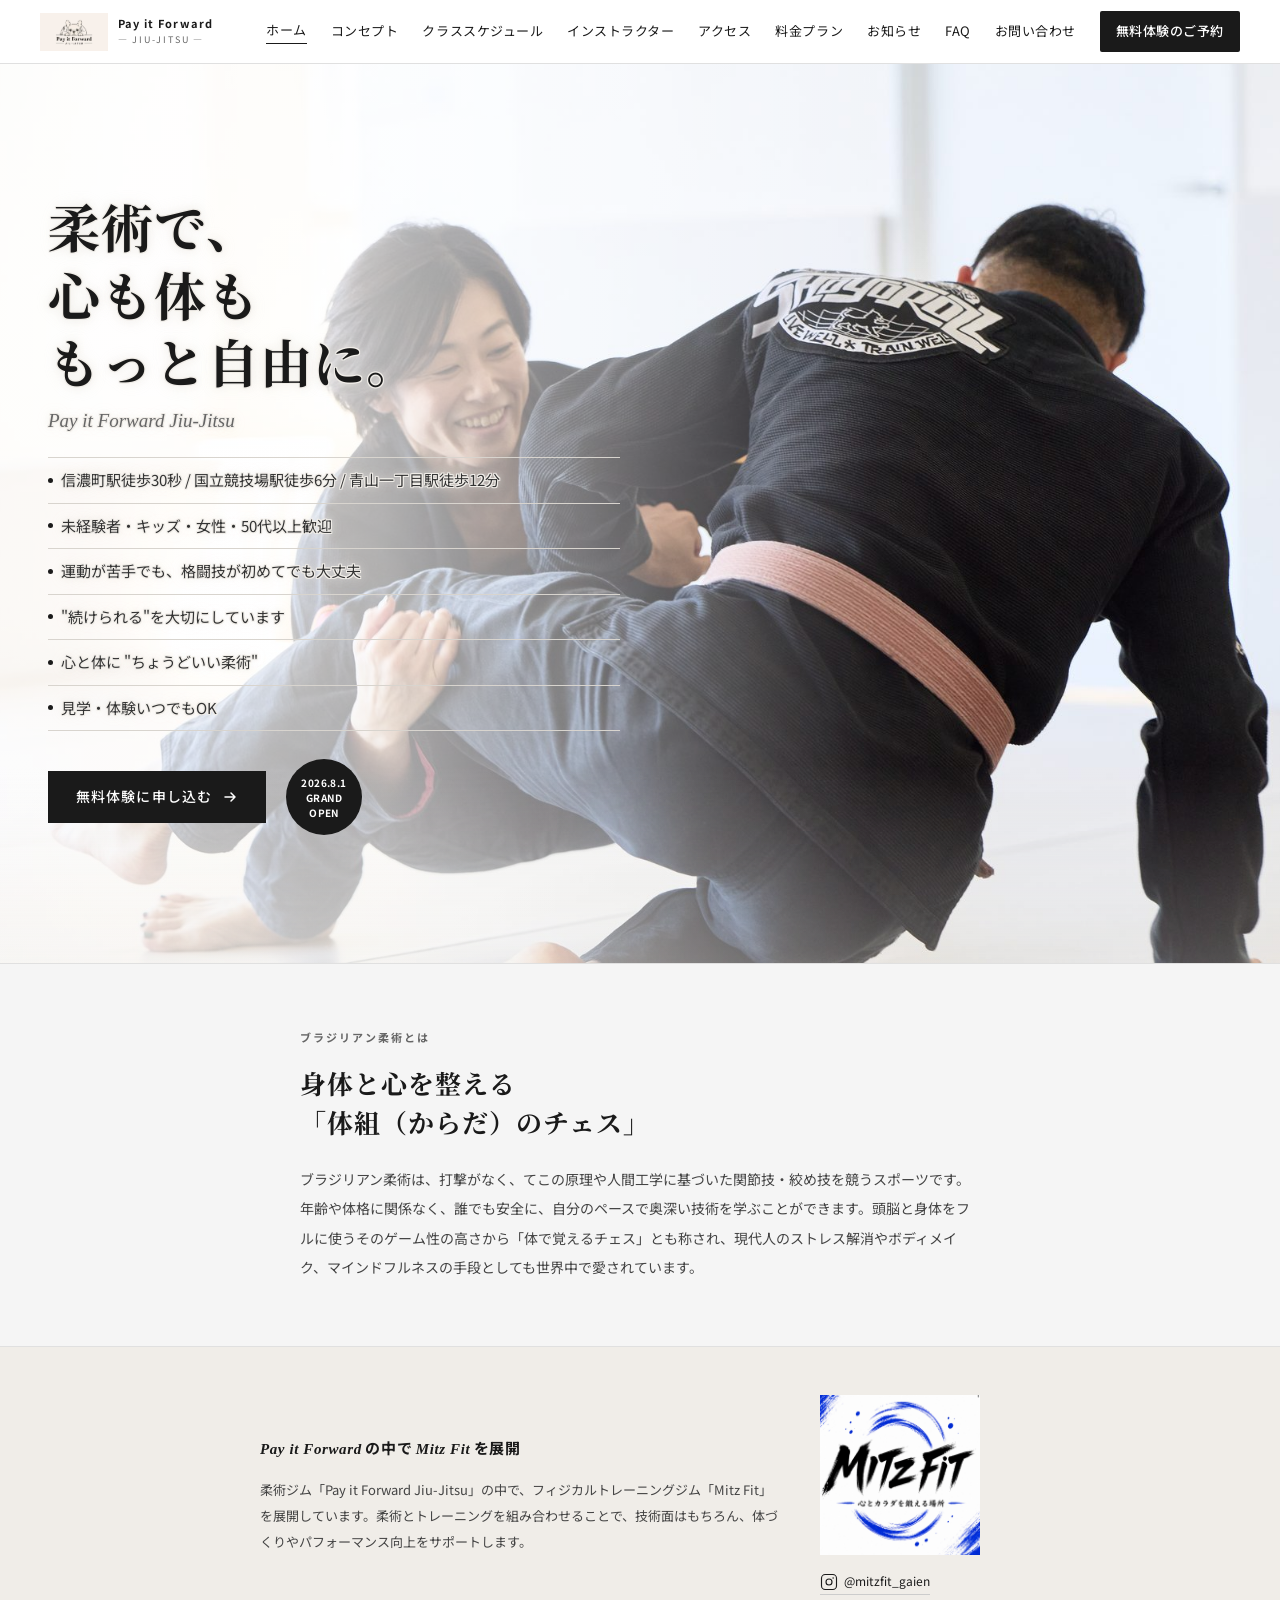
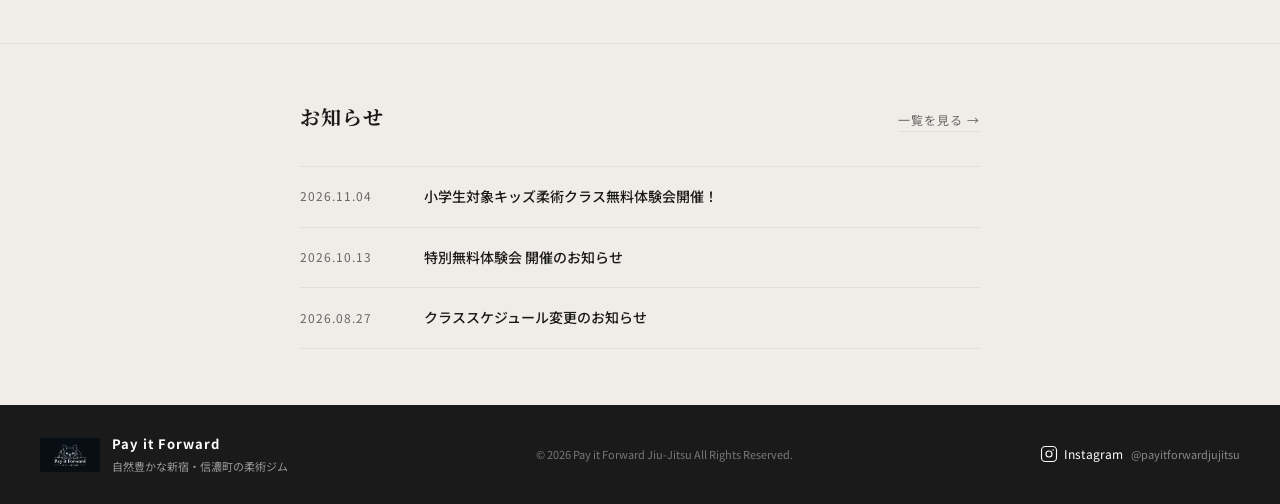
<file: index.html>
<!DOCTYPE html>
<html lang="ja">
<head>
    <meta charset="UTF-8">
  <meta name="color-scheme" content="light">
  <meta name="viewport" content="width=device-width, initial-scale=1.0">
  <meta name="description" content="東京都新宿区信濃町にあるブラジリアン柔術道場。初心者・女性・キッズ・50代以上歓迎。無料体験随時受付中。信濃町駅徒歩30秒。">
  <meta name="keywords" content="ブラジリアン柔術,柔術,信濃町,新宿,道場,初心者,女性,キッズ,体験,Pay it Forward">
  <meta name="robots" content="index, follow">
  <title>Pay it Forward JIU-JITSU｜東京・信濃町のブラジリアン柔術道場</title>

  <!-- OGP -->
  <meta property="og:type" content="website">
  <meta property="og:title" content="Pay it Forward JIU-JITSU｜東京・信濃町のブラジリアン柔術道場">
  <meta property="og:description" content="東京都新宿区信濃町にあるブラジリアン柔術道場。初心者・女性・キッズ・50代以上歓迎。無料体験随時受付中。信濃町駅徒歩30秒。">
  <meta property="og:url" content="https://payitforwardjiujitsu.com/">
  <meta property="og:image" content="https://payitforwardjiujitsu.com/logo.png">
  <meta property="og:site_name" content="Pay it Forward JIU-JITSU">
  <meta property="og:locale" content="ja_JP">

  <!-- Twitter Card -->
  <meta name="twitter:card" content="summary">
  <meta name="twitter:title" content="Pay it Forward JIU-JITSU｜東京・信濃町のブラジリアン柔術道場">
  <meta name="twitter:description" content="東京都新宿区信濃町にあるブラジリアン柔術道場。初心者・女性・キッズ・50代以上歓迎。無料体験随時受付中。信濃町駅徒歩30秒。">
  <meta name="twitter:image" content="https://payitforwardjiujitsu.com/logo.png">

  <link rel="canonical" href="https://payitforwardjiujitsu.com/">

  <!-- Favicon -->
  <link rel="icon" type="image/png" href="logo.png">
  <link rel="apple-touch-icon" href="logo.png">

  <!-- 表示速度最適化 -->
  <link rel="preconnect" href="https://fonts.googleapis.com">
  <link rel="preconnect" href="https://fonts.gstatic.com" crossorigin>
  <link rel="dns-prefetch" href="https://fonts.googleapis.com">
  <script type="application/ld+json">
  {
    "@context": "https://schema.org",
    "@type": "SportsActivityLocation",
    "name": "Pay it Forward JIU-JITSU",
    "description": "東京都新宿区信濃町のブラジリアン柔術道場。初心者・女性・キッズ・50代以上歓迎。",
    "url": "https://payitforwardjiujitsu.com/",
    "telephone": "",
    "email": "payitforwardjiujitsu@gmail.com",
    "address": {
      "@type": "PostalAddress",
      "streetAddress": "南元町19-2 信濃町外苑ビル201",
      "addressLocality": "新宿区",
      "addressRegion": "東京都",
      "postalCode": "160-0012",
      "addressCountry": "JP"
    },
    "openingHours": ["Mo-Fr 10:00-22:00", "Sa-Su 09:00-18:00"],
    "sameAs": [
      "https://www.instagram.com/payitforwardjiujitsu"
    ]
  }
  </script>

  <link rel="stylesheet" href="common.css">
  <style>
    /* ===== HERO =====
       ※Safari対策：.heroにflexを使わず、位置指定も inset ではなく top/right/bottom/left の
         個別指定にしている。ここを inset や flex に戻すと iOS Safari で左右分割に崩れる。 */
    .hero {
      position: relative;
      min-height: clamp(560px, 42vw, 760px);
      background: #f0ede8;
      overflow: hidden;
      padding: 72px 0;
    }

    /* PCは写真を画面いっぱい・左端まで見せる。文字の裏に敷き物は置かない */
    .hero-slider {
      position: absolute;
      top: 0;
      right: 0;
      bottom: 0;
      left: 0;
      width: 100%;
      height: 100%;
      overflow: hidden;
    }

    /* 下端のなじませ＋文字の範囲に白のもや（左が濃く、右に向かって消える） */
    .hero-veil {
      position: absolute;
      top: 0;
      right: 0;
      bottom: 0;
      left: 0;
      z-index: 1;
      pointer-events: none;
      background:
        linear-gradient(180deg, rgba(240,237,232,0) 78%, rgba(240,237,232,0.30) 100%),
        linear-gradient(90deg,
          rgba(255,255,255,0.72) 0%,
          rgba(255,255,255,0.66) 30%,
          rgba(255,255,255,0.44) 46%,
          rgba(255,255,255,0.20) 60%,
          rgba(255,255,255,0.05) 68%,
          rgba(255,255,255,0) 76%);
    }

    .hero-img {
      position: absolute;
      top: 0;
      right: 0;
      bottom: 0;
      left: 0;
      width: 100%;
      height: 100%;
      object-fit: cover;
      object-position: center 35%;
      opacity: 0;
      transition: opacity 1s ease-in-out;
    }

    /* ▼▼ 写真ごとの表示位置（調整はここだけ触ればOK） ▼▼
       PC・タブレット：上下が切れるので「縦位置」。数字が小さいほど写真の上側が見える
       スマホ縦：左右が切れるので「横位置」。数字が小さいほど写真の左側が見える */
    @media (min-width: 769px) {
      .hero-img[src="hero5.jpg"] { object-position: center 55%; } /* 道場全景 */
      .hero-img[src="hero1.jpg"] { object-position: center 35%; } /* 拳合わせ */
      .hero-img[src="hero2.jpg"] { object-position: center 40%; } /* スパーリング */
      .hero-img[src="hero3.jpg"] { object-position: center 45%; } /* 指導風景 */
      .hero-img[src="hero4.jpg"] { object-position: center 45%; } /* 窓辺の3人 */
    }

    @media (max-width: 768px) {
      .hero-img[src="hero5.jpg"] { object-position: 60% center; }
      .hero-img[src="hero1.jpg"] { object-position: 50% center; }
      .hero-img[src="hero2.jpg"] { object-position: 55% center; }
      .hero-img[src="hero3.jpg"] { object-position: 55% center; }
      .hero-img[src="hero4.jpg"] { object-position: 50% center; }
    }
    /* ▲▲ 写真ごとの表示位置ここまで ▲▲ */

    /* PC(1025px以上)のみ：小さい文字を読みやすいサイズに上げる */
    @media (min-width: 1025px) {
      .hero .hero-content { max-width: 620px; }
      .hero .hero-features li {
        font-size: 15px;
        color: #333;
        padding: 11px 0;
      }
      .hero .hero-sub-en { font-size: 19px; }
    }

    /* 769px以上（スマホ横向き・タブレット・PC）のみ：敷き物が無いぶん、黒文字をクリーム色(#f0ede8)の1pxフチ＋淡い光で浮かせる */
    @media (min-width: 769px) {
      .hero-heading {
        text-shadow:
          1px 0 0 #f0ede8, -1px 0 0 #f0ede8, 0 1px 0 #f0ede8, 0 -1px 0 #f0ede8,
          1px 1px 0 #f0ede8, -1px -1px 0 #f0ede8, 1px -1px 0 #f0ede8, -1px 1px 0 #f0ede8,
          0 0 8px rgba(240,237,232,0.95), 0 0 18px rgba(240,237,232,0.75);
      }
      .hero-sub-en,
      .hero-features li,
      .hero-info-item {
        text-shadow:
          1px 0 0 #f0ede8, -1px 0 0 #f0ede8, 0 1px 0 #f0ede8, 0 -1px 0 #f0ede8,
          1px 1px 0 #f0ede8, -1px -1px 0 #f0ede8, 1px -1px 0 #f0ede8, -1px 1px 0 #f0ede8,
          0 0 6px rgba(240,237,232,0.95), 0 0 14px rgba(240,237,232,0.8);
      }
    }

    .hero-img.is-active { opacity: 1; }
    .hero-img.is-hidden { display: none; }

    /* 動きを減らす設定のユーザーはフェードなし（1枚目固定はJS側で制御） */
    @media (prefers-reduced-motion: reduce) {
      .hero-img { transition: none; }
    }

    .hero-content {
      position: relative;
      z-index: 2;
      background: transparent; /* 写真の上に乗るので必ず透明。ベタ塗りにしないこと */
      padding: 56px 0 56px 48px;
      max-width: 500px;
    }

    .hero-heading {
      font-family: var(--font-serif);
      font-size: 52px;
      font-weight: 700;
      line-height: 1.3;
      letter-spacing: 0.02em;
      margin-bottom: 10px;
    }

    .hero-sub-en {
      font-family: 'Georgia', serif;
      font-size: 17px;
      font-style: italic;
      color: var(--gray-text);
      margin-bottom: 20px;
    }


    .hero-features {
      list-style: none;
      margin-bottom: 28px;
    }

    .hero-features li {
      font-size: 13px;
      color: #444;
      padding: 9px 0;
      border-bottom: 1px solid #d8d4ce;
      display: flex;
      align-items: center;
      gap: 8px;
      line-height: 1.5;
    }

    .hero-features li:first-child { border-top: 1px solid #d8d4ce; }

    .hero-features li::before {
      content: "";
      display: inline-block;
      width: 5px;
      height: 5px;
      border-radius: 50%;
      background: var(--black);
      flex-shrink: 0;
    }

    .hero-info {
      display: grid;
      grid-template-columns: 1fr 1fr;
      gap: 8px 12px;
      margin-bottom: 32px;
    }

    .hero-info-item {
      display: flex;
      align-items: center;
      gap: 6px;
      font-size: 12px;
      color: #555;
    }

    .hero-actions {
      display: flex;
      align-items: center;
      gap: 20px;
    }

    .hero-badge {
      width: 76px;
      height: 76px;
      border-radius: 50%;
      background: var(--black);
      color: var(--white);
      display: flex;
      flex-direction: column;
      align-items: center;
      justify-content: center;
      font-size: 10px;
      font-weight: 700;
      line-height: 1.5;
      text-align: center;
      letter-spacing: 0.04em;
      flex-shrink: 0;
    }

    /* ===== FEATURES ===== */
    .features {
      padding: 56px 40px;
      border-top: 1px solid var(--gray-mid);
    }

    .features-title {
      font-family: var(--font-serif);
      font-size: 18px;
      font-weight: 700;
      text-align: center;
      margin-bottom: 40px;
      letter-spacing: 0.06em;
    }

    .features-list {
      list-style: none;
      max-width: 400px;
      margin: 0 auto;
    }

    .features-list li {
      font-size: 15px;
      font-weight: 500;
      letter-spacing: 0.04em;
      padding: 14px 0;
      border-bottom: 1px solid var(--gray-mid);
      display: flex;
      align-items: center;
      gap: 12px;
    }

    .features-list li::before {
      content: "";
      display: inline-block;
      width: 6px;
      height: 6px;
      background: var(--black);
      border-radius: 50%;
      flex-shrink: 0;
    }

    .features-list li:first-child {
      border-top: 1px solid var(--gray-mid);
    }

    /* ===== TABLET / スマホ横向き（769〜1024px：PCと同じ全面表示。文字の幅だけ狭める） ===== */
    @media (max-width: 1024px) {
      .hero {
        min-height: clamp(420px, 52vw, 620px);
      }

      .hero-content {
        padding: 40px 0 40px 28px;
        max-width: 400px;
      }

      .hero-heading { font-size: 36px; }
      .hero-features li { font-size: 12px; padding: 7px 0; }
      .features { padding: 48px 24px; }
      .features-grid { gap: 28px; }
    }

    /* ===== SP ===== */
    @media (max-width: 768px) {
      .hero {
        min-height: auto;
        padding: 0;
      }

      /* SPは全面敷きをやめて、画像→テキストの縦並びに戻す */
      .hero-slider {
        position: relative;
        top: auto;
        right: auto;
        bottom: auto;
        left: auto;
        width: 100%;
        height: 280px;
      }

      .hero-img { object-position: center center; }
      .hero-veil { display: none; }

      .hero-content {
        padding: 36px 20px;
        max-width: 100%;
      }

      .hero-heading { font-size: 36px; }
      .hero-sub-en { font-size: 14px; }

      .hero-info {
        grid-template-columns: 1fr;
        gap: 8px;
      }

      .hero-actions { flex-wrap: wrap; }

      .features { padding: 40px 20px; }
      .features-grid { gap: 20px; }
      .feature-item { min-width: 72px; }
    }

    @media (max-width: 480px) {
      .hero-heading { font-size: 30px; }
      .features-grid {
        display: grid;
        grid-template-columns: repeat(3, 1fr);
        gap: 16px 8px;
      }
    }

    /* ===== NEWS (TOP) ===== */
    .news-top-wrap {
      background: #f0ede8;
      border-top: 1px solid var(--gray-mid);
    }

    .news-top {
      padding: 56px 40px;
      max-width: 760px;
      margin: 0 auto;
    }

    .news-top-header {
      display: flex;
      align-items: baseline;
      justify-content: space-between;
      margin-bottom: 32px;
    }

    .news-top-title {
      font-family: var(--font-serif);
      font-size: 20px;
      font-weight: 700;
      letter-spacing: 0.06em;
    }

    .news-top-more {
      font-size: 12px;
      letter-spacing: 0.08em;
      color: var(--gray-text);
      border-bottom: 1px solid var(--gray-mid);
      padding-bottom: 1px;
      transition: opacity 0.2s;
    }

    .news-top-more:hover { opacity: 0.6; }

    .news-top-list { list-style: none; }

    .news-top-item a {
      display: grid;
      grid-template-columns: 100px 1fr;
      gap: 24px;
      align-items: center;
      padding: 18px 0;
      border-bottom: 1px solid var(--gray-mid);
      transition: opacity 0.2s;
    }

    .news-top-item:first-child a { border-top: 1px solid var(--gray-mid); }
    .news-top-item a:hover { opacity: 0.55; }

    .news-top-date {
      font-size: 12px;
      color: var(--gray-text);
      letter-spacing: 0.08em;
      white-space: nowrap;
    }

    .news-top-name {
      font-size: 14px;
      font-weight: 500;
      color: var(--black);
    }

    @media (max-width: 768px) {
      .news-top { padding: 40px 20px; }
      .news-top-item a {
        grid-template-columns: 1fr;
        gap: 5px;
        padding: 16px 0;
      }
      .news-top-item:first-child a { border-top: 1px solid var(--gray-mid); }
    }

    /* ===== BJJ SECTION ===== */
    .bjj-section {
      padding: 64px 40px;
      border-top: 1px solid var(--gray-mid);
      background: var(--gray-light);
    }

    .bjj-inner {
      max-width: 680px;
      margin: 0 auto;
    }

    .bjj-eyebrow {
      font-size: 11px;
      font-weight: 700;
      letter-spacing: 0.18em;
      color: var(--gray-text);
      margin-bottom: 16px;
      text-transform: uppercase;
    }

    .bjj-heading {
      font-family: var(--font-serif);
      font-size: 26px;
      font-weight: 700;
      line-height: 1.5;
      letter-spacing: 0.04em;
      margin-bottom: 24px;
    }

    .bjj-body {
      font-size: 14px;
      line-height: 2.1;
      color: #444;
    }

    @media (max-width: 768px) {
      .bjj-section { padding: 48px 20px; }
      .bjj-heading { font-size: 20px; }
    }

    /* ===== MITZ FIT TOP ===== */
    .mitzfit-top {
      border-top: 1px solid var(--gray-mid);
      padding: 48px 40px;
      background: #f0ede8;
    }

    .mitzfit-top-inner {
      max-width: 760px;
      margin: 0 auto;
      display: grid;
      grid-template-columns: 1fr 200px;
      gap: 40px;
      align-items: center;
    }

    .mitzfit-top-label {
      font-size: 15px;
      font-weight: 700;
      letter-spacing: 0.04em;
      margin-bottom: 14px;
    }

    .mitzfit-top-label em {
      font-family: 'Georgia', serif;
      font-style: italic;
    }

    .mitzfit-top-body {
      font-size: 13px;
      line-height: 2;
      color: #444;
    }

    .mitzfit-top-logo {
      display: flex;
      flex-direction: row;
      align-items: center;
      gap: 16px;
      flex-wrap: wrap;
    }

    .mitzfit-top-logo img {
      width: 160px;
      object-fit: contain;
    }

    @media (max-width: 768px) {
      .mitzfit-top { padding: 40px 20px; }
      .mitzfit-top-inner {
        grid-template-columns: 1fr;
        gap: 20px;
      }
      .mitzfit-top-logo { flex-direction: column; align-items: flex-start; gap: 10px; }
      .mitzfit-top-logo img { width: 160px; }
    }

    .mitzfit-ig {
      display: inline-flex;
      align-items: center;
      gap: 6px;
      font-size: 12px;
      color: var(--black);
      transition: opacity 0.2s;
      border-bottom: 1px solid #ccc;
      padding-bottom: 2px;
    }

    .mitzfit-ig:hover { opacity: 0.6; }
  </style>
</head>
<body>
  <div class="page-wrapper">

    <!-- HEADER -->
    <header class="site-header">
      <a href="index.html" class="site-logo">
        <img src="logo.png" alt="Pay it Forward Jiu-Jitsu ロゴ">
        <div><div class="logo-text">Pay it Forward</div><div class="logo-sub">— JIU-JITSU —</div></div>
      </a>
      <nav class="site-nav">
        <a href="index.html" class="active">ホーム</a>
        <a href="concept.html">コンセプト</a>
        <a href="schedule.html">クラススケジュール</a>
        <a href="instructor.html">インストラクター</a>
        <a href="access.html">アクセス</a>
        <a href="pricing.html">料金プラン</a>
        <a href="news.html">お知らせ</a>
        <a href="faq.html">FAQ</a>
        <a href="contact.html">お問い合わせ</a>
        <a href="contact.html" class="btn-cta">無料体験のご予約</a>
      </nav>
      <button class="hamburger" id="hamburger" aria-label="メニューを開く">
        <span></span><span></span><span></span>
      </button>
    </header>

    <!-- MOBILE MENU -->
    <div class="mobile-menu" id="mobileMenu">
      <a href="index.html">ホーム</a>
      <a href="concept.html">コンセプト</a>
      <a href="schedule.html">クラススケジュール</a>
      <a href="instructor.html">インストラクター</a>
      <a href="access.html">アクセス</a>
      <a href="pricing.html">料金プラン</a>
      <a href="news.html">お知らせ</a>
      <a href="faq.html">FAQ</a>
      <a href="contact.html">お問い合わせ</a>
      <a href="contact.html" class="btn-cta">無料体験のご予約</a>
    </div>

    <main>

      <!-- HERO -->
      <!-- BUILD-ID: hero-fullbleed-v11 -->
      <section class="hero" data-build="hero-fullbleed-v18">
        <div class="hero-slider" id="heroSlider">
          <!-- 表示順：道場全景 → 拳合わせ → スパーリング → 指導風景 → 窓辺の3人 -->
          <img src="hero5.jpg" alt="Pay it Forward JIU-JITSU の道場" class="hero-img hero-slide is-active">
          <img src="hero1.jpg" alt="柔術の練習風景" class="hero-img hero-slide">
          <img src="hero2.jpg" alt="" class="hero-img hero-slide">
          <img src="hero3.jpg" alt="" class="hero-img hero-slide">
          <img src="hero4.jpg" alt="" class="hero-img hero-slide">
        </div>
        <div class="hero-veil"></div>
        <div class="hero-content">
          <h1 class="hero-heading">柔術で、<br>心も体も<br>もっと自由に。</h1>
          <p class="hero-sub-en">Pay it Forward Jiu-Jitsu</p>
          <ul class="hero-features">
            <li>信濃町駅徒歩30秒 / 国立競技場駅徒歩6分 / 青山一丁目駅徒歩12分</li>
            <li>未経験者・キッズ・女性・50代以上歓迎</li>
            <li>運動が苦手でも、格闘技が初めてでも大丈夫</li>
            <li>"続けられる"を大切にしています</li>
            <li>心と体に "ちょうどいい柔術"</li>
            <li>見学・体験いつでもOK</li>
          </ul>

          <div class="hero-actions">
            <a href="contact.html" class="btn-primary">
              無料体験に申し込む
              <svg width="16" height="16" viewBox="0 0 16 16" fill="none"><path d="M3 8h10M9 4l4 4-4 4" stroke="#fff" stroke-width="1.5" stroke-linecap="round" stroke-linejoin="round"/></svg>
            </a>
            <div class="hero-badge">2026.8.1<br>GRAND<br>OPEN</div>
          </div>
        </div>
      </section>




      <!-- BJJ SECTION -->
      <section class="bjj-section">
        <div class="bjj-inner">
          <p class="bjj-eyebrow">ブラジリアン柔術とは</p>
          <h2 class="bjj-heading">身体と心を整える<br>「体組（からだ）のチェス」</h2>
          <p class="bjj-body">ブラジリアン柔術は、打撃がなく、てこの原理や人間工学に基づいた関節技・絞め技を競うスポーツです。年齢や体格に関係なく、誰でも安全に、自分のペースで奥深い技術を学ぶことができます。頭脳と身体をフルに使うそのゲーム性の高さから「体で覚えるチェス」とも称され、現代人のストレス解消やボディメイク、マインドフルネスの手段としても世界中で愛されています。</p>
        </div>
      </section>

      <!-- MITZ FIT -->
      <section class="mitzfit-top">
        <div class="mitzfit-top-inner">
          <div class="mitzfit-top-text">
            <p class="mitzfit-top-label"><em>Pay it Forward</em> の中で <em>Mitz Fit</em> を展開</p>
            <p class="mitzfit-top-body">柔術ジム「Pay it Forward Jiu-Jitsu」の中で、フィジカルトレーニングジム「Mitz Fit」を展開しています。柔術とトレーニングを組み合わせることで、技術面はもちろん、体づくりやパフォーマンス向上をサポートします。</p>
          </div>
          <div class="mitzfit-top-logo">
            <a href="https://mitzfittokyo.com/" target="_blank" rel="noopener" class="mitzfit-logo-link">
              <img src="5.jpg" loading="lazy" alt="Mitz Fit ロゴ">
            </a>
            <a href="https://www.instagram.com/mitzfit_gaien?igsh=MWZiM3Vud2s0aWNnYQ==" target="_blank" rel="noopener" class="mitzfit-ig">
              <svg width="18" height="18" viewBox="0 0 24 24" fill="none"><rect x="2" y="2" width="20" height="20" rx="5" stroke="#1a1a1a" stroke-width="1.5"/><circle cx="12" cy="12" r="4" stroke="#1a1a1a" stroke-width="1.5"/><circle cx="17.5" cy="6.5" r="1" fill="#1a1a1a"/></svg>
              @mitzfit_gaien
            </a>
          </div>
        </div>
      </section>

      <!-- NEWS -->
      <div class="news-top-wrap">
      <section class="news-top">
        <div class="news-top-header">
          <h2 class="news-top-title">お知らせ</h2>
          <a href="news.html" class="news-top-more">一覧を見る →</a>
        </div>
        <ul class="news-top-list" id="newsTopList">
          <li style="padding:20px 0;font-size:13px;color:var(--gray-text);">読み込み中...</li>
        </ul>
      </section>
      </div>

    </main>

    <!-- FOOTER -->
    <footer class="site-footer">
      <div class="footer-logo">
        <img src="logo.png" alt="ロゴ">
        <div>
          <div class="footer-logo-name">Pay it Forward</div>
          <div class="footer-logo-tagline">自然豊かな新宿・信濃町の柔術ジム</div>
        </div>
      </div>
      <div class="footer-copy">&copy; 2026 Pay it Forward Jiu-Jitsu All Rights Reserved.</div>
      <div class="footer-sns">
        <a href="https://www.instagram.com/payitforwardjiujitsu?igsh=d3Uzd296cXIxdXo=" target="_blank" rel="noopener">
          <svg width="18" height="18" viewBox="0 0 24 24" fill="none"><rect x="2" y="2" width="20" height="20" rx="5" stroke="white" stroke-width="1.5"/><circle cx="12" cy="12" r="4" stroke="white" stroke-width="1.5"/><circle cx="17.5" cy="6.5" r="1" fill="white"/></svg>
          Instagram
        </a>
        <span class="footer-sns-handle">@payitforwardjujitsu</span>
      </div>
    </footer>

  </div>

  <script src="news-data.js?v=20261104"></script>
  <script>
    // ===== ハンバーガー =====
    const ham = document.getElementById('hamburger');
    const menu = document.getElementById('mobileMenu');
    ham.addEventListener('click', function() {
      ham.classList.toggle('open');
      menu.classList.toggle('open');
      document.body.classList.toggle('menu-open');
    });
    menu.querySelectorAll('a').forEach(function(a) {
      a.addEventListener('click', function() {
        ham.classList.remove('open');
        menu.classList.remove('open');
        document.body.classList.remove('menu-open');
      });
    });

    // ===== お知らせデータ =====
    // データ本体は news-data.js にあります（3ページ共通・ここには書かない）

    // ===== TOP 最新3件表示 =====
    (function() {
      function fmt(s) {
        var d = new Date(s);
        return d.getFullYear() + '.' + String(d.getMonth()+1).padStart(2,'0') + '.' + String(d.getDate()).padStart(2,'0');
      }
      var data = NEWS_DATA.slice().sort(function(a,b){ return new Date(b.date) - new Date(a.date); });
      var list = document.getElementById('newsTopList');
      list.innerHTML = '';
      data.slice(0,3).forEach(function(item) {
        var li = document.createElement('li');
        li.className = 'news-top-item';
        li.innerHTML = '<a href="news-detail.html?id=' + item.id + '"><span class="news-top-date">' + fmt(item.date) + '</span><span class="news-top-name">' + item.title + '</span></a>';
        list.appendChild(li);
      });
    })();
  
    // ===== ヒーロースライドショー =====
    // hero1.jpg〜hero5.jpg のうち、読み込めたものだけを順に表示する。
    (function() {
      var INTERVAL = 3000; // 切替間隔ms（変更はここだけ）
      var slider = document.getElementById('heroSlider');
      if (!slider) return;

      var imgs = Array.prototype.slice.call(slider.querySelectorAll('.hero-slide'));
      if (!imgs.length) return;

      var reduce = window.matchMedia && window.matchMedia('(prefers-reduced-motion: reduce)').matches;
      var settled = 0;
      var current = 0; // 1枚目にis-activeが付いている前提

      function ok(img) { return !img.dataset.broken; }

      function fail(img) {
        img.dataset.broken = '1';
        img.classList.add('is-hidden');
        img.classList.remove('is-active');
      }

      function show(i) {
        if (current === i) return;
        if (current >= 0) imgs[current].classList.remove('is-active');
        imgs[i].classList.add('is-active');
        current = i;
      }

      function settle() {
        settled++;
        if (settled < imgs.length) return; // 全枚数の成否が確定してから判定

        var valid = imgs.filter(ok);
        if (!valid.length) return;
        if (!ok(imgs[current])) {          // 1枚目が無い場合は次の有効画像へ
          current = -1;
          show(imgs.indexOf(valid[0]));
        }
        if (reduce || valid.length < 2) return; // 動き抑制設定 or 有効1枚なら固定

        setInterval(function() {
          var next = current;
          do { next = (next + 1) % imgs.length; } while (!ok(imgs[next]) && next !== current);
          if (next !== current) show(next);
        }, INTERVAL);
      }

      imgs.forEach(function(img) {
        if (img.complete) {
          if (!img.naturalWidth) fail(img);
          settle();
        } else {
          img.addEventListener('load', settle);
          img.addEventListener('error', function() { fail(img); settle(); });
        }
      });
    })();
  </script>
</body>
</html>
</file>
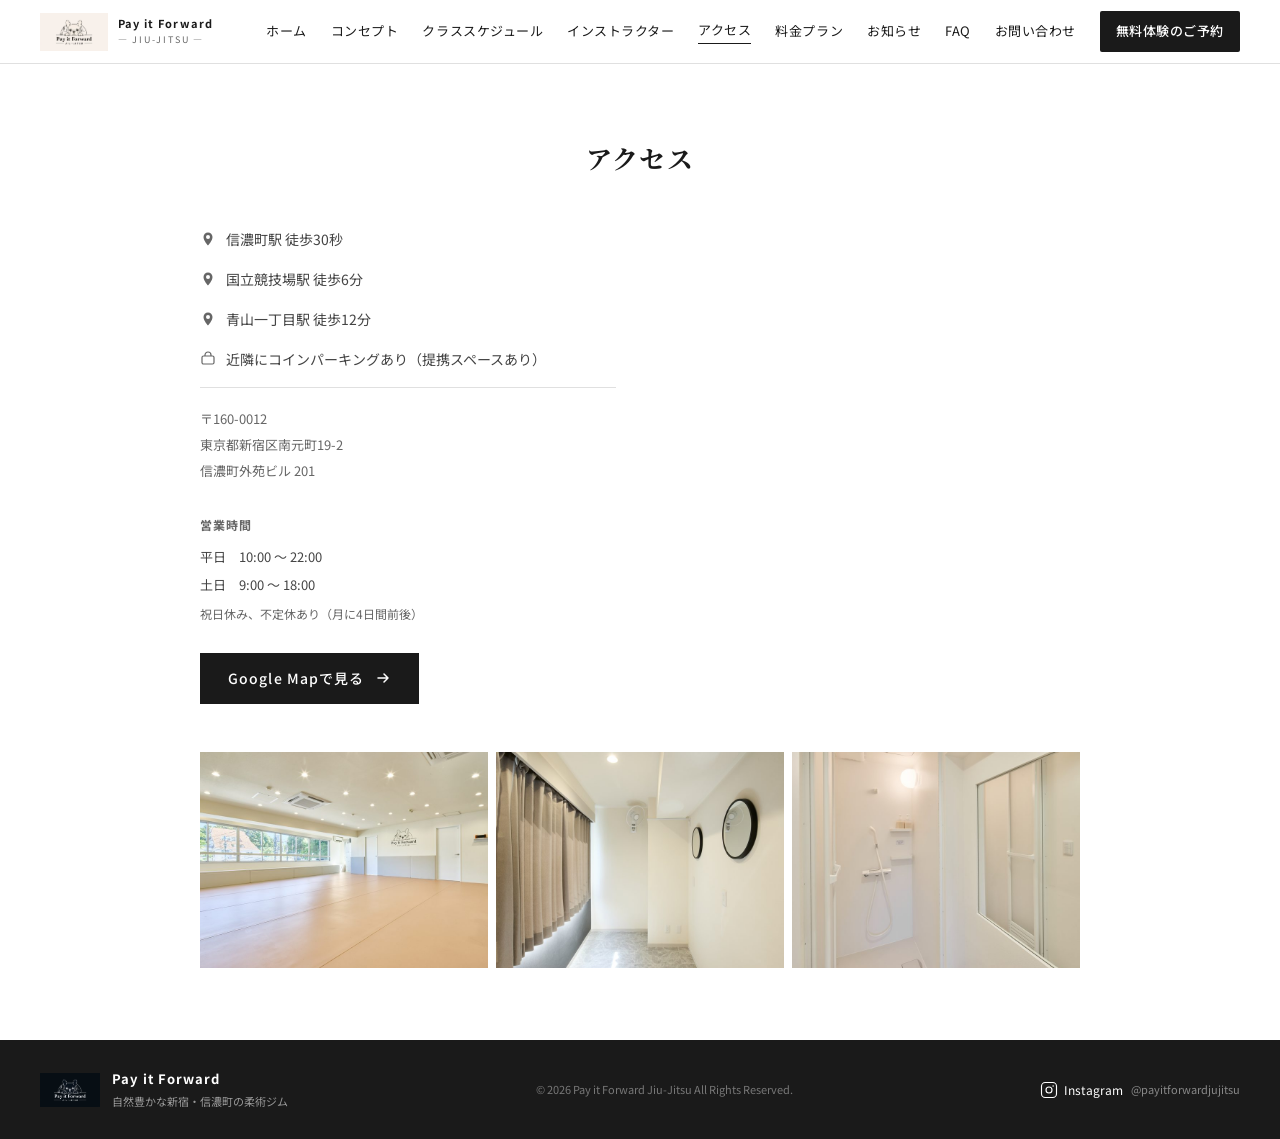
<file: access.html>
<!DOCTYPE html>
<html lang="ja">
<head>
    <meta charset="UTF-8">
  <meta name="color-scheme" content="light">
  <meta name="viewport" content="width=device-width, initial-scale=1.0">
  <meta name="description" content="東京都新宿区南元町19-2 信濃町外苑ビル201（Mitz Fit内）。信濃町駅徒歩30秒、国立競技場駅徒歩6分。営業時間：平日10:00〜22:00、土日9:00〜18:00。">
  <meta name="keywords" content="アクセス,信濃町,新宿区南元町,柔術,道場,地図,営業時間">
  <meta name="robots" content="index, follow">
  <title>アクセス｜Pay it Forward JIU-JITSU｜信濃町駅徒歩30秒</title>

  <!-- OGP -->
  <meta property="og:type" content="website">
  <meta property="og:title" content="アクセス｜Pay it Forward JIU-JITSU｜信濃町駅徒歩30秒">
  <meta property="og:description" content="東京都新宿区南元町19-2 信濃町外苑ビル201（Mitz Fit内）。信濃町駅徒歩30秒、国立競技場駅徒歩6分。営業時間：平日10:00〜22:00、土日9:00〜18:00。">
  <meta property="og:url" content="https://payitforwardjiujitsu.com/access.html">
  <meta property="og:image" content="https://payitforwardjiujitsu.com/logo.png">
  <meta property="og:site_name" content="Pay it Forward JIU-JITSU">
  <meta property="og:locale" content="ja_JP">

  <!-- Twitter Card -->
  <meta name="twitter:card" content="summary">
  <meta name="twitter:title" content="アクセス｜Pay it Forward JIU-JITSU｜信濃町駅徒歩30秒">
  <meta name="twitter:description" content="東京都新宿区南元町19-2 信濃町外苑ビル201（Mitz Fit内）。信濃町駅徒歩30秒、国立競技場駅徒歩6分。営業時間：平日10:00〜22:00、土日9:00〜18:00。">
  <meta name="twitter:image" content="https://payitforwardjiujitsu.com/logo.png">

  <link rel="canonical" href="https://payitforwardjiujitsu.com/access.html">

  <!-- Favicon -->
  <link rel="icon" type="image/png" href="logo.png">
  <link rel="apple-touch-icon" href="logo.png">

  <!-- 表示速度最適化 -->
  <link rel="preconnect" href="https://fonts.googleapis.com">
  <link rel="preconnect" href="https://fonts.gstatic.com" crossorigin>
  <link rel="dns-prefetch" href="https://fonts.googleapis.com">

  <link rel="stylesheet" href="common.css">
  <style>
    .access-section {
      padding: 72px 40px;
      max-width: 960px;
      margin: 0 auto;
    }

    /* 住所左・地図右 */
    .access-layout {
      display: grid;
      grid-template-columns: 1fr 1fr;
      gap: 48px;
      margin-bottom: 48px;
      align-items: start;
    }

    .access-info-item {
      display: flex;
      align-items: flex-start;
      gap: 10px;
      font-size: 14px;
      line-height: 1.7;
      margin-bottom: 16px;
      color: #444;
    }

    .access-info-item svg { flex-shrink: 0; margin-top: 3px; }

    .access-address {
      border-top: 1px solid var(--gray-mid);
      padding-top: 18px;
      margin-top: 8px;
      margin-bottom: 28px;
      font-size: 13px;
      color: var(--gray-text);
      line-height: 2;
    }

    /* 地図 */
    .access-map {
      width: 100%;
      aspect-ratio: 4/3;
      overflow: hidden;
      min-height: 280px;
    }

    .access-map img {
      width: 100%;
      height: 100%;
      object-fit: cover;
    }

    /* 施設写真 3枚 */
    .access-photos {
      display: grid;
      grid-template-columns: repeat(3, 1fr);
      gap: 8px;
    }

    .access-photos img {
      width: 100%;
      aspect-ratio: 4/3;
      object-fit: cover;
    }

    /* ===== TABLET ===== */
    @media (max-width: 1024px) {
      .access-section { padding: 56px 24px; }
      .access-layout { gap: 28px; }
    }

    /* ===== SP ===== */
    @media (max-width: 768px) {
      .access-section { padding: 40px 20px; }

      .access-layout {
        grid-template-columns: 1fr;
        gap: 28px;
        margin-bottom: 32px;
      }

      .access-map { aspect-ratio: 16/9; }
      .access-photos { gap: 6px; }
    }

    @media (max-width: 480px) {
      .access-photos {
        grid-template-columns: 1fr;
        gap: 8px;
      }
      .access-photos img { aspect-ratio: 16/9; }
    }
  </style>
</head>
<body>
  <div class="page-wrapper">

    <header class="site-header">
      <a href="index.html" class="site-logo">
        <img src="logo.png" alt="Pay it Forward Jiu-Jitsu ロゴ">
        <div><div class="logo-text">Pay it Forward</div><div class="logo-sub">— JIU-JITSU —</div></div>
      </a>
      <nav class="site-nav">
        <a href="index.html">ホーム</a>
        <a href="concept.html">コンセプト</a>
        <a href="schedule.html">クラススケジュール</a>
        <a href="instructor.html">インストラクター</a>
        <a href="access.html" class="active">アクセス</a>
        <a href="pricing.html">料金プラン</a>
        <a href="news.html">お知らせ</a>
        <a href="faq.html">FAQ</a>
        <a href="contact.html">お問い合わせ</a>
        <a href="contact.html" class="btn-cta">無料体験のご予約</a>
      </nav>
      <button class="hamburger" id="hamburger" aria-label="メニュー"><span></span><span></span><span></span></button>
    </header>

    <div class="mobile-menu" id="mobileMenu">
      <a href="index.html">ホーム</a>
      <a href="concept.html">コンセプト</a>
      <a href="schedule.html">クラススケジュール</a>
      <a href="instructor.html">インストラクター</a>
      <a href="access.html">アクセス</a>
      <a href="pricing.html">料金プラン</a>
      <a href="news.html">お知らせ</a>
      <a href="faq.html">FAQ</a>
      <a href="contact.html">お問い合わせ</a>
      <a href="contact.html" class="btn-cta">無料体験のご予約</a>
    </div>

    <main>
      <section class="access-section">
        <h1 class="section-title">アクセス</h1>

        <div class="access-layout">
          <div>
            <div class="access-info-item">
              <svg width="16" height="16" viewBox="0 0 16 16" fill="none"><path d="M8 1.5C5.52 1.5 3.5 3.52 3.5 6c0 3.75 4.5 8.5 4.5 8.5S12.5 9.75 12.5 6c0-2.48-2.02-4.5-4.5-4.5zM8 8a2 2 0 1 1 0-4 2 2 0 0 1 0 4z" fill="#666"/></svg>
              信濃町駅 徒歩30秒
            </div>
            <div class="access-info-item">
              <svg width="16" height="16" viewBox="0 0 16 16" fill="none"><path d="M8 1.5C5.52 1.5 3.5 3.52 3.5 6c0 3.75 4.5 8.5 4.5 8.5S12.5 9.75 12.5 6c0-2.48-2.02-4.5-4.5-4.5zM8 8a2 2 0 1 1 0-4 2 2 0 0 1 0 4z" fill="#666"/></svg>
              国立競技場駅 徒歩6分
            </div>
            <div class="access-info-item">
              <svg width="16" height="16" viewBox="0 0 16 16" fill="none"><path d="M8 1.5C5.52 1.5 3.5 3.52 3.5 6c0 3.75 4.5 8.5 4.5 8.5S12.5 9.75 12.5 6c0-2.48-2.02-4.5-4.5-4.5zM8 8a2 2 0 1 1 0-4 2 2 0 0 1 0 4z" fill="#666"/></svg>
              青山一丁目駅 徒歩12分
            </div>
            <div class="access-info-item">
              <svg width="16" height="16" viewBox="0 0 16 16" fill="none"><rect x="2" y="5" width="12" height="8" rx="1.5" stroke="#666" stroke-width="1.2"/><path d="M5 5V4a3 3 0 0 1 6 0v1" stroke="#666" stroke-width="1.2"/></svg>
              近隣にコインパーキングあり（提携スペースあり）
            </div>

            <div class="access-address">
              〒160-0012<br>
              東京都新宿区南元町19-2<br>
              信濃町外苑ビル 201<br>
            </div>

            <div style="margin-bottom:24px;font-size:13px;line-height:2.2;color:#444;"><div style="font-weight:700;font-size:12px;letter-spacing:0.08em;color:var(--gray-text);margin-bottom:4px;">営業時間</div>平日　10:00 〜 22:00<br>土日　9:00 〜 18:00<br><span style="font-size:12px;color:var(--gray-text);">祝日休み、不定休あり（月に4日間前後）</span></div>
            <a href="https://maps.google.com/maps?q=東京都新宿区南元町19-2+信濃町外苑ビル201" target="_blank" rel="noopener" class="btn-primary">
              Google Mapで見る
              <svg width="16" height="16" viewBox="0 0 16 16" fill="none"><path d="M3 8h10M9 4l4 4-4 4" stroke="#fff" stroke-width="1.5" stroke-linecap="round" stroke-linejoin="round"/></svg>
            </a>
          </div>

          <div class="access-map">
            <iframe
              src="https://maps.google.com/maps?q=%E6%9D%B1%E4%BA%AC%E9%83%BD%E6%96%B0%E5%AE%BF%E5%8C%BA%E5%8D%97%E5%85%83%E7%94%BA19-2+%E4%BF%A1%E6%BF%83%E7%94%BA%E5%A4%96%E8%8B%91%E3%83%93%E3%83%AB201&output=embed&z=17"
              width="100%"
              height="100%"
              style="border:0; display:block;"
              allowfullscreen=""
              loading="lazy"
              referrerpolicy="no-referrer-when-downgrade"
              title="Pay it Forward Jiu-Jitsu アクセスマップ">
            </iframe>
          </div>
        </div>

        <!-- 施設写真 -->
        <div class="access-photos">
          <!-- 9.jpg: 外観・入口 -->
          <img src="9.jpg" loading="lazy" alt="館内の様子">
          <!-- 10.jpg: 道場内部 -->
          <img src="10.jpg" loading="lazy" alt="道場内部">
          <!-- 11.jpg: 設備・ロッカー -->
          <img src="11.jpg" loading="lazy" alt="シャワールーム">
        </div>

      </section>
    </main>

    <footer class="site-footer">
      <div class="footer-logo">
        <img src="logo.png" alt="ロゴ">
        <div><div class="footer-logo-name">Pay it Forward</div><div class="footer-logo-tagline">自然豊かな新宿・信濃町の柔術ジム</div></div>
      </div>
      <div class="footer-copy">&copy; 2026 Pay it Forward Jiu-Jitsu All Rights Reserved.</div>
      <div class="footer-sns">
        <a href="#"><svg width="18" height="18" viewBox="0 0 24 24" fill="none"><rect x="2" y="2" width="20" height="20" rx="5" stroke="white" stroke-width="1.5"/><circle cx="12" cy="12" r="4" stroke="white" stroke-width="1.5"/><circle cx="17.5" cy="6.5" r="1" fill="white"/></svg>Instagram</a>
        <span class="footer-sns-handle">@payitforwardjujitsu</span>
      </div>
    </footer>

  </div>
  <script>
    var ham = document.getElementById('hamburger');
    var menu = document.getElementById('mobileMenu');
    ham.addEventListener('click', function() { ham.classList.toggle('open'); menu.classList.toggle('open'); document.body.classList.toggle('menu-open'); });
    menu.querySelectorAll('a').forEach(function(a) { a.addEventListener('click', function() { ham.classList.remove('open'); menu.classList.remove('open'); document.body.classList.remove('menu-open'); }); });
  </script>
</body>
</html>
</file>
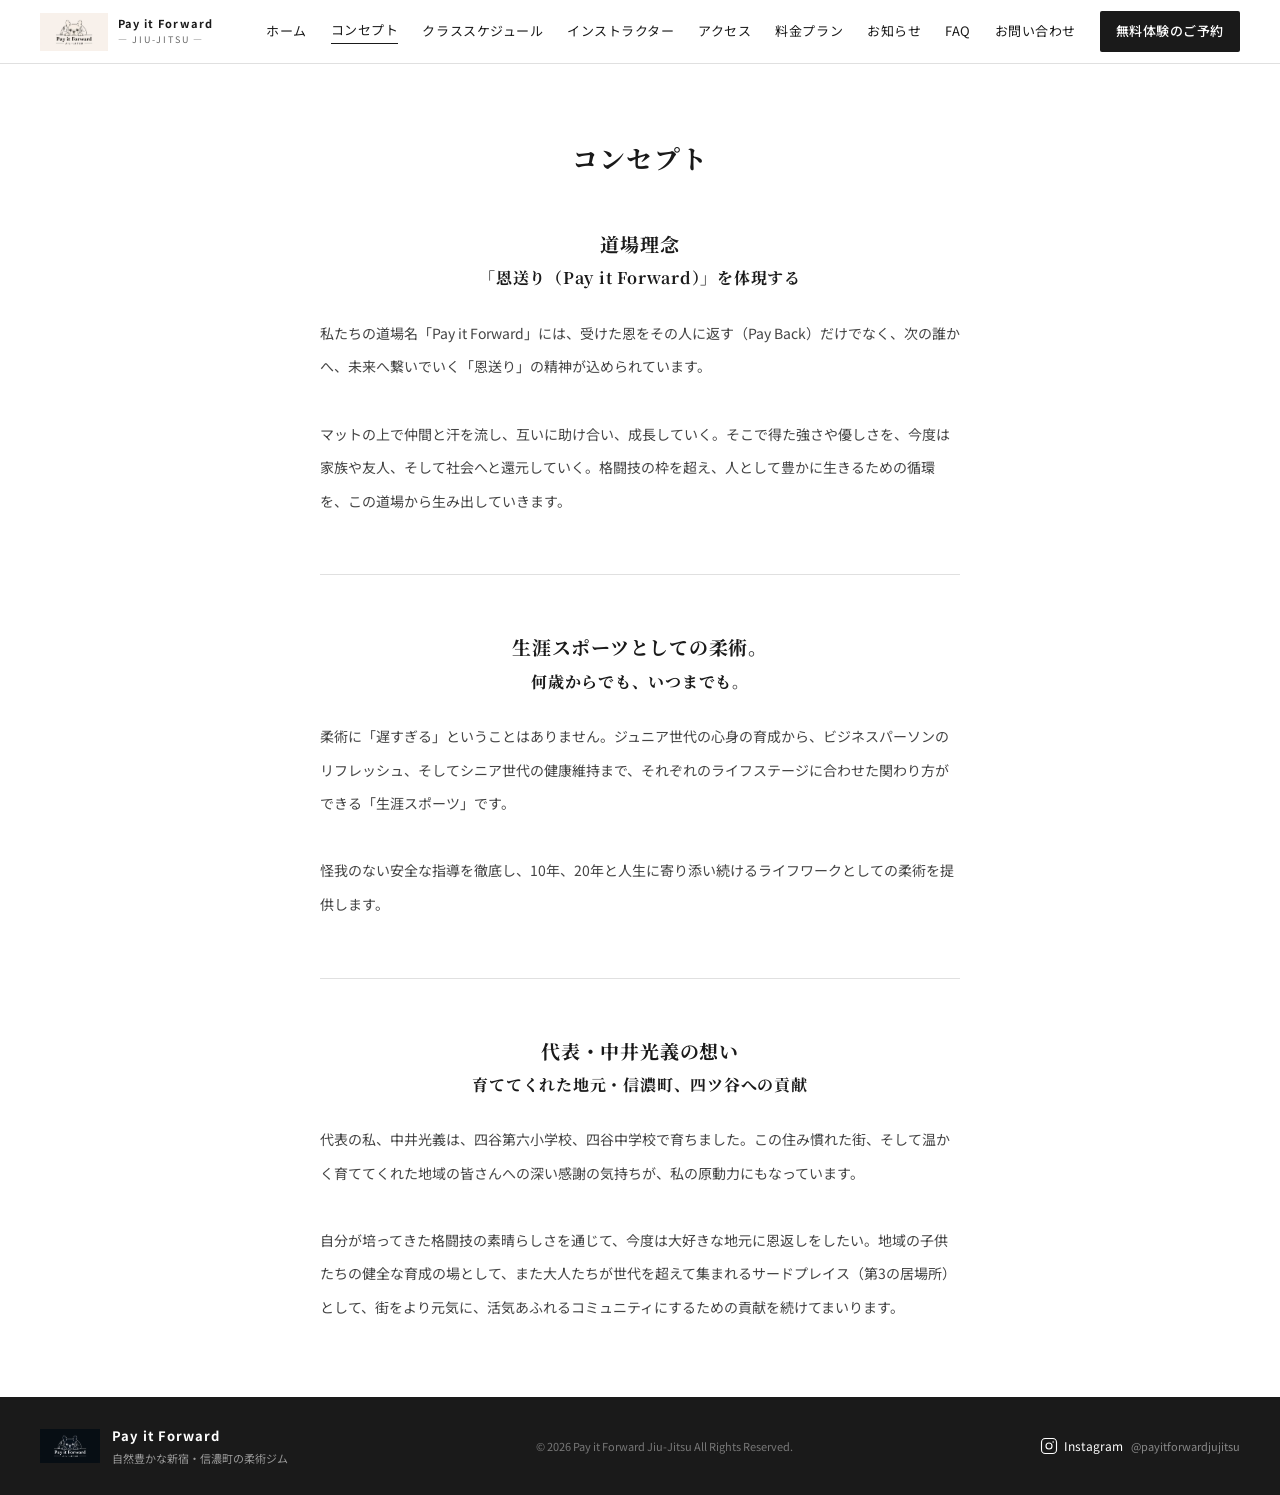
<file: concept.html>
<!DOCTYPE html>
<html lang="ja">
<head>
    <meta charset="UTF-8">
  <meta name="color-scheme" content="light">
  <meta name="viewport" content="width=device-width, initial-scale=1.0">
  <meta name="description" content="「恩送り」を道場理念に掲げるPay it Forward JIU-JITSUのコンセプト。生涯スポーツとしての柔術を、信濃町・四ツ谷の地域に根ざして提供します。">
  <meta name="keywords" content="柔術,コンセプト,恩送り,生涯スポーツ,信濃町,四ツ谷,中井光義">
  <meta name="robots" content="index, follow">
  <title>コンセプト｜Pay it Forward JIU-JITSU</title>

  <!-- OGP -->
  <meta property="og:type" content="website">
  <meta property="og:title" content="コンセプト｜Pay it Forward JIU-JITSU">
  <meta property="og:description" content="「恩送り」を道場理念に掲げるPay it Forward JIU-JITSUのコンセプト。生涯スポーツとしての柔術を、信濃町・四ツ谷の地域に根ざして提供します。">
  <meta property="og:url" content="https://payitforwardjiujitsu.com/concept.html">
  <meta property="og:image" content="https://payitforwardjiujitsu.com/logo.png">
  <meta property="og:site_name" content="Pay it Forward JIU-JITSU">
  <meta property="og:locale" content="ja_JP">

  <!-- Twitter Card -->
  <meta name="twitter:card" content="summary">
  <meta name="twitter:title" content="コンセプト｜Pay it Forward JIU-JITSU">
  <meta name="twitter:description" content="「恩送り」を道場理念に掲げるPay it Forward JIU-JITSUのコンセプト。生涯スポーツとしての柔術を、信濃町・四ツ谷の地域に根ざして提供します。">
  <meta name="twitter:image" content="https://payitforwardjiujitsu.com/logo.png">

  <link rel="canonical" href="https://payitforwardjiujitsu.com/concept.html">

  <!-- Favicon -->
  <link rel="icon" type="image/png" href="logo.png">
  <link rel="apple-touch-icon" href="logo.png">

  <!-- 表示速度最適化 -->
  <link rel="preconnect" href="https://fonts.googleapis.com">
  <link rel="preconnect" href="https://fonts.gstatic.com" crossorigin>
  <link rel="dns-prefetch" href="https://fonts.googleapis.com">

  <link rel="stylesheet" href="common.css">
  <style>
    .concept-section {
      padding: 72px 40px;
      max-width: 1080px;
      margin: 0 auto;
    }

    .concept-block {
      max-width: 640px;
      margin: 0 auto 56px;
      padding-bottom: 56px;
      border-bottom: 1px solid var(--gray-mid);
      text-align: center;
    }

    .concept-block:last-child {
      border-bottom: none;
      margin-bottom: 0;
      padding-bottom: 0;
    }

    .concept-block-title-sub {
      font-size: 16px;
      font-weight: 700;
    }

    .concept-block-title {
      font-family: var(--font-serif);
      font-size: 19px;
      font-weight: 700;
      line-height: 1.7;
      letter-spacing: 0.04em;
      margin-bottom: 24px;
    }

    .concept-block-body {
      font-size: 14px;
      line-height: 2.4;
      color: #444;
      text-align: left;
      display: inline-block;
      text-align-last: left;
    }

    /* ===== TABLET ===== */
    @media (max-width: 1024px) {
      .concept-section { padding: 56px 24px; }
      .concept-block-title-sub {
      font-size: 16px;
      font-weight: 700;
    }

    .concept-block-title { font-size: 18px; }
    }

    /* ===== SP ===== */
    @media (max-width: 768px) {
      .concept-section { padding: 40px 20px; }
      .concept-block { margin-bottom: 44px; padding-bottom: 44px; }
      .concept-block-title-sub {
      font-size: 16px;
      font-weight: 700;
    }

    .concept-block-title { font-size: 16px; }
      .concept-block-body { font-size: 13px; line-height: 2.2; }
    }
  </style>
</head>
<body>
  <div class="page-wrapper">

    <header class="site-header">
      <a href="index.html" class="site-logo">
        <img src="logo.png" alt="Pay it Forward Jiu-Jitsu ロゴ">
        <div><div class="logo-text">Pay it Forward</div><div class="logo-sub">— JIU-JITSU —</div></div>
      </a>
      <nav class="site-nav">
        <a href="index.html">ホーム</a>
        <a href="concept.html" class="active">コンセプト</a>
        <a href="schedule.html">クラススケジュール</a>
        <a href="instructor.html">インストラクター</a>
        <a href="access.html">アクセス</a>
        <a href="pricing.html">料金プラン</a>
        <a href="news.html">お知らせ</a>
        <a href="faq.html">FAQ</a>
        <a href="contact.html">お問い合わせ</a>
        <a href="contact.html" class="btn-cta">無料体験のご予約</a>
      </nav>
      <button class="hamburger" id="hamburger" aria-label="メニュー"><span></span><span></span><span></span></button>
    </header>

    <div class="mobile-menu" id="mobileMenu">
      <a href="index.html">ホーム</a>
      <a href="concept.html">コンセプト</a>
      <a href="schedule.html">クラススケジュール</a>
      <a href="instructor.html">インストラクター</a>
      <a href="access.html">アクセス</a>
      <a href="pricing.html">料金プラン</a>
      <a href="news.html">お知らせ</a>
      <a href="faq.html">FAQ</a>
      <a href="contact.html">お問い合わせ</a>
      <a href="contact.html" class="btn-cta">無料体験のご予約</a>
    </div>

    <main>
      <section class="concept-section">
        <h1 class="section-title">コンセプト</h1>

        <div class="concept-block">
          <h3 class="concept-block-title">道場理念<br><span class="concept-block-title-sub">「恩送り（Pay it Forward）」を体現する</span></h3>
          <p class="concept-block-body">私たちの道場名「Pay it Forward」には、受けた恩をその人に返す（Pay Back）だけでなく、次の誰かへ、未来へ繋いでいく「恩送り」の精神が込められています。<br><br>マットの上で仲間と汗を流し、互いに助け合い、成長していく。そこで得た強さや優しさを、今度は家族や友人、そして社会へと還元していく。格闘技の枠を超え、人として豊かに生きるための循環を、この道場から生み出していきます。</p>
        </div>

        <div class="concept-block">
          <h3 class="concept-block-title">生涯スポーツとしての柔術。<br><span class="concept-block-title-sub">何歳からでも、いつまでも。</span></h3>
          <p class="concept-block-body">柔術に「遅すぎる」ということはありません。ジュニア世代の心身の育成から、ビジネスパーソンのリフレッシュ、そしてシニア世代の健康維持まで、それぞれのライフステージに合わせた関わり方ができる「生涯スポーツ」です。<br><br>怪我のない安全な指導を徹底し、10年、20年と人生に寄り添い続けるライフワークとしての柔術を提供します。</p>
        </div>

        <div class="concept-block">
          <h3 class="concept-block-title">代表・中井光義の想い<br><span class="concept-block-title-sub">育ててくれた地元・信濃町、四ツ谷への貢献</span></h3>
          <p class="concept-block-body">代表の私、中井光義は、四谷第六小学校、四谷中学校で育ちました。この住み慣れた街、そして温かく育ててくれた地域の皆さんへの深い感謝の気持ちが、私の原動力にもなっています。<br><br>自分が培ってきた格闘技の素晴らしさを通じて、今度は大好きな地元に恩返しをしたい。地域の子供たちの健全な育成の場として、また大人たちが世代を超えて集まれるサードプレイス（第3の居場所）として、街をより元気に、活気あふれるコミュニティにするための貢献を続けてまいります。</p>
        </div>

      </section>
    </main>

    <footer class="site-footer">
      <div class="footer-logo">
        <img src="logo.png" alt="ロゴ">
        <div><div class="footer-logo-name">Pay it Forward</div><div class="footer-logo-tagline">自然豊かな新宿・信濃町の柔術ジム</div></div>
      </div>
      <div class="footer-copy">&copy; 2026 Pay it Forward Jiu-Jitsu All Rights Reserved.</div>
      <div class="footer-sns">
        <a href="#"><svg width="18" height="18" viewBox="0 0 24 24" fill="none"><rect x="2" y="2" width="20" height="20" rx="5" stroke="white" stroke-width="1.5"/><circle cx="12" cy="12" r="4" stroke="white" stroke-width="1.5"/><circle cx="17.5" cy="6.5" r="1" fill="white"/></svg>Instagram</a>
        <span class="footer-sns-handle">@payitforwardjujitsu</span>
      </div>
    </footer>

  </div>
  <script>
    var ham = document.getElementById('hamburger');
    var menu = document.getElementById('mobileMenu');
    ham.addEventListener('click', function() { ham.classList.toggle('open'); menu.classList.toggle('open'); document.body.classList.toggle('menu-open'); });
    menu.querySelectorAll('a').forEach(function(a) { a.addEventListener('click', function() { ham.classList.remove('open'); menu.classList.remove('open'); document.body.classList.remove('menu-open'); }); });
  </script>
</body>
</html>
</file>
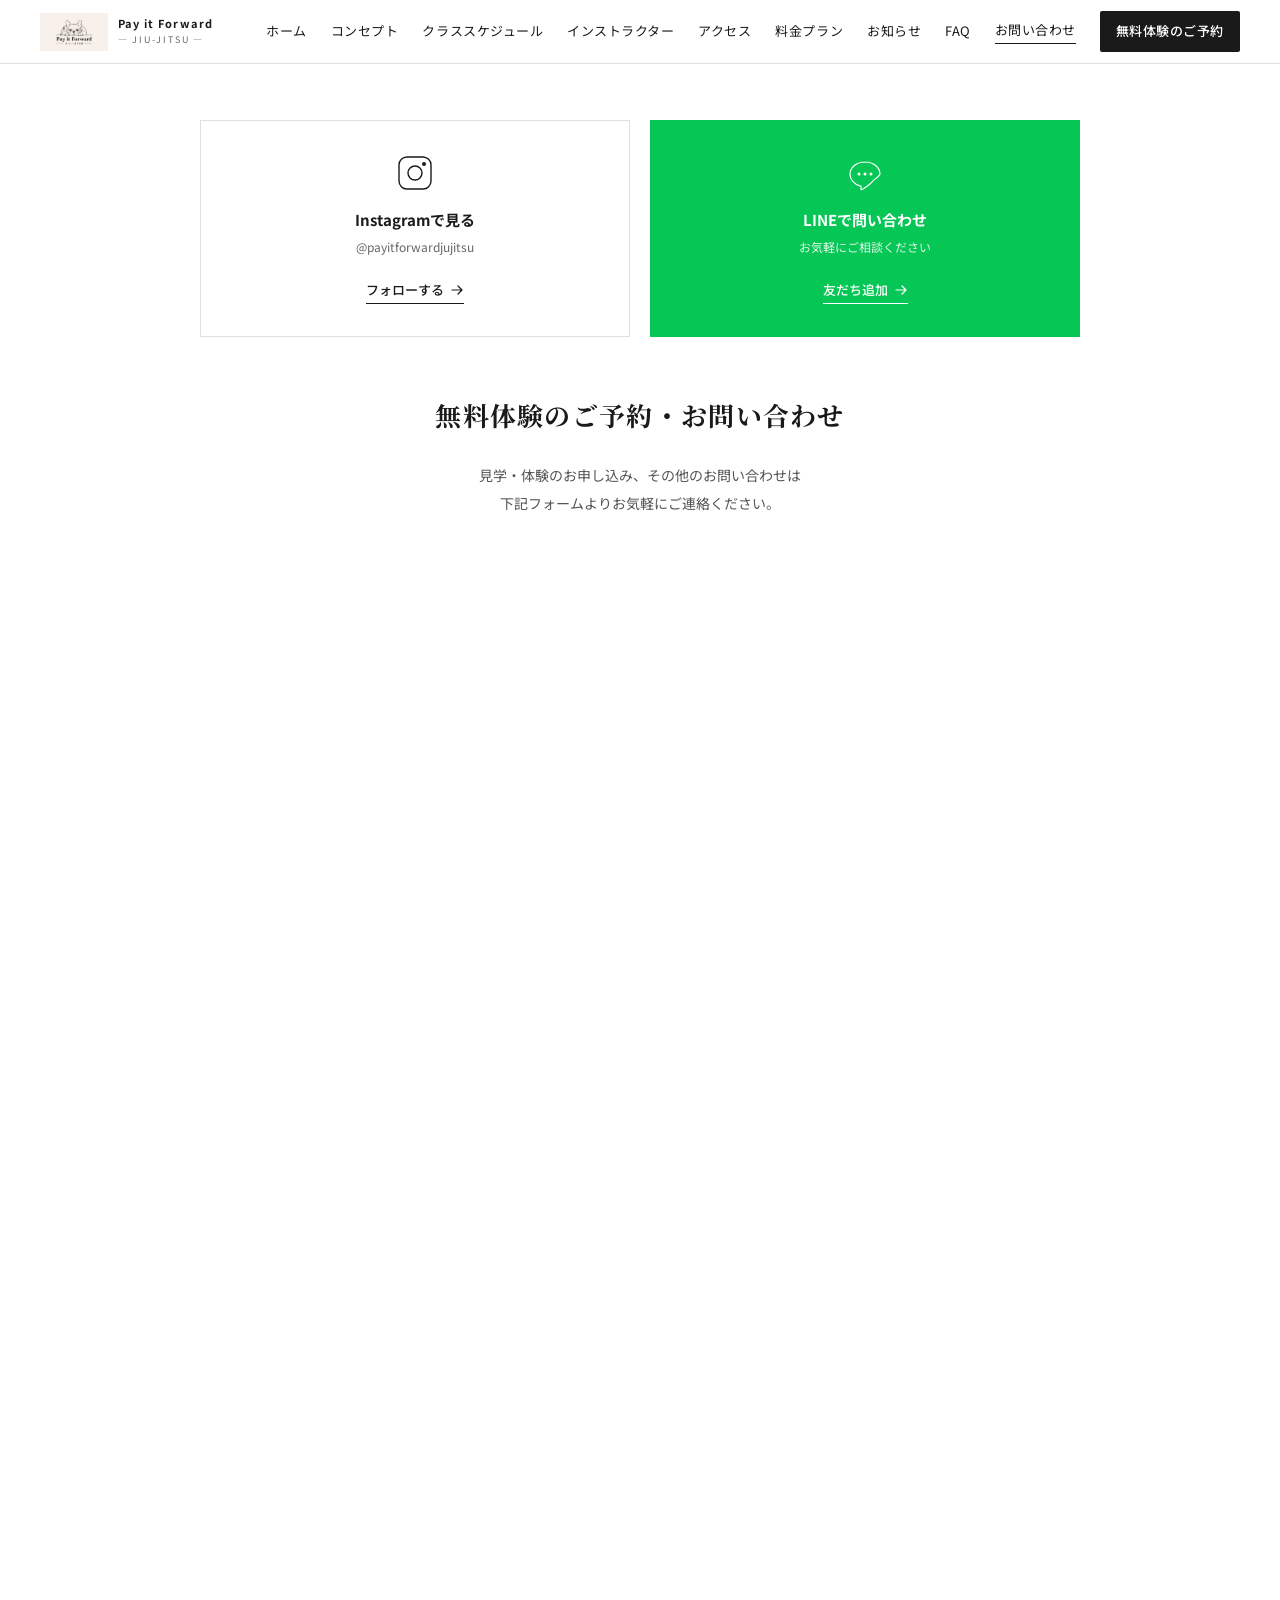
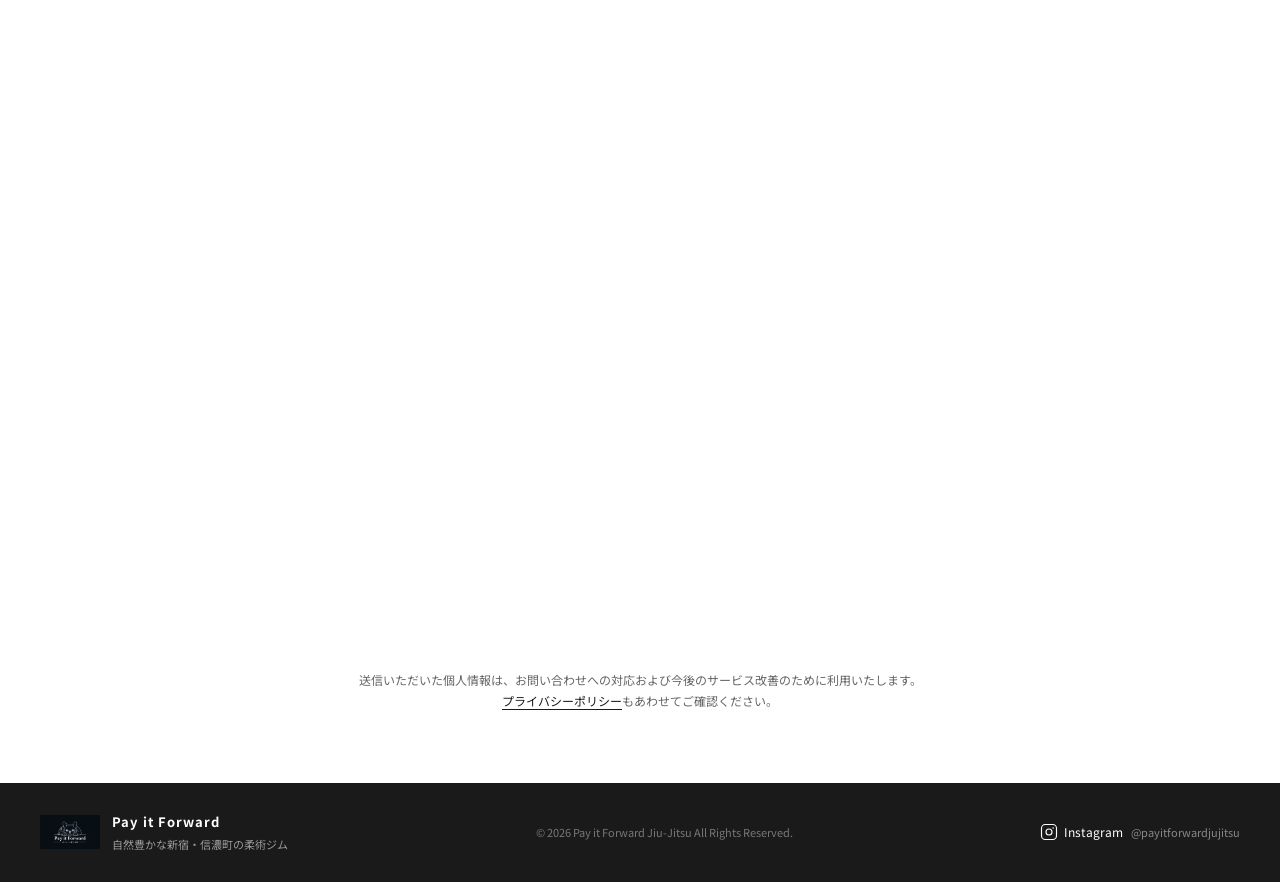
<file: contact.html>
<!DOCTYPE html>
<html lang="ja">
<head>
    <meta charset="UTF-8">
  <meta name="color-scheme" content="light">
  <meta name="viewport" content="width=device-width, initial-scale=1.0">
  <meta name="description" content="無料体験・見学のお申し込みはこちら。LINEまたはメールフォームで24時間受付中。初心者・女性・キッズ歓迎。">
  <meta name="keywords" content="お問い合わせ,無料体験,見学,申込み,柔術,信濃町,LINE">
  <meta name="robots" content="index, follow">
  <title>お問い合わせ・無料体験｜Pay it Forward JIU-JITSU</title>

  <!-- OGP -->
  <meta property="og:type" content="website">
  <meta property="og:title" content="お問い合わせ・無料体験｜Pay it Forward JIU-JITSU">
  <meta property="og:description" content="無料体験・見学のお申し込みはこちら。LINEまたはメールフォームで24時間受付中。初心者・女性・キッズ歓迎。">
  <meta property="og:url" content="https://payitforwardjiujitsu.com/contact.html">
  <meta property="og:image" content="https://payitforwardjiujitsu.com/logo.png">
  <meta property="og:site_name" content="Pay it Forward JIU-JITSU">
  <meta property="og:locale" content="ja_JP">

  <!-- Twitter Card -->
  <meta name="twitter:card" content="summary">
  <meta name="twitter:title" content="お問い合わせ・無料体験｜Pay it Forward JIU-JITSU">
  <meta name="twitter:description" content="無料体験・見学のお申し込みはこちら。LINEまたはメールフォームで24時間受付中。初心者・女性・キッズ歓迎。">
  <meta name="twitter:image" content="https://payitforwardjiujitsu.com/logo.png">

  <link rel="canonical" href="https://payitforwardjiujitsu.com/contact.html">

  <!-- Favicon -->
  <link rel="icon" type="image/png" href="logo.png">
  <link rel="apple-touch-icon" href="logo.png">

  <!-- 表示速度最適化 -->
  <link rel="preconnect" href="https://fonts.googleapis.com">
  <link rel="preconnect" href="https://fonts.gstatic.com" crossorigin>
  <link rel="dns-prefetch" href="https://fonts.googleapis.com">

  <link rel="stylesheet" href="common.css">
  <style>
    /* ===== カードセクション ===== */
    .contact-cards-section {
      padding: 56px 40px 0;
      max-width: 960px;
      margin: 0 auto;
    }

    .contact-grid {
      display: grid;
      grid-template-columns: repeat(2, 1fr);
      gap: 20px;
    }

    .contact-card {
      border: 1px solid var(--gray-mid);
      padding: 32px 20px;
      text-align: center;
    }

    .contact-card.line-card {
      background: #06c755;
      border-color: #06c755;
      color: var(--white);
    }

    .contact-icon { display: flex; justify-content: center; margin-bottom: 14px; }
    .contact-type { font-size: 15px; font-weight: 700; margin-bottom: 4px; }
    .contact-desc { font-size: 12px; color: var(--gray-text); margin-bottom: 18px; line-height: 1.7; }
    .contact-card.line-card .contact-desc { color: rgba(255,255,255,0.85); }

    .contact-link {
      display: inline-flex;
      align-items: center;
      gap: 6px;
      font-size: 13px;
      font-weight: 500;
      border-bottom: 1px solid var(--black);
      padding-bottom: 2px;
      transition: opacity 0.2s;
    }

    .contact-link:hover { opacity: 0.6; }
    .contact-card.line-card .contact-link { color: var(--white); border-bottom-color: var(--white); }

    /* ===== フォームセクション ===== */
    .contact-page {
      padding: 56px 40px 72px;
      max-width: 680px;
      margin: 0 auto;
    }

    .contact-intro {
      text-align: center;
      font-size: 14px;
      color: #555;
      margin-top: -24px;
      margin-bottom: 48px;
      line-height: 2;
    }

    /* ===== Googleフォーム埋め込み =====
       別ドメインなので中身の見た目はCSSで変えられない（枠の外側だけ調整可能）。
       高さは自動で伸びないので、フォームの質問を増やしたらここの数値も上げること。 */
    .gform-wrap {
      margin-top: 8px;
      width: 100%;
      overflow: hidden;
    }

    .gform-frame {
      display: block;
      width: 100%;
      max-width: 100%;
      height: 1687px;
      border: 0;
      margin: 0 auto;
    }

    @media (max-width: 768px) {
      /* スマホは文字が折り返して縦に伸びるぶん、高さを多めに確保 */
      .gform-frame { height: 1950px; }
    }

    .form-group { margin-bottom: 22px; }

    .form-label {
      display: block;
      font-size: 13px;
      font-weight: 600;
      letter-spacing: 0.04em;
      margin-bottom: 8px;
    }

    .required {
      color: #c0392b;
      font-size: 11px;
      font-weight: 400;
      margin-left: 4px;
    }

    .form-input,
    .form-textarea {
      width: 100%;
      padding: 11px 14px;
      border: 1px solid var(--gray-mid);
      background: var(--white);
      font-size: 14px;
      font-family: var(--font-sans);
      outline: none;
      border-radius: 0;
      appearance: none;
      -webkit-appearance: none;
      transition: border-color 0.2s;
    }

    .form-input:focus,
    .form-textarea:focus { border-color: var(--black); }

    .form-textarea { height: 140px; resize: vertical; }

    /* プライバシーポリシー */
    .privacy-box {
      margin-top: 28px;
      padding: 20px;
      background: var(--gray-light);
      font-size: 13px;
      line-height: 2;
      color: #555;
      text-align: center;
    }

    .privacy-box a {
      color: var(--black);
      border-bottom: 1px solid var(--black);
    }

    .privacy-agree {
      display: flex;
      align-items: center;
      justify-content: center;
      gap: 8px;
      margin-top: 14px;
      font-size: 13px;
      cursor: pointer;
    }

    .privacy-agree input[type="checkbox"] {
      width: 16px;
      height: 16px;
      cursor: pointer;
      accent-color: var(--black);
    }

    .form-submit { margin-top: 28px; }

    .form-submit button {
      width: 100%;
      background: var(--black);
      color: var(--white);
      border: none;
      padding: 15px;
      font-size: 15px;
      font-weight: 500;
      font-family: var(--font-sans);
      letter-spacing: 0.1em;
      cursor: pointer;
      transition: opacity 0.2s;
    }

    .form-submit button:hover { opacity: 0.75; }

    .form-note {
      font-size: 12px;
      color: var(--gray-text);
      text-align: center;
      margin-top: 12px;
    }

    /* ===== TABLET ===== */
    @media (max-width: 1024px) {
      .contact-cards-section { padding: 48px 24px 0; }
      .contact-page { padding: 48px 24px 56px; }
    }

    /* ===== SP ===== */
    @media (max-width: 768px) {
      .contact-cards-section { padding: 40px 20px 0; }
      .contact-grid { grid-template-columns: 1fr; gap: 12px; }
      .contact-card { padding: 24px 20px; }
      .contact-page { padding: 40px 20px 56px; }
      .contact-intro { font-size: 13px; margin-bottom: 32px; }
    }
  </style>
</head>
<body>
  <div class="page-wrapper">

    <header class="site-header">
      <a href="index.html" class="site-logo">
        <img src="logo.png" alt="Pay it Forward Jiu-Jitsu ロゴ">
        <div><div class="logo-text">Pay it Forward</div><div class="logo-sub">— JIU-JITSU —</div></div>
      </a>
      <nav class="site-nav">
        <a href="index.html">ホーム</a>
        <a href="concept.html">コンセプト</a>
        <a href="schedule.html">クラススケジュール</a>
        <a href="instructor.html">インストラクター</a>
        <a href="access.html">アクセス</a>
        <a href="pricing.html">料金プラン</a>
        <a href="news.html">お知らせ</a>
        <a href="faq.html">FAQ</a>
        <a href="contact.html" class="active">お問い合わせ</a>
        <a href="contact.html" class="btn-cta">無料体験のご予約</a>
      </nav>
      <button class="hamburger" id="hamburger" aria-label="メニュー"><span></span><span></span><span></span></button>
    </header>

    <div class="mobile-menu" id="mobileMenu">
      <a href="index.html">ホーム</a>
      <a href="concept.html">コンセプト</a>
      <a href="schedule.html">クラススケジュール</a>
      <a href="instructor.html">インストラクター</a>
      <a href="access.html">アクセス</a>
      <a href="pricing.html">料金プラン</a>
      <a href="news.html">お知らせ</a>
      <a href="faq.html">FAQ</a>
      <a href="contact.html">お問い合わせ</a>
      <a href="contact.html" class="btn-cta">無料体験のご予約</a>
    </div>

    <main>

      <!-- Instagram / LINE カード -->
      <section class="contact-cards-section">
        <div class="contact-grid">

          <div class="contact-card">
            <div class="contact-icon">
              <svg width="40" height="40" viewBox="0 0 40 40" fill="none">
                <rect x="4" y="4" width="32" height="32" rx="8" stroke="#1a1a1a" stroke-width="1.4"/>
                <circle cx="20" cy="20" r="7" stroke="#1a1a1a" stroke-width="1.4"/>
                <circle cx="29" cy="11" r="2" fill="#1a1a1a"/>
              </svg>
            </div>
            <div class="contact-type">Instagramで見る</div>
            <div class="contact-desc">@payitforwardjujitsu</div>
            <a href="https://www.instagram.com/payitforwardjiujitsu?igsh=d3Uzd296cXIxdXo=" target="_blank" rel="noopener" class="contact-link">
              フォローする
              <svg width="14" height="14" viewBox="0 0 14 14" fill="none"><path d="M2 7h10M8 3l4 4-4 4" stroke="#1a1a1a" stroke-width="1.2" stroke-linecap="round" stroke-linejoin="round"/></svg>
            </a>
          </div>

          <div class="contact-card line-card">
            <div class="contact-icon">
              <svg width="40" height="40" viewBox="0 0 40 40" fill="none">
                <path d="M20 9c-8.28 0-15 5.37-15 12 0 5.56 4.13 10.34 10.02 11.94.38.1.9.33 1.04.67.12.3.07.78.04 1.1l-.18 1.06c-.05.3-.25 1.22 1.08.67 1.33-.56 7.2-4.26 9.86-7.3C28.18 26.85 35 23.18 35 21c0-6.63-6.72-12-15-12z" stroke="white" stroke-width="1.2"/>
                <circle cx="14" cy="21" r="1.5" fill="white"/>
                <circle cx="20" cy="21" r="1.5" fill="white"/>
                <circle cx="26" cy="21" r="1.5" fill="white"/>
              </svg>
            </div>
            <div class="contact-type">LINEで問い合わせ</div>
            <div class="contact-desc">お気軽にご相談ください</div>
            <a href="https://lin.ee/XwbbAeM" target="_blank" rel="noopener" class="contact-link">
              友だち追加
              <svg width="14" height="14" viewBox="0 0 14 14" fill="none"><path d="M2 7h10M8 3l4 4-4 4" stroke="white" stroke-width="1.2" stroke-linecap="round" stroke-linejoin="round"/></svg>
            </a>
          </div>

        </div>
      </section>

      <!-- フォーム -->
      <section class="contact-page">
        <h1 class="section-title">無料体験のご予約・お問い合わせ</h1>
        <p class="contact-intro">
          見学・体験のお申し込み、その他のお問い合わせは<br>
          下記フォームよりお気軽にご連絡ください。
        </p>

        <div class="gform-wrap">
          <iframe
            class="gform-frame"
            src="https://docs.google.com/forms/d/e/1FAIpQLSfJBfzNG-zy2U00AJTsyU1TfiRMi1cuFugMRI0EF5gisIdOOA/viewform?embedded=true"
            title="無料体験のご予約・お問い合わせフォーム"
            loading="lazy">読み込んでいます…</iframe>
        </div>

        <p class="form-note" style="margin-top:18px;">
          送信いただいた個人情報は、お問い合わせへの対応および今後のサービス改善のために利用いたします。<br>
          <a href="privacy.html" target="_blank" rel="noopener" style="color:var(--black);border-bottom:1px solid var(--black);">プライバシーポリシー</a>もあわせてご確認ください。
        </p>
      </section>

    </main>

    <footer class="site-footer">
      <div class="footer-logo">
        <img src="logo.png" alt="ロゴ">
        <div><div class="footer-logo-name">Pay it Forward</div><div class="footer-logo-tagline">自然豊かな新宿・信濃町の柔術ジム</div></div>
      </div>
      <div class="footer-copy">&copy; 2026 Pay it Forward Jiu-Jitsu All Rights Reserved.</div>
      <div class="footer-sns">
        <a href="https://www.instagram.com/payitforwardjiujitsu?igsh=d3Uzd296cXIxdXo=" target="_blank" rel="noopener">
          <svg width="18" height="18" viewBox="0 0 24 24" fill="none"><rect x="2" y="2" width="20" height="20" rx="5" stroke="white" stroke-width="1.5"/><circle cx="12" cy="12" r="4" stroke="white" stroke-width="1.5"/><circle cx="17.5" cy="6.5" r="1" fill="white"/></svg>
          Instagram
        </a>
        <span class="footer-sns-handle">@payitforwardjujitsu</span>
      </div>
    </footer>

  </div>

  <script>
    // ===== ハンバーガー =====
    var ham = document.getElementById('hamburger');
    var menu = document.getElementById('mobileMenu');
    ham.addEventListener('click', function() { ham.classList.toggle('open'); menu.classList.toggle('open'); document.body.classList.toggle('menu-open'); });
    menu.querySelectorAll('a').forEach(function(a) { a.addEventListener('click', function() { ham.classList.remove('open'); menu.classList.remove('open'); document.body.classList.remove('menu-open'); }); });
  </script>
</body>
</html>
</file>
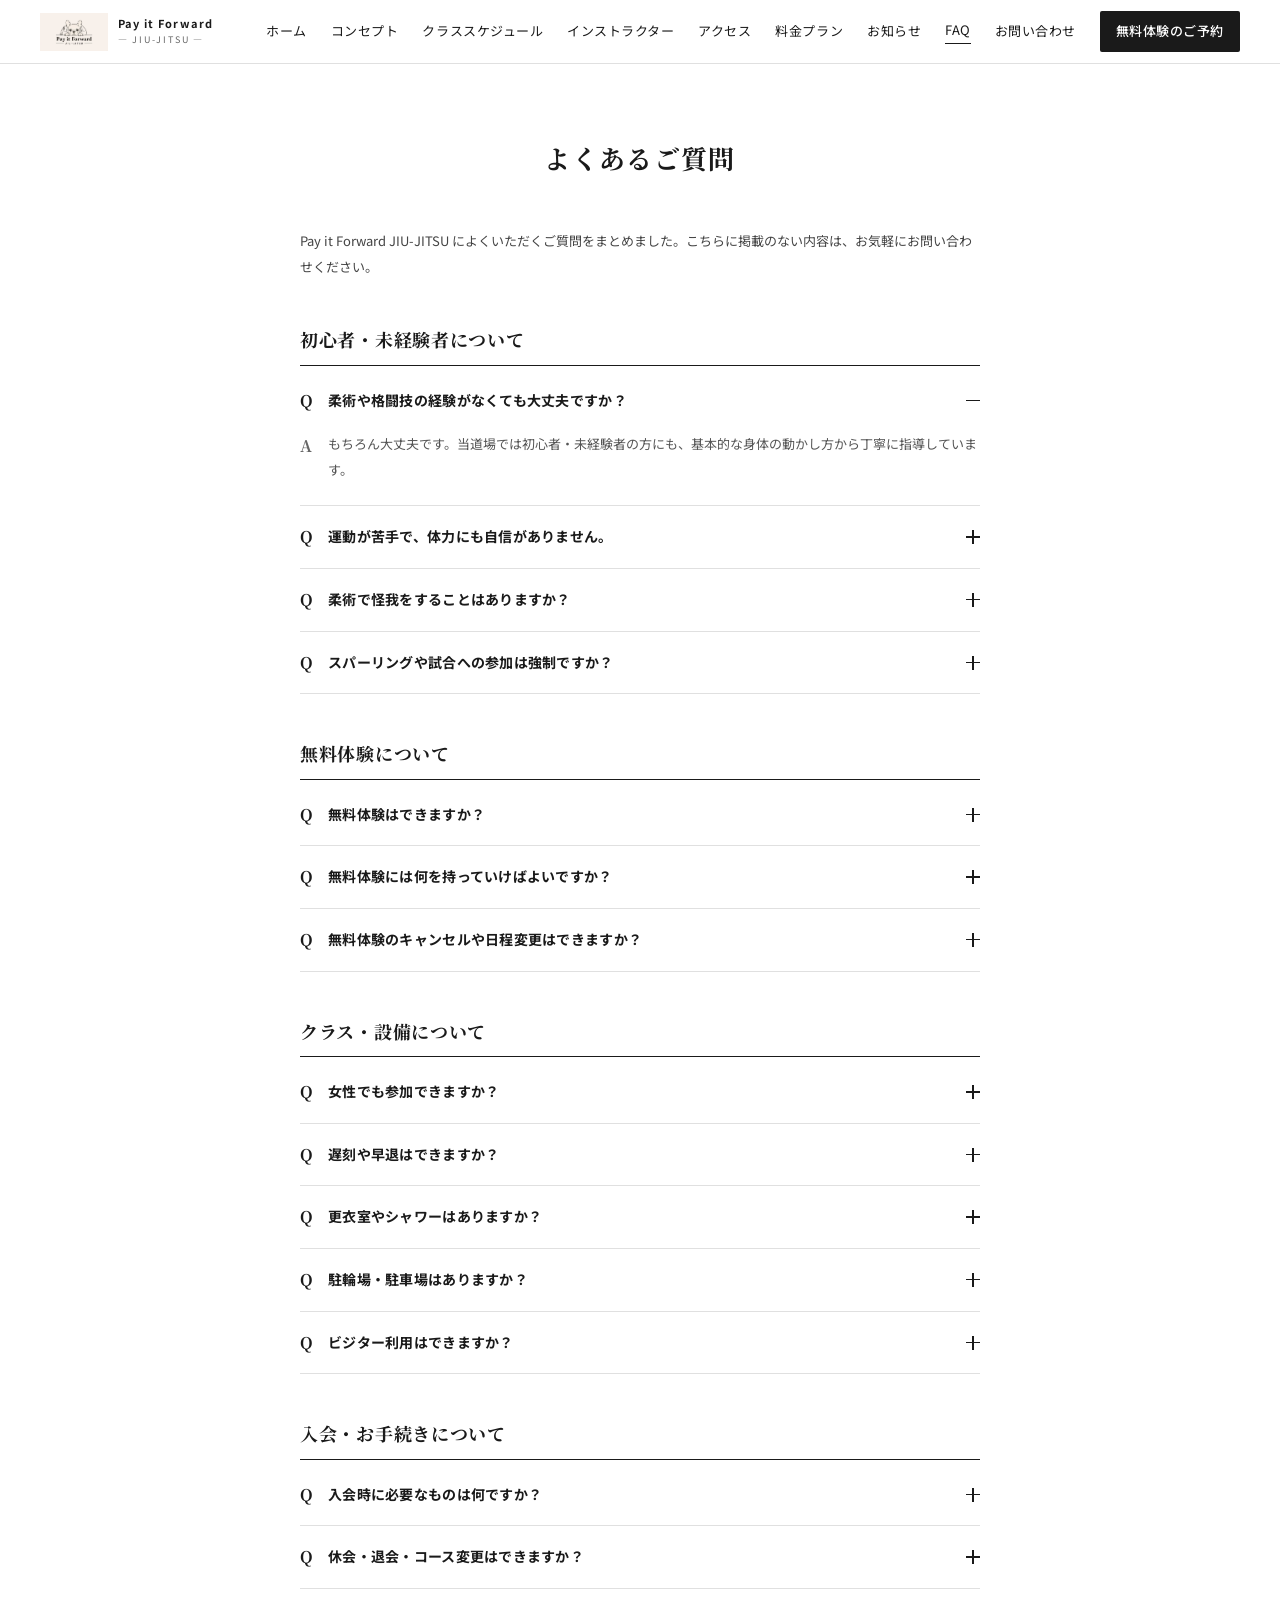
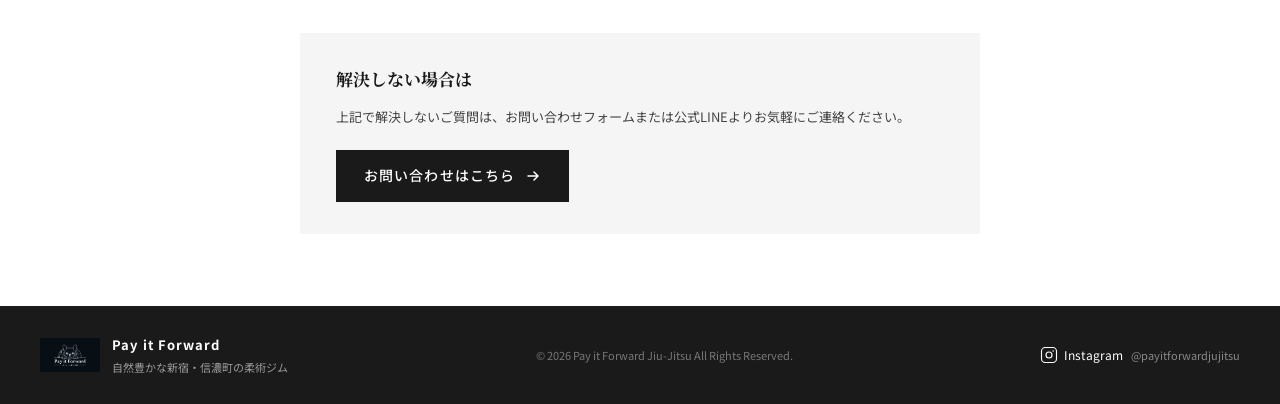
<file: faq.html>
<!DOCTYPE html>
<html lang="ja">
<head>
    <meta charset="UTF-8">
  <meta name="color-scheme" content="light">
  <meta name="viewport" content="width=device-width, initial-scale=1.0">
  <meta name="description" content="初心者でも大丈夫？無料体験の持ち物は？更衣室やシャワーは？Pay it Forward JIU-JITSU によくいただくご質問をまとめました。">
  <meta name="keywords" content="よくある質問,FAQ,柔術,ブラジリアン柔術,無料体験,信濃町,新宿">
  <meta name="robots" content="index, follow">
  <title>よくあるご質問｜Pay it Forward JIU-JITSU</title>

  <!-- OGP -->
  <meta property="og:type" content="website">
  <meta property="og:title" content="よくあるご質問｜Pay it Forward JIU-JITSU">
  <meta property="og:description" content="初心者でも大丈夫？無料体験の持ち物は？更衣室やシャワーは？Pay it Forward JIU-JITSU によくいただくご質問をまとめました。">
  <meta property="og:url" content="https://payitforwardjiujitsu.com/faq.html">
  <meta property="og:image" content="https://payitforwardjiujitsu.com/logo.png">
  <meta property="og:site_name" content="Pay it Forward JIU-JITSU">
  <meta property="og:locale" content="ja_JP">

  <!-- Twitter Card -->
  <meta name="twitter:card" content="summary">
  <meta name="twitter:title" content="よくあるご質問｜Pay it Forward JIU-JITSU">
  <meta name="twitter:description" content="初心者でも大丈夫？無料体験の持ち物は？更衣室やシャワーは？Pay it Forward JIU-JITSU によくいただくご質問をまとめました。">
  <meta name="twitter:image" content="https://payitforwardjiujitsu.com/logo.png">

  <link rel="canonical" href="https://payitforwardjiujitsu.com/faq.html">

  <!-- Favicon -->
  <link rel="icon" type="image/png" href="logo.png">
  <link rel="apple-touch-icon" href="logo.png">

  <!-- 表示速度最適化 -->
  <link rel="preconnect" href="https://fonts.googleapis.com">
  <link rel="preconnect" href="https://fonts.gstatic.com" crossorigin>
  <link rel="dns-prefetch" href="https://fonts.googleapis.com">

  <link rel="stylesheet" href="common.css">
  <style>
    .faq-section {
      padding: 72px 40px;
      max-width: 760px;
      margin: 0 auto;
    }

    .faq-lead {
      font-size: 13px;
      line-height: 2;
      color: #444;
      margin-bottom: 44px;
    }

    .faq-group { margin-bottom: 44px; }

    .faq-group-title {
      font-family: var(--font-serif);
      font-size: 18px;
      font-weight: 700;
      letter-spacing: 0.04em;
      padding-bottom: 10px;
      margin-bottom: 4px;
      border-bottom: 1.5px solid var(--black);
    }

    .faq-item { border-bottom: 1px solid var(--gray-mid); }

    .faq-item summary {
      display: flex;
      align-items: flex-start;
      gap: 12px;
      padding: 18px 0;
      cursor: pointer;
      list-style: none;
      font-size: 14px;
      font-weight: 700;
      line-height: 1.8;
      letter-spacing: 0.02em;
      transition: opacity 0.2s;
    }

    .faq-item summary::-webkit-details-marker { display: none; }
    .faq-item summary:hover { opacity: 0.6; }

    .faq-q {
      flex-shrink: 0;
      width: 16px;
      font-family: var(--font-serif);
      font-size: 16px;
      font-weight: 700;
      line-height: 1.6;
    }

    .faq-summary-text { flex: 1; }

    .faq-icon {
      flex-shrink: 0;
      position: relative;
      width: 14px;
      height: 14px;
      margin-top: 6px;
    }

    .faq-icon::before,
    .faq-icon::after {
      content: "";
      position: absolute;
      background: var(--black);
      transition: transform 0.2s;
    }

    .faq-icon::before { left: 0; top: 6px; width: 14px; height: 1.5px; }
    .faq-icon::after { left: 6px; top: 0; width: 1.5px; height: 14px; }
    .faq-item[open] .faq-icon::after { transform: scaleY(0); }

    .faq-a {
      display: flex;
      gap: 12px;
      padding: 0 0 22px;
    }

    .faq-a-mark {
      flex-shrink: 0;
      width: 16px;
      font-family: var(--font-serif);
      font-size: 16px;
      font-weight: 700;
      line-height: 1.9;
      color: var(--gray-text);
    }

    .faq-a-body {
      flex: 1;
      font-size: 13px;
      line-height: 2;
      color: #555;
    }

    .faq-a-body p + p { margin-top: 12px; }

    .faq-a-body a {
      color: var(--black);
      font-weight: 700;
      text-decoration: underline;
      text-underline-offset: 3px;
      transition: opacity 0.2s;
    }

    .faq-a-body a:hover { opacity: 0.6; }

    .faq-contact {
      background: var(--gray-light);
      padding: 32px 36px;
      margin-top: 8px;
    }

    .faq-contact-title {
      font-family: var(--font-serif);
      font-size: 17px;
      font-weight: 700;
      margin-bottom: 10px;
    }

    .faq-contact-body {
      font-size: 13px;
      line-height: 2;
      color: #444;
    }

    @media (max-width: 768px) {
      .faq-section { padding: 40px 20px; }
      .faq-lead { margin-bottom: 32px; }
      .faq-group { margin-bottom: 32px; }
      .faq-group-title { font-size: 16px; }
      .faq-item summary { font-size: 13px; padding: 16px 0; gap: 10px; }
      .faq-contact { padding: 24px 20px; }
    }
  </style>
</head>
<body>
  <div class="page-wrapper">

    <header class="site-header">
      <a href="index.html" class="site-logo">
        <img src="logo.png" alt="Pay it Forward Jiu-Jitsu ロゴ">
        <div><div class="logo-text">Pay it Forward</div><div class="logo-sub">— JIU-JITSU —</div></div>
      </a>
      <nav class="site-nav">
        <a href="index.html">ホーム</a>
        <a href="concept.html">コンセプト</a>
        <a href="schedule.html">クラススケジュール</a>
        <a href="instructor.html">インストラクター</a>
        <a href="access.html">アクセス</a>
        <a href="pricing.html">料金プラン</a>
        <a href="news.html">お知らせ</a>
        <a href="faq.html" class="active">FAQ</a>
        <a href="contact.html">お問い合わせ</a>
        <a href="contact.html" class="btn-cta">無料体験のご予約</a>
      </nav>
      <button class="hamburger" id="hamburger" aria-label="メニュー"><span></span><span></span><span></span></button>
    </header>

    <div class="mobile-menu" id="mobileMenu">
      <a href="index.html">ホーム</a>
      <a href="concept.html">コンセプト</a>
      <a href="schedule.html">クラススケジュール</a>
      <a href="instructor.html">インストラクター</a>
      <a href="access.html">アクセス</a>
      <a href="pricing.html">料金プラン</a>
      <a href="news.html">お知らせ</a>
      <a href="faq.html">FAQ</a>
      <a href="contact.html">お問い合わせ</a>
      <a href="contact.html" class="btn-cta">無料体験のご予約</a>
    </div>

    <main>

      <section class="faq-section">
        <h1 class="section-title">よくあるご質問</h1>
        <p class="faq-lead">Pay it Forward JIU-JITSU によくいただくご質問をまとめました。こちらに掲載のない内容は、お気軽にお問い合わせください。</p>

        <div class="faq-group">
          <h2 class="faq-group-title">初心者・未経験者について</h2>

          <details class="faq-item" open>
            <summary>
              <span class="faq-q">Q</span>
              <span class="faq-summary-text">柔術や格闘技の経験がなくても大丈夫ですか？</span>
              <span class="faq-icon"></span>
            </summary>
            <div class="faq-a">
              <span class="faq-a-mark">A</span>
              <div class="faq-a-body">
                <p>もちろん大丈夫です。当道場では初心者・未経験者の方にも、基本的な身体の動かし方から丁寧に指導しています。</p>
              </div>
            </div>
          </details>

          <details class="faq-item">
            <summary>
              <span class="faq-q">Q</span>
              <span class="faq-summary-text">運動が苦手で、体力にも自信がありません。</span>
              <span class="faq-icon"></span>
            </summary>
            <div class="faq-a">
              <span class="faq-a-mark">A</span>
              <div class="faq-a-body">
                <p>ご自身の体力や運動経験に合わせて練習できます。週1回からでも無理なく始められますので、ご安心ください。</p>
              </div>
            </div>
          </details>

          <details class="faq-item">
            <summary>
              <span class="faq-q">Q</span>
              <span class="faq-summary-text">柔術で怪我をすることはありますか？</span>
              <span class="faq-icon"></span>
            </summary>
            <div class="faq-a">
              <span class="faq-a-mark">A</span>
              <div class="faq-a-body">
                <p>柔術は相手と身体が接触するスポーツのため、怪我をする可能性があります。</p>
                <p>当道場では安全面に十分配慮し、初心者の方にも無理のない練習を心がけています。</p>
                <p>怪我のリスクを完全になくすことはできませんが、安全に楽しく練習できる環境づくりを大切にしています。</p>
              </div>
            </div>
          </details>

          <details class="faq-item">
            <summary>
              <span class="faq-q">Q</span>
              <span class="faq-summary-text">スパーリングや試合への参加は強制ですか？</span>
              <span class="faq-icon"></span>
            </summary>
            <div class="faq-a">
              <span class="faq-a-mark">A</span>
              <div class="faq-a-body">
                <p>いいえ。どちらも強制していません。健康維持、趣味、フィットネス、競技など、それぞれの目的に合わせて柔術を楽しんでいただけます。</p>
              </div>
            </div>
          </details>

        </div>

        <div class="faq-group">
          <h2 class="faq-group-title">無料体験について</h2>

          <details class="faq-item">
            <summary>
              <span class="faq-q">Q</span>
              <span class="faq-summary-text">無料体験はできますか？</span>
              <span class="faq-icon"></span>
            </summary>
            <div class="faq-a">
              <span class="faq-a-mark">A</span>
              <div class="faq-a-body">
                <p>はい。柔術未経験者の方を対象に、事前予約制で無料体験を受け付けています。体験後の入会を強制することはありません。</p>
              </div>
            </div>
          </details>

          <details class="faq-item">
            <summary>
              <span class="faq-q">Q</span>
              <span class="faq-summary-text">無料体験には何を持っていけばよいですか？</span>
              <span class="faq-icon"></span>
            </summary>
            <div class="faq-a">
              <span class="faq-a-mark">A</span>
              <div class="faq-a-body">
                <p>動きやすい服装、飲み物、タオルをご用意ください。道着の貸し出しについては、予約時にご確認ください。</p>
              </div>
            </div>
          </details>

          <details class="faq-item">
            <summary>
              <span class="faq-q">Q</span>
              <span class="faq-summary-text">無料体験のキャンセルや日程変更はできますか？</span>
              <span class="faq-icon"></span>
            </summary>
            <div class="faq-a">
              <span class="faq-a-mark">A</span>
              <div class="faq-a-body">
                <p>はい。必ず前日までにご連絡ください。事前に準備と時間の確保を行っておりますので、当日のキャンセルや無断欠席はお控えください。</p>
              </div>
            </div>
          </details>

        </div>

        <div class="faq-group">
          <h2 class="faq-group-title">クラス・設備について</h2>

          <details class="faq-item">
            <summary>
              <span class="faq-q">Q</span>
              <span class="faq-summary-text">女性でも参加できますか？</span>
              <span class="faq-icon"></span>
            </summary>
            <div class="faq-a">
              <span class="faq-a-mark">A</span>
              <div class="faq-a-body">
                <p>もちろんご参加いただけます。当道場は男女合同で練習を行っており、男性とペアを組む機会も多くあります。</p>
                <p>柔術は相手と身体が密着するスポーツですので、男女問わず身体的な接触を伴う練習があることをご理解のうえ、ご参加ください。</p>
                <p>なお、女性インストラクターも所属しております。</p>
              </div>
            </div>
          </details>

          <details class="faq-item">
            <summary>
              <span class="faq-q">Q</span>
              <span class="faq-summary-text">遅刻や早退はできますか？</span>
              <span class="faq-icon"></span>
            </summary>
            <div class="faq-a">
              <span class="faq-a-mark">A</span>
              <div class="faq-a-body">
                <p>はい。お仕事やご家庭の都合による遅刻・早退は可能です。ただし、練習の妨げにならないようご配慮いただき、必ずインストラクターにお声がけください。</p>
              </div>
            </div>
          </details>

          <details class="faq-item">
            <summary>
              <span class="faq-q">Q</span>
              <span class="faq-summary-text">更衣室やシャワーはありますか？</span>
              <span class="faq-icon"></span>
            </summary>
            <div class="faq-a">
              <span class="faq-a-mark">A</span>
              <div class="faq-a-body">
                <p>はい。男女別の更衣室とシャワー設備をご用意しています。</p>
              </div>
            </div>
          </details>

          <details class="faq-item">
            <summary>
              <span class="faq-q">Q</span>
              <span class="faq-summary-text">駐輪場・駐車場はありますか？</span>
              <span class="faq-icon"></span>
            </summary>
            <div class="faq-a">
              <span class="faq-a-mark">A</span>
              <div class="faq-a-body">
                <p>当道場専用の駐輪場・駐車場はございません。</p>
                <p>自転車をご利用の方は、歩道橋下・信濃町駅・交番付近にある有料駐輪場をご利用ください。</p>
                <p>お車でお越しの方は、当道場が入るビルの隣にあるコインパーキングをご利用いただけます。</p>
                <p>ビル周辺への無断駐輪・駐車は禁止しております。</p>
              </div>
            </div>
          </details>

          <details class="faq-item">
            <summary>
              <span class="faq-q">Q</span>
              <span class="faq-summary-text">ビジター利用はできますか？</span>
              <span class="faq-icon"></span>
            </summary>
            <div class="faq-a">
              <span class="faq-a-mark">A</span>
              <div class="faq-a-body">
                <p>はい。一部の指定クラスに限り、ビジター利用を受け付けています。ご利用の際は、必ず事前に所属道場の許可を得たうえでご参加ください。利用可能なクラスと料金は<a href="pricing.html">料金プラン</a>のページに記載しております。ご不明な点はお気軽にお問い合わせください。</p>
              </div>
            </div>
          </details>

        </div>

        <div class="faq-group">
          <h2 class="faq-group-title">入会・お手続きについて</h2>

          <details class="faq-item">
            <summary>
              <span class="faq-q">Q</span>
              <span class="faq-summary-text">入会時に必要なものは何ですか？</span>
              <span class="faq-icon"></span>
            </summary>
            <div class="faq-a">
              <span class="faq-a-mark">A</span>
              <div class="faq-a-body">
                <p>ご入会の際は、身分証明書をご用意ください。また、未成年の方は保護者の署名が必要となります。</p>
              </div>
            </div>
          </details>

          <details class="faq-item">
            <summary>
              <span class="faq-q">Q</span>
              <span class="faq-summary-text">休会・退会・コース変更はできますか？</span>
              <span class="faq-icon"></span>
            </summary>
            <div class="faq-a">
              <span class="faq-a-mark">A</span>
              <div class="faq-a-body">
                <p>はい。変更を希望する月の前月10日までにお申し出ください。翌月から適用されます。</p>
                <p>退会は公式LINEなどのメッセージからお申し出いただけます。書面による手続きは必要ありません。</p>
              </div>
            </div>
          </details>

        </div>

        <div class="faq-contact">
          <p class="faq-contact-title">解決しない場合は</p>
          <p class="faq-contact-body">上記で解決しないご質問は、お問い合わせフォームまたは公式LINEよりお気軽にご連絡ください。</p>
          <a href="contact.html" class="btn-primary" style="margin-top:20px;">
            お問い合わせはこちら
            <svg width="16" height="16" viewBox="0 0 16 16" fill="none"><path d="M3 8h10M9 4l4 4-4 4" stroke="#fff" stroke-width="1.5" stroke-linecap="round" stroke-linejoin="round"/></svg>
          </a>
        </div>

      </section>

    </main>

    <footer class="site-footer">
      <div class="footer-logo">
        <img src="logo.png" alt="ロゴ">
        <div><div class="footer-logo-name">Pay it Forward</div><div class="footer-logo-tagline">自然豊かな新宿・信濃町の柔術ジム</div></div>
      </div>
      <div class="footer-copy">&copy; 2026 Pay it Forward Jiu-Jitsu All Rights Reserved.</div>
      <div class="footer-sns">
        <a href="https://www.instagram.com/payitforwardjiujitsu?igsh=d3Uzd296cXIxdXo=" target="_blank" rel="noopener">
          <svg width="18" height="18" viewBox="0 0 24 24" fill="none"><rect x="2" y="2" width="20" height="20" rx="5" stroke="white" stroke-width="1.5"/><circle cx="12" cy="12" r="4" stroke="white" stroke-width="1.5"/><circle cx="17.5" cy="6.5" r="1" fill="white"/></svg>
          Instagram
        </a>
        <span class="footer-sns-handle">@payitforwardjujitsu</span>
      </div>
    </footer>

  </div>
  <script>
    var ham = document.getElementById('hamburger');
    var menu = document.getElementById('mobileMenu');
    ham.addEventListener('click', function() { ham.classList.toggle('open'); menu.classList.toggle('open'); document.body.classList.toggle('menu-open'); });
    menu.querySelectorAll('a').forEach(function(a) { a.addEventListener('click', function() { ham.classList.remove('open'); menu.classList.remove('open'); document.body.classList.remove('menu-open'); }); });
  </script>
</body>
</html>
</file>
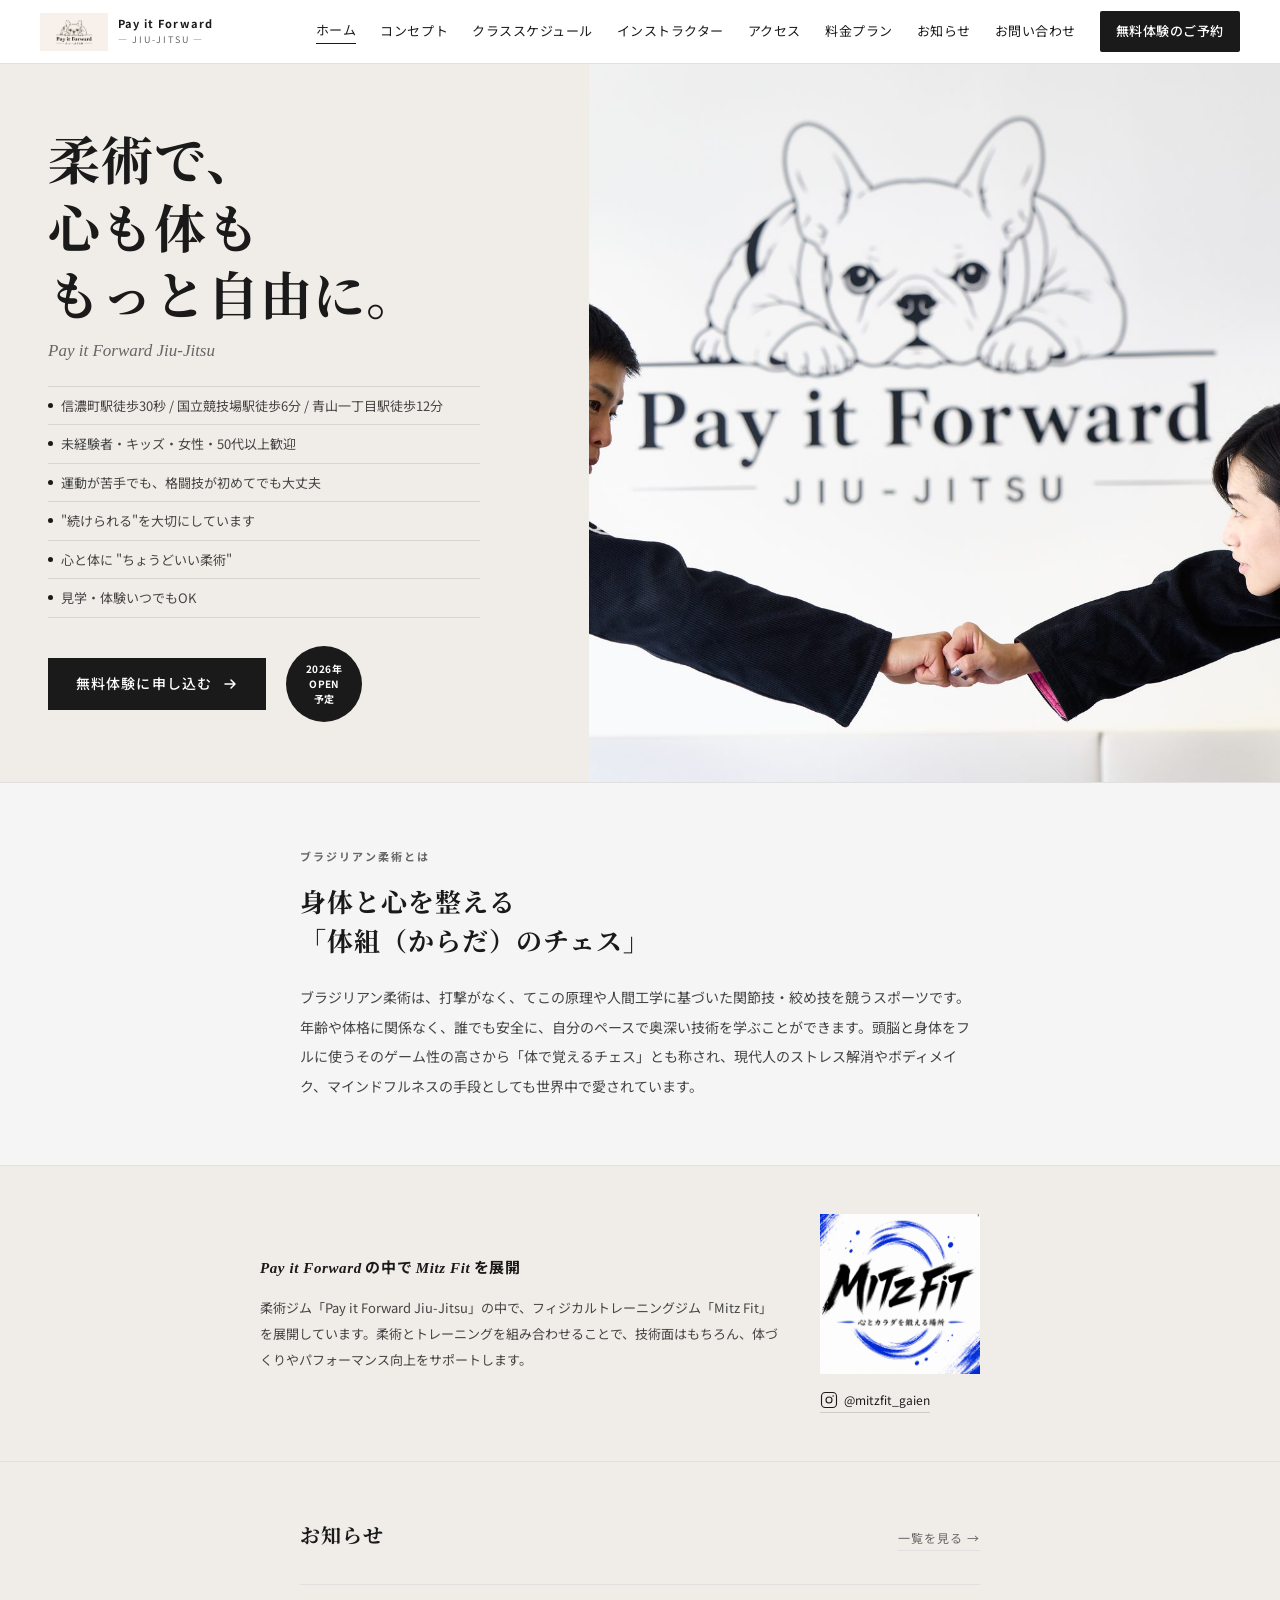
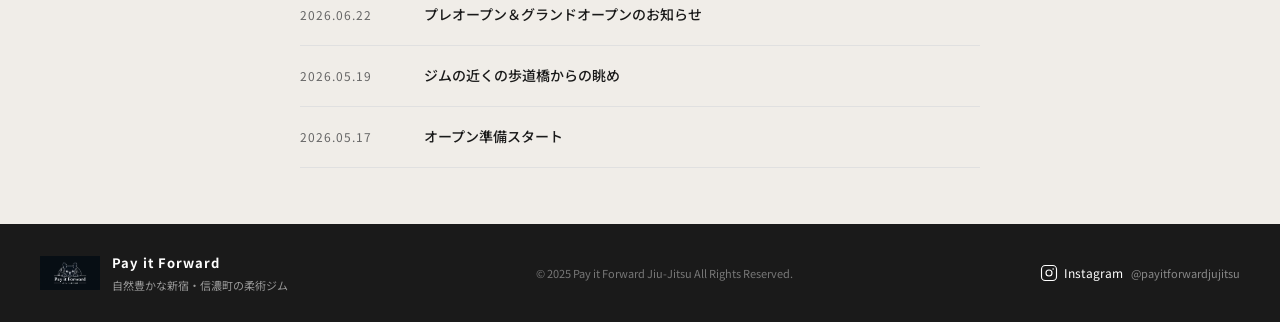
<file: index-new.html>
<!DOCTYPE html>
<html lang="ja">
<head>
    <meta charset="UTF-8">
  <meta name="color-scheme" content="light">
  <meta name="viewport" content="width=device-width, initial-scale=1.0">
  <meta name="description" content="東京都新宿区信濃町にあるブラジリアン柔術道場。初心者・女性・キッズ・50代以上歓迎。無料体験随時受付中。信濃町駅徒歩30秒。">
  <meta name="keywords" content="ブラジリアン柔術,柔術,信濃町,新宿,道場,初心者,女性,キッズ,体験,Pay it Forward">
  <meta name="robots" content="index, follow">
  <title>Pay it Forward JIU-JITSU｜東京・信濃町のブラジリアン柔術道場</title>

  <!-- OGP -->
  <meta property="og:type" content="website">
  <meta property="og:title" content="Pay it Forward JIU-JITSU｜東京・信濃町のブラジリアン柔術道場">
  <meta property="og:description" content="東京都新宿区信濃町にあるブラジリアン柔術道場。初心者・女性・キッズ・50代以上歓迎。無料体験随時受付中。信濃町駅徒歩30秒。">
  <meta property="og:url" content="https://payitforwardjiujitsu.com/">
  <meta property="og:image" content="https://payitforwardjiujitsu.com/logo.png">
  <meta property="og:site_name" content="Pay it Forward JIU-JITSU">
  <meta property="og:locale" content="ja_JP">

  <!-- Twitter Card -->
  <meta name="twitter:card" content="summary">
  <meta name="twitter:title" content="Pay it Forward JIU-JITSU｜東京・信濃町のブラジリアン柔術道場">
  <meta name="twitter:description" content="東京都新宿区信濃町にあるブラジリアン柔術道場。初心者・女性・キッズ・50代以上歓迎。無料体験随時受付中。信濃町駅徒歩30秒。">
  <meta name="twitter:image" content="https://payitforwardjiujitsu.com/logo.png">

  <link rel="canonical" href="https://payitforwardjiujitsu.com/">

  <!-- Favicon -->
  <link rel="icon" type="image/png" href="logo.png">
  <link rel="apple-touch-icon" href="logo.png">

  <!-- 表示速度最適化 -->
  <link rel="preconnect" href="https://fonts.googleapis.com">
  <link rel="preconnect" href="https://fonts.gstatic.com" crossorigin>
  <link rel="dns-prefetch" href="https://fonts.googleapis.com">
  <script type="application/ld+json">
  {
    "@context": "https://schema.org",
    "@type": "SportsActivityLocation",
    "name": "Pay it Forward JIU-JITSU",
    "description": "東京都新宿区信濃町のブラジリアン柔術道場。初心者・女性・キッズ・50代以上歓迎。",
    "url": "https://payitforwardjiujitsu.com/",
    "telephone": "",
    "email": "payitforwardjiujitsu@gmail.com",
    "address": {
      "@type": "PostalAddress",
      "streetAddress": "南元町19-2 信濃町外苑ビル201",
      "addressLocality": "新宿区",
      "addressRegion": "東京都",
      "postalCode": "160-0012",
      "addressCountry": "JP"
    },
    "openingHours": ["Mo-Fr 10:00-22:00", "Sa-Su 09:00-18:00"],
    "sameAs": [
      "https://www.instagram.com/payitforwardjiujitsu"
    ]
  }
  </script>

  <link rel="stylesheet" href="common.css">
  <style>
    /* ===== HERO ===== */
    .hero {
      position: relative;
      min-height: 540px;
      background: #f0ede8;
      overflow: hidden;
    }

    .hero-slider {
      position: absolute;
      right: 0; top: 0;
      width: 54%;
      height: 100%;
      overflow: hidden;
    }

    .hero-img {
      position: absolute;
      inset: 0;
      width: 100%;
      height: 100%;
      object-fit: cover;
      object-position: center top;
      opacity: 0;
      transition: opacity 1.5s ease-in-out;
    }

    .hero-img.is-active { opacity: 1; }

    /* 動きを減らす設定のユーザーはフェードなし（1枚目固定はJS側で制御） */
    @media (prefers-reduced-motion: reduce) {
      .hero-img { transition: none; }
    }

    .hero-content {
      position: relative;
      z-index: 2;
      padding: 60px 0 60px 48px;
      max-width: 480px;
    }

    .hero-heading {
      font-family: var(--font-serif);
      font-size: 52px;
      font-weight: 700;
      line-height: 1.3;
      letter-spacing: 0.02em;
      margin-bottom: 10px;
    }

    .hero-sub-en {
      font-family: 'Georgia', serif;
      font-size: 17px;
      font-style: italic;
      color: var(--gray-text);
      margin-bottom: 20px;
    }


    .hero-features {
      list-style: none;
      margin-bottom: 28px;
    }

    .hero-features li {
      font-size: 13px;
      color: #444;
      padding: 9px 0;
      border-bottom: 1px solid #d8d4ce;
      display: flex;
      align-items: center;
      gap: 8px;
      line-height: 1.5;
    }

    .hero-features li:first-child { border-top: 1px solid #d8d4ce; }

    .hero-features li::before {
      content: "";
      display: inline-block;
      width: 5px;
      height: 5px;
      border-radius: 50%;
      background: var(--black);
      flex-shrink: 0;
    }

    .hero-info {
      display: grid;
      grid-template-columns: 1fr 1fr;
      gap: 8px 12px;
      margin-bottom: 32px;
    }

    .hero-info-item {
      display: flex;
      align-items: center;
      gap: 6px;
      font-size: 12px;
      color: #555;
    }

    .hero-actions {
      display: flex;
      align-items: center;
      gap: 20px;
    }

    .hero-badge {
      width: 76px;
      height: 76px;
      border-radius: 50%;
      background: var(--black);
      color: var(--white);
      display: flex;
      flex-direction: column;
      align-items: center;
      justify-content: center;
      font-size: 10px;
      font-weight: 700;
      line-height: 1.5;
      text-align: center;
      letter-spacing: 0.04em;
      flex-shrink: 0;
    }

    /* ===== FEATURES ===== */
    .features {
      padding: 56px 40px;
      border-top: 1px solid var(--gray-mid);
    }

    .features-title {
      font-family: var(--font-serif);
      font-size: 18px;
      font-weight: 700;
      text-align: center;
      margin-bottom: 40px;
      letter-spacing: 0.06em;
    }

    .features-list {
      list-style: none;
      max-width: 400px;
      margin: 0 auto;
    }

    .features-list li {
      font-size: 15px;
      font-weight: 500;
      letter-spacing: 0.04em;
      padding: 14px 0;
      border-bottom: 1px solid var(--gray-mid);
      display: flex;
      align-items: center;
      gap: 12px;
    }

    .features-list li::before {
      content: "";
      display: inline-block;
      width: 6px;
      height: 6px;
      background: var(--black);
      border-radius: 50%;
      flex-shrink: 0;
    }

    .features-list li:first-child {
      border-top: 1px solid var(--gray-mid);
    }

    /* ===== TABLET ===== */
    @media (max-width: 1024px) {
      .hero-content { padding: 48px 0 48px 32px; }
      .hero-heading { font-size: 44px; }
      .features { padding: 48px 24px; }
      .features-grid { gap: 28px; }
    }

    /* ===== SP ===== */
    @media (max-width: 768px) {
      .hero {
        min-height: auto;
        display: flex;
        flex-direction: column;
      }

      .hero-slider {
        position: relative;
        width: 100%;
        height: 280px;
        right: auto; top: auto;
      }

      .hero-content {
        padding: 36px 20px;
        max-width: 100%;
      }

      .hero-heading { font-size: 36px; }
      .hero-sub-en { font-size: 14px; }

      .hero-info {
        grid-template-columns: 1fr;
        gap: 8px;
      }

      .hero-actions { flex-wrap: wrap; }

      .features { padding: 40px 20px; }
      .features-grid { gap: 20px; }
      .feature-item { min-width: 72px; }
    }

    @media (max-width: 480px) {
      .hero-heading { font-size: 30px; }
      .features-grid {
        display: grid;
        grid-template-columns: repeat(3, 1fr);
        gap: 16px 8px;
      }
    }

    /* ===== NEWS (TOP) ===== */
    .news-top-wrap {
      background: #f0ede8;
      border-top: 1px solid var(--gray-mid);
    }

    .news-top {
      padding: 56px 40px;
      max-width: 760px;
      margin: 0 auto;
    }

    .news-top-header {
      display: flex;
      align-items: baseline;
      justify-content: space-between;
      margin-bottom: 32px;
    }

    .news-top-title {
      font-family: var(--font-serif);
      font-size: 20px;
      font-weight: 700;
      letter-spacing: 0.06em;
    }

    .news-top-more {
      font-size: 12px;
      letter-spacing: 0.08em;
      color: var(--gray-text);
      border-bottom: 1px solid var(--gray-mid);
      padding-bottom: 1px;
      transition: opacity 0.2s;
    }

    .news-top-more:hover { opacity: 0.6; }

    .news-top-list { list-style: none; }

    .news-top-item a {
      display: grid;
      grid-template-columns: 100px 1fr;
      gap: 24px;
      align-items: center;
      padding: 18px 0;
      border-bottom: 1px solid var(--gray-mid);
      transition: opacity 0.2s;
    }

    .news-top-item:first-child a { border-top: 1px solid var(--gray-mid); }
    .news-top-item a:hover { opacity: 0.55; }

    .news-top-date {
      font-size: 12px;
      color: var(--gray-text);
      letter-spacing: 0.08em;
      white-space: nowrap;
    }

    .news-top-name {
      font-size: 14px;
      font-weight: 500;
      color: var(--black);
    }

    @media (max-width: 768px) {
      .news-top { padding: 40px 20px; }
      .news-top-item a {
        grid-template-columns: 1fr;
        gap: 5px;
        padding: 16px 0;
      }
      .news-top-item:first-child a { border-top: 1px solid var(--gray-mid); }
    }

    /* ===== BJJ SECTION ===== */
    .bjj-section {
      padding: 64px 40px;
      border-top: 1px solid var(--gray-mid);
      background: var(--gray-light);
    }

    .bjj-inner {
      max-width: 680px;
      margin: 0 auto;
    }

    .bjj-eyebrow {
      font-size: 11px;
      font-weight: 700;
      letter-spacing: 0.18em;
      color: var(--gray-text);
      margin-bottom: 16px;
      text-transform: uppercase;
    }

    .bjj-heading {
      font-family: var(--font-serif);
      font-size: 26px;
      font-weight: 700;
      line-height: 1.5;
      letter-spacing: 0.04em;
      margin-bottom: 24px;
    }

    .bjj-body {
      font-size: 14px;
      line-height: 2.1;
      color: #444;
    }

    @media (max-width: 768px) {
      .bjj-section { padding: 48px 20px; }
      .bjj-heading { font-size: 20px; }
    }

    /* ===== MITZ FIT TOP ===== */
    .mitzfit-top {
      border-top: 1px solid var(--gray-mid);
      padding: 48px 40px;
      background: #f0ede8;
    }

    .mitzfit-top-inner {
      max-width: 760px;
      margin: 0 auto;
      display: grid;
      grid-template-columns: 1fr 200px;
      gap: 40px;
      align-items: center;
    }

    .mitzfit-top-label {
      font-size: 15px;
      font-weight: 700;
      letter-spacing: 0.04em;
      margin-bottom: 14px;
    }

    .mitzfit-top-label em {
      font-family: 'Georgia', serif;
      font-style: italic;
    }

    .mitzfit-top-body {
      font-size: 13px;
      line-height: 2;
      color: #444;
    }

    .mitzfit-top-logo {
      display: flex;
      flex-direction: row;
      align-items: center;
      gap: 16px;
      flex-wrap: wrap;
    }

    .mitzfit-top-logo img {
      width: 160px;
      object-fit: contain;
    }

    @media (max-width: 768px) {
      .mitzfit-top { padding: 40px 20px; }
      .mitzfit-top-inner {
        grid-template-columns: 1fr;
        gap: 20px;
      }
      .mitzfit-top-logo { flex-direction: column; align-items: flex-start; gap: 10px; }
      .mitzfit-top-logo img { width: 160px; }
    }

    .mitzfit-ig {
      display: inline-flex;
      align-items: center;
      gap: 6px;
      font-size: 12px;
      color: var(--black);
      transition: opacity 0.2s;
      border-bottom: 1px solid #ccc;
      padding-bottom: 2px;
    }

    .mitzfit-ig:hover { opacity: 0.6; }
  </style>
</head>
<body>
  <div class="page-wrapper">

    <!-- HEADER -->
    <header class="site-header">
      <a href="index.html" class="site-logo">
        <img src="logo.png" alt="Pay it Forward Jiu-Jitsu ロゴ">
        <div><div class="logo-text">Pay it Forward</div><div class="logo-sub">— JIU-JITSU —</div></div>
      </a>
      <nav class="site-nav">
        <a href="index.html" class="active">ホーム</a>
        <a href="concept.html">コンセプト</a>
        <a href="schedule.html">クラススケジュール</a>
        <a href="instructor.html">インストラクター</a>
        <a href="access.html">アクセス</a>
        <a href="pricing.html">料金プラン</a>
        <a href="news.html">お知らせ</a>
        <a href="contact.html">お問い合わせ</a>
        <a href="contact.html" class="btn-cta">無料体験のご予約</a>
      </nav>
      <button class="hamburger" id="hamburger" aria-label="メニューを開く">
        <span></span><span></span><span></span>
      </button>
    </header>

    <!-- MOBILE MENU -->
    <div class="mobile-menu" id="mobileMenu">
      <a href="index.html">ホーム</a>
      <a href="concept.html">コンセプト</a>
      <a href="schedule.html">クラススケジュール</a>
      <a href="instructor.html">インストラクター</a>
      <a href="access.html">アクセス</a>
      <a href="pricing.html">料金プラン</a>
      <a href="news.html">お知らせ</a>
      <a href="contact.html">お問い合わせ</a>
      <a href="contact.html" class="btn-cta">無料体験のご予約</a>
    </div>

    <main>

      <!-- HERO -->
      <section class="hero">
        <div class="hero-slider" id="heroSlider">
          <img src="hero1.jpg" alt="柔術の練習風景" class="hero-img is-active">
          <img src="hero2.jpg" alt="" class="hero-img" loading="lazy">
          <img src="hero3.jpg" alt="" class="hero-img" loading="lazy">
          <img src="hero4.jpg" alt="" class="hero-img" loading="lazy">
          <img src="hero5.jpg" alt="" class="hero-img" loading="lazy">
        </div>
        <div class="hero-content">
          <h1 class="hero-heading">柔術で、<br>心も体も<br>もっと自由に。</h1>
          <p class="hero-sub-en">Pay it Forward Jiu-Jitsu</p>
          <ul class="hero-features">
            <li>信濃町駅徒歩30秒 / 国立競技場駅徒歩6分 / 青山一丁目駅徒歩12分</li>
            <li>未経験者・キッズ・女性・50代以上歓迎</li>
            <li>運動が苦手でも、格闘技が初めてでも大丈夫</li>
            <li>"続けられる"を大切にしています</li>
            <li>心と体に "ちょうどいい柔術"</li>
            <li>見学・体験いつでもOK</li>
          </ul>

          <div class="hero-actions">
            <a href="contact.html" class="btn-primary">
              無料体験に申し込む
              <svg width="16" height="16" viewBox="0 0 16 16" fill="none"><path d="M3 8h10M9 4l4 4-4 4" stroke="#fff" stroke-width="1.5" stroke-linecap="round" stroke-linejoin="round"/></svg>
            </a>
            <div class="hero-badge">2026年<br>OPEN<br>予定</div>
          </div>
        </div>
      </section>




      <!-- BJJ SECTION -->
      <section class="bjj-section">
        <div class="bjj-inner">
          <p class="bjj-eyebrow">ブラジリアン柔術とは</p>
          <h2 class="bjj-heading">身体と心を整える<br>「体組（からだ）のチェス」</h2>
          <p class="bjj-body">ブラジリアン柔術は、打撃がなく、てこの原理や人間工学に基づいた関節技・絞め技を競うスポーツです。年齢や体格に関係なく、誰でも安全に、自分のペースで奥深い技術を学ぶことができます。頭脳と身体をフルに使うそのゲーム性の高さから「体で覚えるチェス」とも称され、現代人のストレス解消やボディメイク、マインドフルネスの手段としても世界中で愛されています。</p>
        </div>
      </section>

      <!-- MITZ FIT -->
      <section class="mitzfit-top">
        <div class="mitzfit-top-inner">
          <div class="mitzfit-top-text">
            <p class="mitzfit-top-label"><em>Pay it Forward</em> の中で <em>Mitz Fit</em> を展開</p>
            <p class="mitzfit-top-body">柔術ジム「Pay it Forward Jiu-Jitsu」の中で、フィジカルトレーニングジム「Mitz Fit」を展開しています。柔術とトレーニングを組み合わせることで、技術面はもちろん、体づくりやパフォーマンス向上をサポートします。</p>
          </div>
          <div class="mitzfit-top-logo">
            <a href="https://mitzfittokyo.com/" target="_blank" rel="noopener" class="mitzfit-logo-link">
              <img src="5.jpg" loading="lazy" alt="Mitz Fit ロゴ">
            </a>
            <a href="https://www.instagram.com/mitzfit_gaien?igsh=MWZiM3Vud2s0aWNnYQ==" target="_blank" rel="noopener" class="mitzfit-ig">
              <svg width="18" height="18" viewBox="0 0 24 24" fill="none"><rect x="2" y="2" width="20" height="20" rx="5" stroke="#1a1a1a" stroke-width="1.5"/><circle cx="12" cy="12" r="4" stroke="#1a1a1a" stroke-width="1.5"/><circle cx="17.5" cy="6.5" r="1" fill="#1a1a1a"/></svg>
              @mitzfit_gaien
            </a>
          </div>
        </div>
      </section>

      <!-- NEWS -->
      <div class="news-top-wrap">
      <section class="news-top">
        <div class="news-top-header">
          <h2 class="news-top-title">お知らせ</h2>
          <a href="news.html" class="news-top-more">一覧を見る →</a>
        </div>
        <ul class="news-top-list" id="newsTopList">
          <li style="padding:20px 0;font-size:13px;color:var(--gray-text);">読み込み中...</li>
        </ul>
      </section>
      </div>

    </main>

    <!-- FOOTER -->
    <footer class="site-footer">
      <div class="footer-logo">
        <img src="logo.png" alt="ロゴ">
        <div>
          <div class="footer-logo-name">Pay it Forward</div>
          <div class="footer-logo-tagline">自然豊かな新宿・信濃町の柔術ジム</div>
        </div>
      </div>
      <div class="footer-copy">&copy; 2025 Pay it Forward Jiu-Jitsu All Rights Reserved.</div>
      <div class="footer-sns">
        <a href="https://www.instagram.com/payitforwardjiujitsu?igsh=d3Uzd296cXIxdXo=" target="_blank" rel="noopener">
          <svg width="18" height="18" viewBox="0 0 24 24" fill="none"><rect x="2" y="2" width="20" height="20" rx="5" stroke="white" stroke-width="1.5"/><circle cx="12" cy="12" r="4" stroke="white" stroke-width="1.5"/><circle cx="17.5" cy="6.5" r="1" fill="white"/></svg>
          Instagram
        </a>
        <span class="footer-sns-handle">@payitforwardjujitsu</span>
      </div>
    </footer>

  </div>

  <script>
    // ===== ハンバーガー =====
    const ham = document.getElementById('hamburger');
    const menu = document.getElementById('mobileMenu');
    ham.addEventListener('click', function() {
      ham.classList.toggle('open');
      menu.classList.toggle('open');
      document.body.classList.toggle('menu-open');
    });
    menu.querySelectorAll('a').forEach(function(a) {
      a.addEventListener('click', function() {
        ham.classList.remove('open');
        menu.classList.remove('open');
        document.body.classList.remove('menu-open');
      });
    });

    // ===== お知らせデータ =====
    const NEWS_DATA = [
  {
    "id": 1,
    "title": "Pay it Forward Jiu-Jitsu オープン決定",
    "date": "2026-05-07",
    "content": "この度、東京・信濃町にて「Pay it Forward Jiu-Jitsu」のオープンが正式に決定いたしました。\n\nはじめての方も、女性も、キッズも、50代以上の方も。それぞれのペースで楽しく強くなれる場所を目指します。\n\nオープン日・体験会の詳細については順次お知らせいたします。\nぜひInstagramやLINEでの最新情報をお見逃しなく。"
  },
  {
    "id": 2,
    "title": "オープン準備スタート",
    "date": "2026-05-17",
    "content": "本日よりオープンに向けた準備を本格的にスタートしました。\n\n道場の整備、スケジュール調整、体験会の企画など、鋭意準備中です。\n\n無料体験のお申し込みは「お問い合わせ」ページよりお気軽にどうぞ。\nオープンまで今しばらくお待ちください。"
  },
  {
    "id": 3,
    "title": "ジムの近くの歩道橋からの眺め",
    "date": "2026-05-19",
    "thumbnail": "news01.jpg",
    "content": "ジムの近くの有名な歩道橋です！\n\nジムの準備の最中にお散歩。\n\n良いジムを作って皆さんをお待ちしております。"
  },
  {
    "id": 4,
    "title": "プレオープン＆グランドオープンのお知らせ",
    "date": "2026-06-22",
    "thumbnail": "news02.jpg",
    "content": "7月28日（火）〜31日（金） プレオープン\n8月1日（土） グランドオープン\n\nいよいよ、Pay it Forward JIU-JITSUがオープンします！\n\n7月28日（火）から31日（金）までの4日間は「プレオープン期間」として、体験レッスンや見学を随時受け付けております。\n\nそして8月1日（土）はいよいよグランドオープン！当日はお披露目会として、体験レッスン・施設見学・インストラクターとの交流など、楽しいイベントを予定しています。\n\n「ちょっと気になっていた」「柔術をやってみたかった」という方、ぜひこの機会に遊びにいらしてください！\n\n皆さんとマットの上でお会いできることを楽しみにしております。\n\n— New Challenge, Stronger Together. —"
  }
];

    // ===== TOP 最新3件表示 =====
    (function() {
      function fmt(s) {
        var d = new Date(s);
        return d.getFullYear() + '.' + String(d.getMonth()+1).padStart(2,'0') + '.' + String(d.getDate()).padStart(2,'0');
      }
      var data = NEWS_DATA.slice().sort(function(a,b){ return new Date(b.date) - new Date(a.date); });
      var list = document.getElementById('newsTopList');
      list.innerHTML = '';
      data.slice(0,3).forEach(function(item) {
        var li = document.createElement('li');
        li.className = 'news-top-item';
        li.innerHTML = '<a href="news-detail.html?id=' + item.id + '"><span class="news-top-date">' + fmt(item.date) + '</span><span class="news-top-name">' + item.title + '</span></a>';
        list.appendChild(li);
      });
    })();
  
    // ===== ヒーロースライドショー =====
    (function() {
      var INTERVAL = 5000; // 切替間隔ms（変更はここだけ）
      var slider = document.getElementById('heroSlider');
      if (!slider) return;

      // 動きを減らす設定なら1枚目固定
      if (window.matchMedia && window.matchMedia('(prefers-reduced-motion: reduce)').matches) return;

      var imgs = Array.prototype.slice.call(slider.querySelectorAll('.hero-img'));

      // 読み込み失敗した画像はローテーションから除外（枚数不足でも壊れない）
      imgs.forEach(function(img) {
        img.addEventListener('error', function() { img.dataset.broken = '1'; });
      });

      var current = 0;
      setInterval(function() {
        var valid = imgs.filter(function(img) { return !img.dataset.broken; });
        if (valid.length < 2) return; // 有効画像1枚以下なら切替しない
        var curImg = imgs[current];
        // 次の有効画像を探す
        var next = current;
        do { next = (next + 1) % imgs.length; } while (imgs[next].dataset.broken && next !== current);
        if (next === current) return;
        curImg.classList.remove('is-active');
        imgs[next].classList.add('is-active');
        current = next;
      }, INTERVAL);
    })();
  </script>
</body>
</html>
</file>
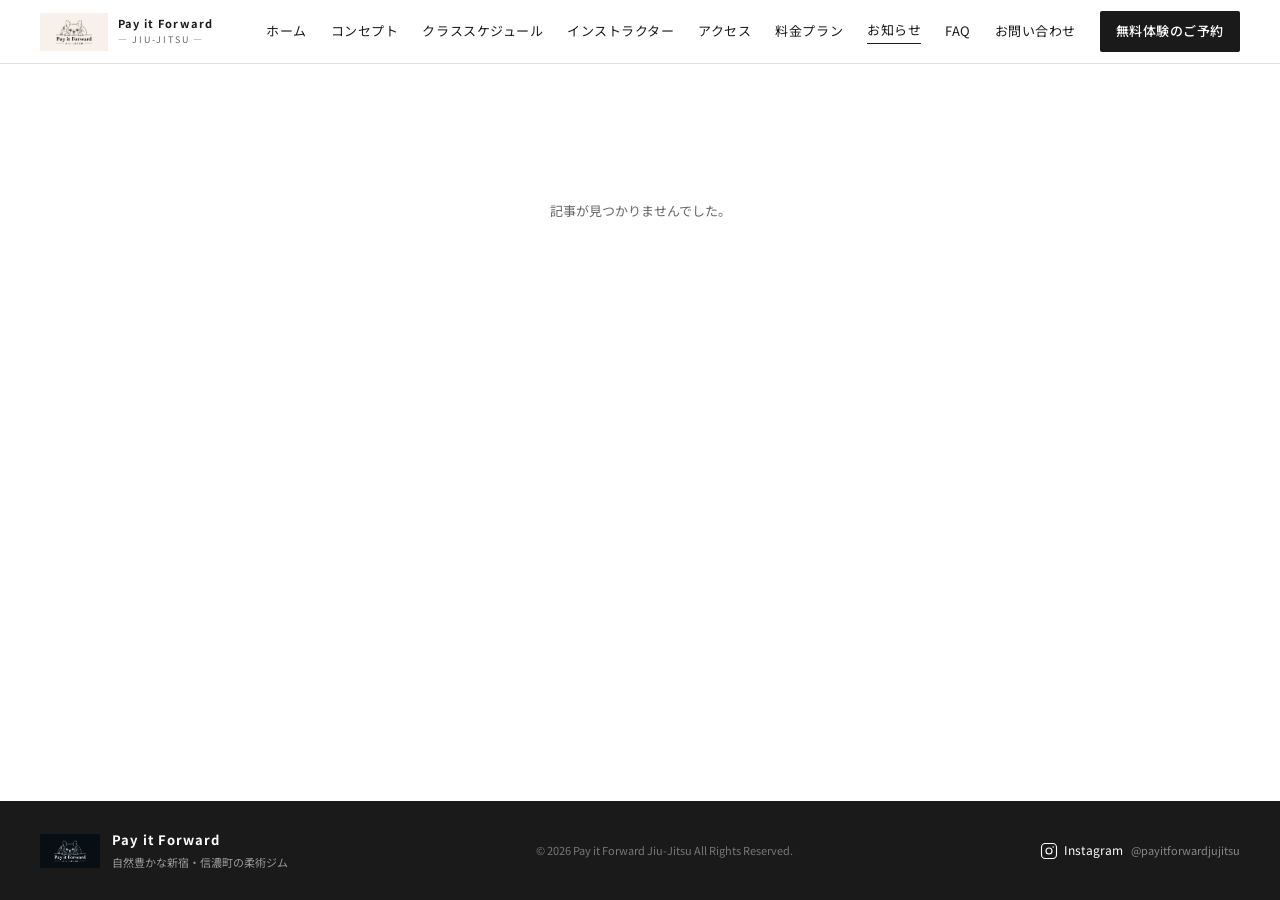
<file: news-detail.html>
<!DOCTYPE html>
<html lang="ja">
<head>
    <meta charset="UTF-8">
  <meta name="color-scheme" content="light">
  <meta name="viewport" content="width=device-width, initial-scale=1.0">
  <meta name="description" content="Pay it Forward JIU-JITSUのお知らせ詳細ページ。">
  <meta name="keywords" content="お知らせ,柔術,信濃町">
  <meta name="robots" content="index, follow">
  <title>お知らせ詳細｜Pay it Forward JIU-JITSU</title>

  <!-- OGP -->
  <meta property="og:type" content="website">
  <meta property="og:title" content="お知らせ詳細｜Pay it Forward JIU-JITSU">
  <meta property="og:description" content="Pay it Forward JIU-JITSUのお知らせ詳細ページ。">
  <meta property="og:url" content="https://payitforwardjiujitsu.com/news-detail.html">
  <meta property="og:image" content="https://payitforwardjiujitsu.com/logo.png">
  <meta property="og:site_name" content="Pay it Forward JIU-JITSU">
  <meta property="og:locale" content="ja_JP">

  <!-- Twitter Card -->
  <meta name="twitter:card" content="summary">
  <meta name="twitter:title" content="お知らせ詳細｜Pay it Forward JIU-JITSU">
  <meta name="twitter:description" content="Pay it Forward JIU-JITSUのお知らせ詳細ページ。">
  <meta name="twitter:image" content="https://payitforwardjiujitsu.com/logo.png">

  <!-- Favicon -->
  <link rel="icon" type="image/png" href="logo.png">
  <link rel="apple-touch-icon" href="logo.png">

  <!-- 表示速度最適化 -->
  <link rel="preconnect" href="https://fonts.googleapis.com">
  <link rel="preconnect" href="https://fonts.gstatic.com" crossorigin>
  <link rel="dns-prefetch" href="https://fonts.googleapis.com">

  <link rel="stylesheet" href="common.css">
  <style>
    .detail-section {
      padding: 72px 40px;
      max-width: 760px;
      margin: 0 auto;
    }

    .detail-eyebrow {
      font-size: 12px;
      color: var(--gray-text);
      letter-spacing: 0.1em;
      margin-bottom: 16px;
    }

    .detail-date {
      font-size: 12px;
      color: var(--gray-text);
      letter-spacing: 0.08em;
      margin-bottom: 12px;
    }

    .detail-title {
      font-family: var(--font-serif);
      font-size: 26px;
      font-weight: 700;
      line-height: 1.5;
      letter-spacing: 0.04em;
      margin-bottom: 40px;
      padding-bottom: 28px;
      border-bottom: 1px solid var(--gray-mid);
    }

    .detail-body {
      font-size: 15px;
      line-height: 2.1;
      color: #333;
      white-space: pre-wrap;
    }

    .detail-img {
      width: 100%;
      max-width: 680px;
      height: auto;
      margin-bottom: 32px;
      display: block;
    }

    .detail-cta {
      display: flex;
      flex-wrap: wrap;
      gap: 14px;
      margin-top: 44px;
      padding-top: 36px;
      border-top: 1px solid rgba(26, 26, 26, 0.12);
    }

    .detail-back {
      display: inline-flex;
      align-items: center;
      gap: 8px;
      margin-top: 56px;
      font-size: 13px;
      font-weight: 500;
      letter-spacing: 0.06em;
      color: var(--black);
      border-bottom: 1px solid var(--black);
      padding-bottom: 2px;
      transition: opacity 0.2s;
    }

    .detail-back:hover { opacity: 0.55; }

    .detail-loading {
      text-align: center;
      padding: 64px 0;
      font-size: 13px;
      color: var(--gray-text);
    }

    @media (max-width: 768px) {
      .detail-section { padding: 40px 20px; }
      .detail-title { font-size: 20px; margin-bottom: 28px; padding-bottom: 20px; }
      .detail-body { font-size: 14px; }
      .detail-cta { margin-top: 32px; padding-top: 28px; }
      .detail-cta .btn-primary { width: 100%; justify-content: center; }
    }
  </style>
</head>
<body>
  <div class="page-wrapper">

    <header class="site-header">
      <a href="index.html" class="site-logo">
        <img src="logo.png" alt="Pay it Forward Jiu-Jitsu ロゴ">
        <div><div class="logo-text">Pay it Forward</div><div class="logo-sub">— JIU-JITSU —</div></div>
      </a>
      <nav class="site-nav">
        <a href="index.html">ホーム</a>
        <a href="concept.html">コンセプト</a>
        <a href="schedule.html">クラススケジュール</a>
        <a href="instructor.html">インストラクター</a>
        <a href="access.html">アクセス</a>
        <a href="pricing.html">料金プラン</a>
        <a href="news.html" class="active">お知らせ</a>
        <a href="faq.html">FAQ</a>
        <a href="contact.html">お問い合わせ</a>
        <a href="contact.html" class="btn-cta">無料体験のご予約</a>
      </nav>
      <button class="hamburger" id="hamburger" aria-label="メニュー"><span></span><span></span><span></span></button>
    </header>

    <div class="mobile-menu" id="mobileMenu">
      <a href="index.html">ホーム</a>
      <a href="concept.html">コンセプト</a>
      <a href="schedule.html">クラススケジュール</a>
      <a href="instructor.html">インストラクター</a>
      <a href="access.html">アクセス</a>
      <a href="pricing.html">料金プラン</a>
      <a href="news.html">お知らせ</a>
      <a href="faq.html">FAQ</a>
      <a href="contact.html">お問い合わせ</a>
      <a href="contact.html" class="btn-cta">無料体験のご予約</a>
    </div>

    <main>
      <section class="detail-section">
        <div id="detailContainer">
          <p class="detail-loading">読み込み中...</p>
        </div>
      </section>
    </main>

    <footer class="site-footer">
      <div class="footer-logo">
        <img src="logo.png" alt="ロゴ">
        <div><div class="footer-logo-name">Pay it Forward</div><div class="footer-logo-tagline">自然豊かな新宿・信濃町の柔術ジム</div></div>
      </div>
      <div class="footer-copy">&copy; 2026 Pay it Forward Jiu-Jitsu All Rights Reserved.</div>
      <div class="footer-sns">
        <a href="https://www.instagram.com/payitforwardjiujitsu?igsh=d3Uzd296cXIxdXo=" target="_blank" rel="noopener"><svg width="18" height="18" viewBox="0 0 24 24" fill="none"><rect x="2" y="2" width="20" height="20" rx="5" stroke="white" stroke-width="1.5"/><circle cx="12" cy="12" r="4" stroke="white" stroke-width="1.5"/><circle cx="17.5" cy="6.5" r="1" fill="white"/></svg>Instagram</a>
        <span class="footer-sns-handle">@payitforwardjujitsu</span>
      </div>
    </footer>

  </div>

  <script src="news-data.js?v=20261104"></script>
  <script>
    // ===== ハンバーガー =====
    var ham = document.getElementById('hamburger');
    var menu = document.getElementById('mobileMenu');
    ham.addEventListener('click', function() {
      ham.classList.toggle('open');
      menu.classList.toggle('open');
      document.body.classList.toggle('menu-open');
    });
    menu.querySelectorAll('a').forEach(function(a) {
      a.addEventListener('click', function() {
        ham.classList.remove('open');
        menu.classList.remove('open');
        document.body.classList.remove('menu-open');
      });
    });

    // ===== お知らせデータ =====
    // データ本体は news-data.js にあります（3ページ共通・ここには書かない）

    // ===== 詳細表示 =====
    function formatDate(s) {
      var d = new Date(s);
      return d.getFullYear() + '.' + String(d.getMonth()+1).padStart(2,'0') + '.' + String(d.getDate()).padStart(2,'0');
    }

    var params = new URLSearchParams(window.location.search);
    var targetId = parseInt(params.get('id'));
    var item = null;
    for (var i = 0; i < NEWS_DATA.length; i++) {
      if (NEWS_DATA[i].id === targetId) { item = NEWS_DATA[i]; break; }
    }

    var container = document.getElementById('detailContainer');
    if (!item) {
      container.innerHTML = '<p class="detail-loading">記事が見つかりませんでした。</p>';
    } else {
      document.title = item.title + ' | Pay it Forward Jiu-Jitsu';
      var canon = document.createElement('link');
      canon.rel = 'canonical';
      canon.href = 'https://payitforwardjiujitsu.com/news-detail.html?id=' + item.id;
      document.head.appendChild(canon);
      var body = item.content.replace(/\n/g, '<br>');
      var linkHtml = '';
      if (item.links && item.links.length) {
        var parts = [];
        for (var j = 0; j < item.links.length; j++) {
          parts.push('<a href="' + item.links[j].href + '" class="btn-primary">' + item.links[j].label +
            '<svg width="16" height="16" viewBox="0 0 16 16" fill="none"><path d="M3 8h10M9 4l4 4-4 4" stroke="#fff" stroke-width="1.5" stroke-linecap="round" stroke-linejoin="round"/></svg></a>');
        }
        linkHtml = '<div class="detail-cta">' + parts.join('') + '</div>';
      }
      var imgHtml = item.thumbnail ? '<img src="' + item.thumbnail + '" alt="' + item.title + '" class="detail-img" loading="lazy">' : '';
      container.innerHTML =
        '<p class="detail-eyebrow">お知らせ</p>' +
        '<p class="detail-date">' + formatDate(item.date) + '</p>' +
        '<h1 class="detail-title">' + item.title + '</h1>' +
        imgHtml +
        '<div class="detail-body">' + body + '</div>' +
        linkHtml +
        '<a href="news.html" class="detail-back">' +
        '<svg width="14" height="14" viewBox="0 0 14 14" fill="none"><path d="M11 7H3M6 3L2 7l4 4" stroke="#1a1a1a" stroke-width="1.2" stroke-linecap="round" stroke-linejoin="round"/></svg>' +
        'お知らせ一覧へ戻る</a>';
    }
  </script>
</body>
</html>
</file>
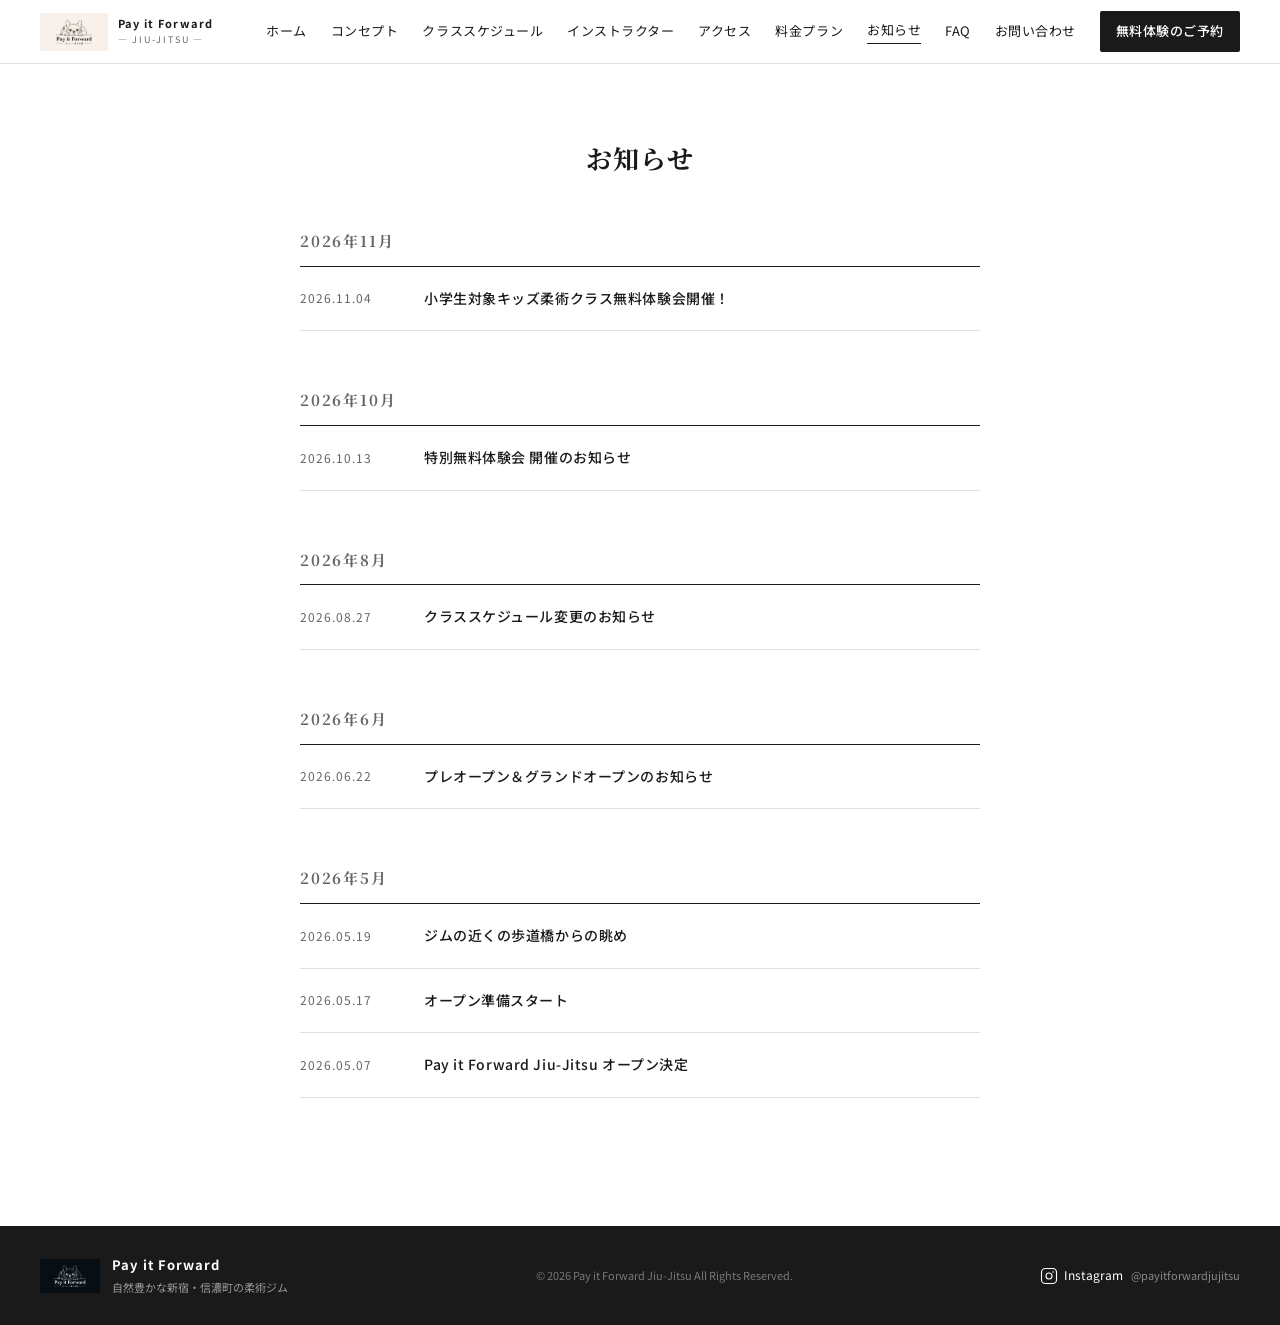
<file: news.html>
<!DOCTYPE html>
<html lang="ja">
<head>
    <meta charset="UTF-8">
  <meta name="color-scheme" content="light">
  <meta name="viewport" content="width=device-width, initial-scale=1.0">
  <meta name="description" content="Pay it Forward JIU-JITSUからのお知らせ・最新情報。オープン情報、体験会、イベントなど随時更新。">
  <meta name="keywords" content="お知らせ,ニュース,柔術,信濃町,オープン,体験会">
  <meta name="robots" content="index, follow">
  <title>お知らせ｜Pay it Forward JIU-JITSU</title>

  <!-- OGP -->
  <meta property="og:type" content="website">
  <meta property="og:title" content="お知らせ｜Pay it Forward JIU-JITSU">
  <meta property="og:description" content="Pay it Forward JIU-JITSUからのお知らせ・最新情報。オープン情報、体験会、イベントなど随時更新。">
  <meta property="og:url" content="https://payitforwardjiujitsu.com/news.html">
  <meta property="og:image" content="https://payitforwardjiujitsu.com/logo.png">
  <meta property="og:site_name" content="Pay it Forward JIU-JITSU">
  <meta property="og:locale" content="ja_JP">

  <!-- Twitter Card -->
  <meta name="twitter:card" content="summary">
  <meta name="twitter:title" content="お知らせ｜Pay it Forward JIU-JITSU">
  <meta name="twitter:description" content="Pay it Forward JIU-JITSUからのお知らせ・最新情報。オープン情報、体験会、イベントなど随時更新。">
  <meta name="twitter:image" content="https://payitforwardjiujitsu.com/logo.png">

  <link rel="canonical" href="https://payitforwardjiujitsu.com/news.html">

  <!-- Favicon -->
  <link rel="icon" type="image/png" href="logo.png">
  <link rel="apple-touch-icon" href="logo.png">

  <!-- 表示速度最適化 -->
  <link rel="preconnect" href="https://fonts.googleapis.com">
  <link rel="preconnect" href="https://fonts.gstatic.com" crossorigin>
  <link rel="dns-prefetch" href="https://fonts.googleapis.com">

  <link rel="stylesheet" href="common.css">
  <style>
    .news-section {
      padding: 72px 40px;
      max-width: 760px;
      margin: 0 auto;
    }

    /* ===== 月別アーカイブ ===== */
    .news-month {
      margin-bottom: 56px;
    }

    .news-month-heading {
      font-family: var(--font-serif);
      font-size: 15px;
      font-weight: 700;
      letter-spacing: 0.12em;
      color: var(--gray-text);
      margin-bottom: 0;
      padding-bottom: 12px;
      border-bottom: 1px solid var(--black);
    }

    .news-list {
      list-style: none;
    }

    .news-item a {
      display: grid;
      grid-template-columns: 100px 1fr;
      gap: 24px;
      align-items: center;
      padding: 20px 0;
      border-bottom: 1px solid var(--gray-mid);
      transition: opacity 0.2s;
    }

    .news-item a:hover { opacity: 0.55; }

    .news-date {
      font-size: 12px;
      color: var(--gray-text);
      letter-spacing: 0.08em;
      white-space: nowrap;
    }

    .news-title {
      font-size: 14px;
      font-weight: 500;
      letter-spacing: 0.04em;
      color: var(--black);
    }

    .news-arrow {
      display: flex;
      align-items: center;
      justify-content: flex-end;
    }

    /* ローディング・エラー */
    .news-loading {
      text-align: center;
      padding: 64px 0;
      font-size: 13px;
      color: var(--gray-text);
    }

    @media (max-width: 768px) {
      .news-section { padding: 40px 20px; }

      .news-item a {
        grid-template-columns: 1fr;
        gap: 6px;
        padding: 18px 0;
      }
    }
  </style>
</head>
<body>
  <div class="page-wrapper">

    <header class="site-header">
      <a href="index.html" class="site-logo">
        <img src="logo.png" alt="Pay it Forward Jiu-Jitsu ロゴ">
        <div><div class="logo-text">Pay it Forward</div><div class="logo-sub">— JIU-JITSU —</div></div>
      </a>
      <nav class="site-nav">
        <a href="index.html">ホーム</a>
        <a href="concept.html">コンセプト</a>
        <a href="schedule.html">クラススケジュール</a>
        <a href="instructor.html">インストラクター</a>
        <a href="access.html">アクセス</a>
        <a href="pricing.html">料金プラン</a>
        <a href="news.html" class="active">お知らせ</a>
        <a href="faq.html">FAQ</a>
        <a href="contact.html">お問い合わせ</a>
        <a href="contact.html" class="btn-cta">無料体験のご予約</a>
      </nav>
      <button class="hamburger" id="hamburger" aria-label="メニュー"><span></span><span></span><span></span></button>
    </header>

    <div class="mobile-menu" id="mobileMenu">
      <a href="index.html">ホーム</a>
      <a href="concept.html">コンセプト</a>
      <a href="schedule.html">クラススケジュール</a>
      <a href="instructor.html">インストラクター</a>
      <a href="access.html">アクセス</a>
      <a href="pricing.html">料金プラン</a>
      <a href="news.html">お知らせ</a>
      <a href="faq.html">FAQ</a>
      <a href="contact.html">お問い合わせ</a>
      <a href="contact.html" class="btn-cta">無料体験のご予約</a>
    </div>

    <main>
      <section class="news-section">
        <h1 class="section-title">お知らせ</h1>
        <div id="newsContainer">
          <p class="news-loading">読み込み中...</p>
        </div>
      </section>
    </main>

    <footer class="site-footer">
      <div class="footer-logo">
        <img src="logo.png" alt="ロゴ">
        <div><div class="footer-logo-name">Pay it Forward</div><div class="footer-logo-tagline">自然豊かな新宿・信濃町の柔術ジム</div></div>
      </div>
      <div class="footer-copy">&copy; 2026 Pay it Forward Jiu-Jitsu All Rights Reserved.</div>
      <div class="footer-sns">
        <a href="https://www.instagram.com/payitforwardjiujitsu?igsh=d3Uzd296cXIxdXo=" target="_blank" rel="noopener"><svg width="18" height="18" viewBox="0 0 24 24" fill="none"><rect x="2" y="2" width="20" height="20" rx="5" stroke="white" stroke-width="1.5"/><circle cx="12" cy="12" r="4" stroke="white" stroke-width="1.5"/><circle cx="17.5" cy="6.5" r="1" fill="white"/></svg>Instagram</a>
        <span class="footer-sns-handle">@payitforwardjujitsu</span>
      </div>
    </footer>

  </div>

  <script src="news-data.js?v=20261104"></script>
  <script>
    // ===== ハンバーガー =====
    var ham = document.getElementById('hamburger');
    var menu = document.getElementById('mobileMenu');
    ham.addEventListener('click', function() {
      ham.classList.toggle('open');
      menu.classList.toggle('open');
      document.body.classList.toggle('menu-open');
    });
    menu.querySelectorAll('a').forEach(function(a) {
      a.addEventListener('click', function() {
        ham.classList.remove('open');
        menu.classList.remove('open');
        document.body.classList.remove('menu-open');
      });
    });

    // ===== お知らせデータ =====
    // データ本体は news-data.js にあります（3ページ共通・ここには書かない）

    // ===== 一覧表示 =====
    function formatDate(s) {
      var d = new Date(s);
      return d.getFullYear() + '.' + String(d.getMonth()+1).padStart(2,'0') + '.' + String(d.getDate()).padStart(2,'0');
    }
    function getMonthKey(s) {
      var d = new Date(s);
      return d.getFullYear() + '年' + (d.getMonth()+1) + '月';
    }

    var data = NEWS_DATA.slice().sort(function(a,b){ return new Date(b.date) - new Date(a.date); });
    var groups = {};
    var order = [];
    data.forEach(function(item) {
      var key = getMonthKey(item.date);
      if (!groups[key]) { groups[key] = []; order.push(key); }
      groups[key].push(item);
    });

    var container = document.getElementById('newsContainer');
    container.innerHTML = '';
    order.forEach(function(month) {
      var sec = document.createElement('div');
      sec.className = 'news-month';
      var h3 = document.createElement('h3');
      h3.className = 'news-month-heading';
      h3.textContent = month;
      sec.appendChild(h3);
      var ul = document.createElement('ul');
      ul.className = 'news-list';
      groups[month].forEach(function(item) {
        var li = document.createElement('li');
        li.className = 'news-item';
        li.innerHTML = '<a href="news-detail.html?id=' + item.id + '"><span class="news-date">' + formatDate(item.date) + '</span><span class="news-title">' + item.title + '</span></a>';
        ul.appendChild(li);
      });
      sec.appendChild(ul);
      container.appendChild(sec);
    });
  </script>
</body>
</html>
</file>
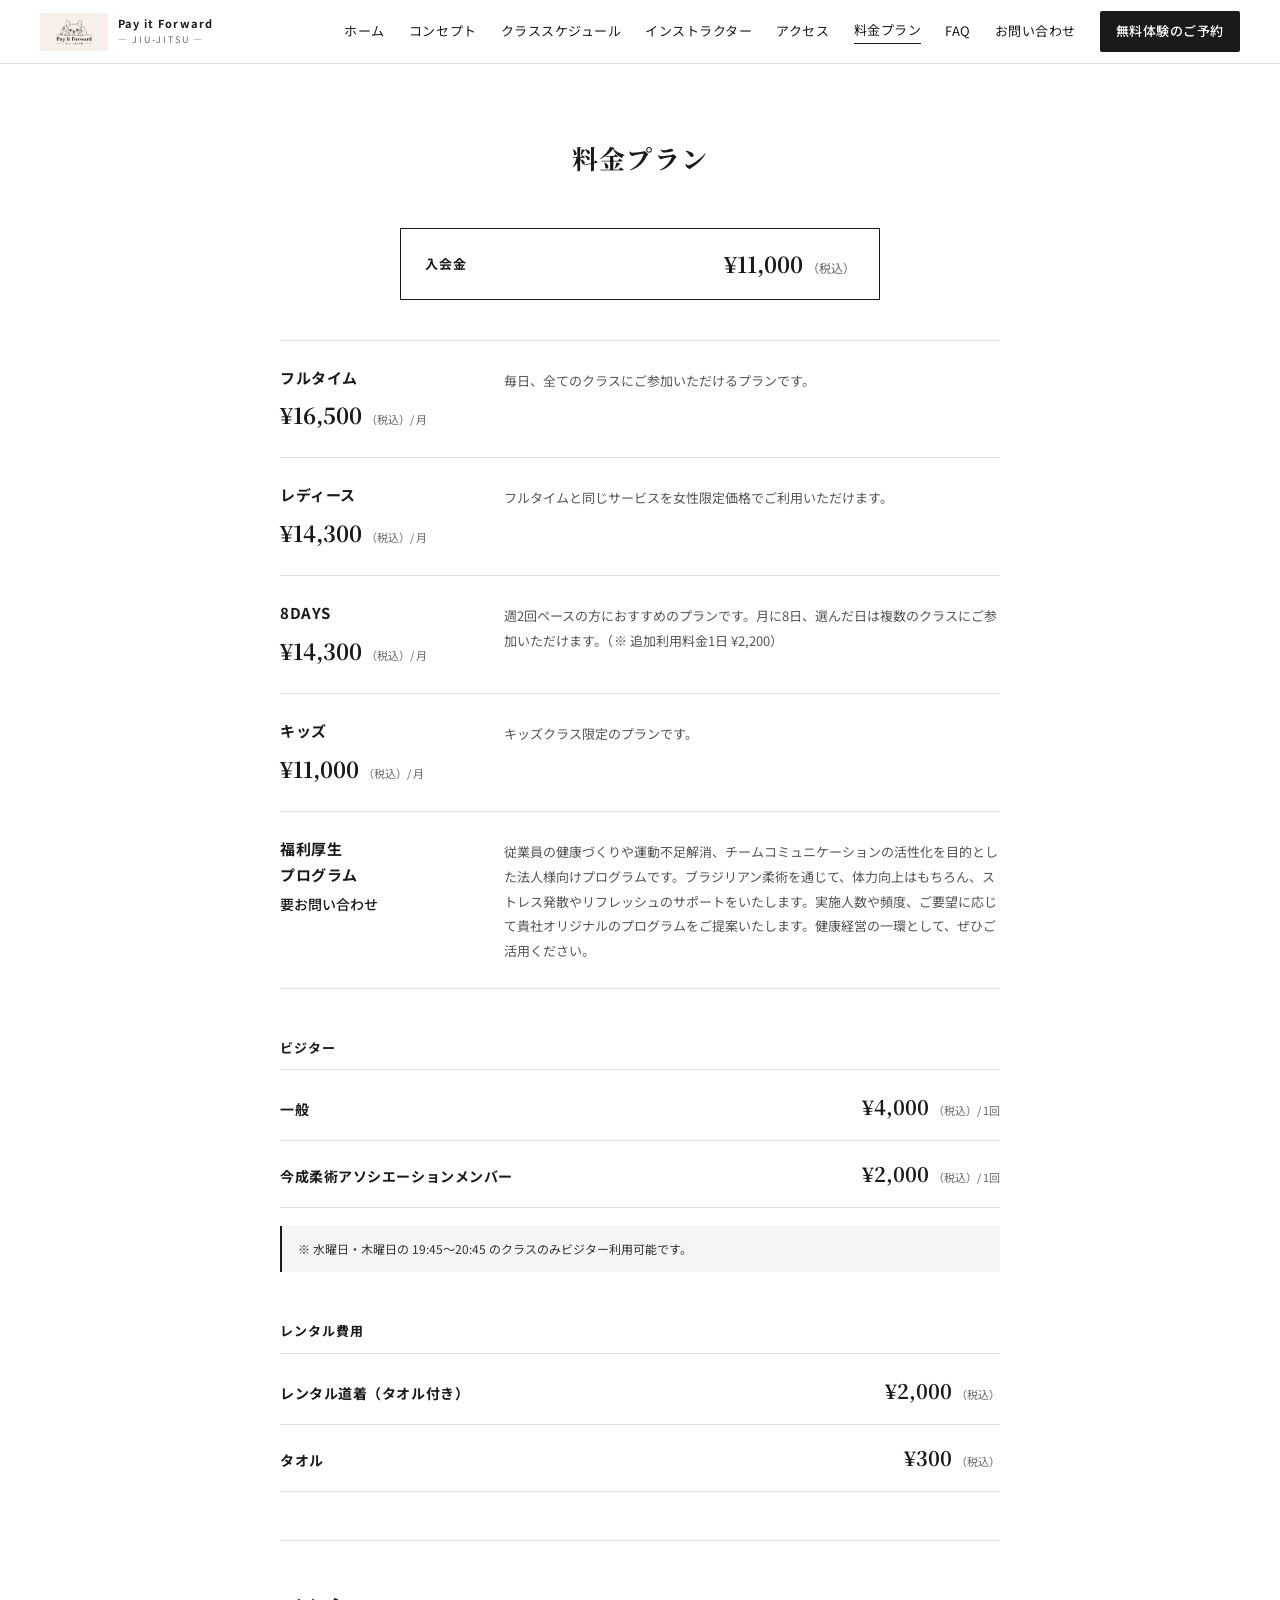
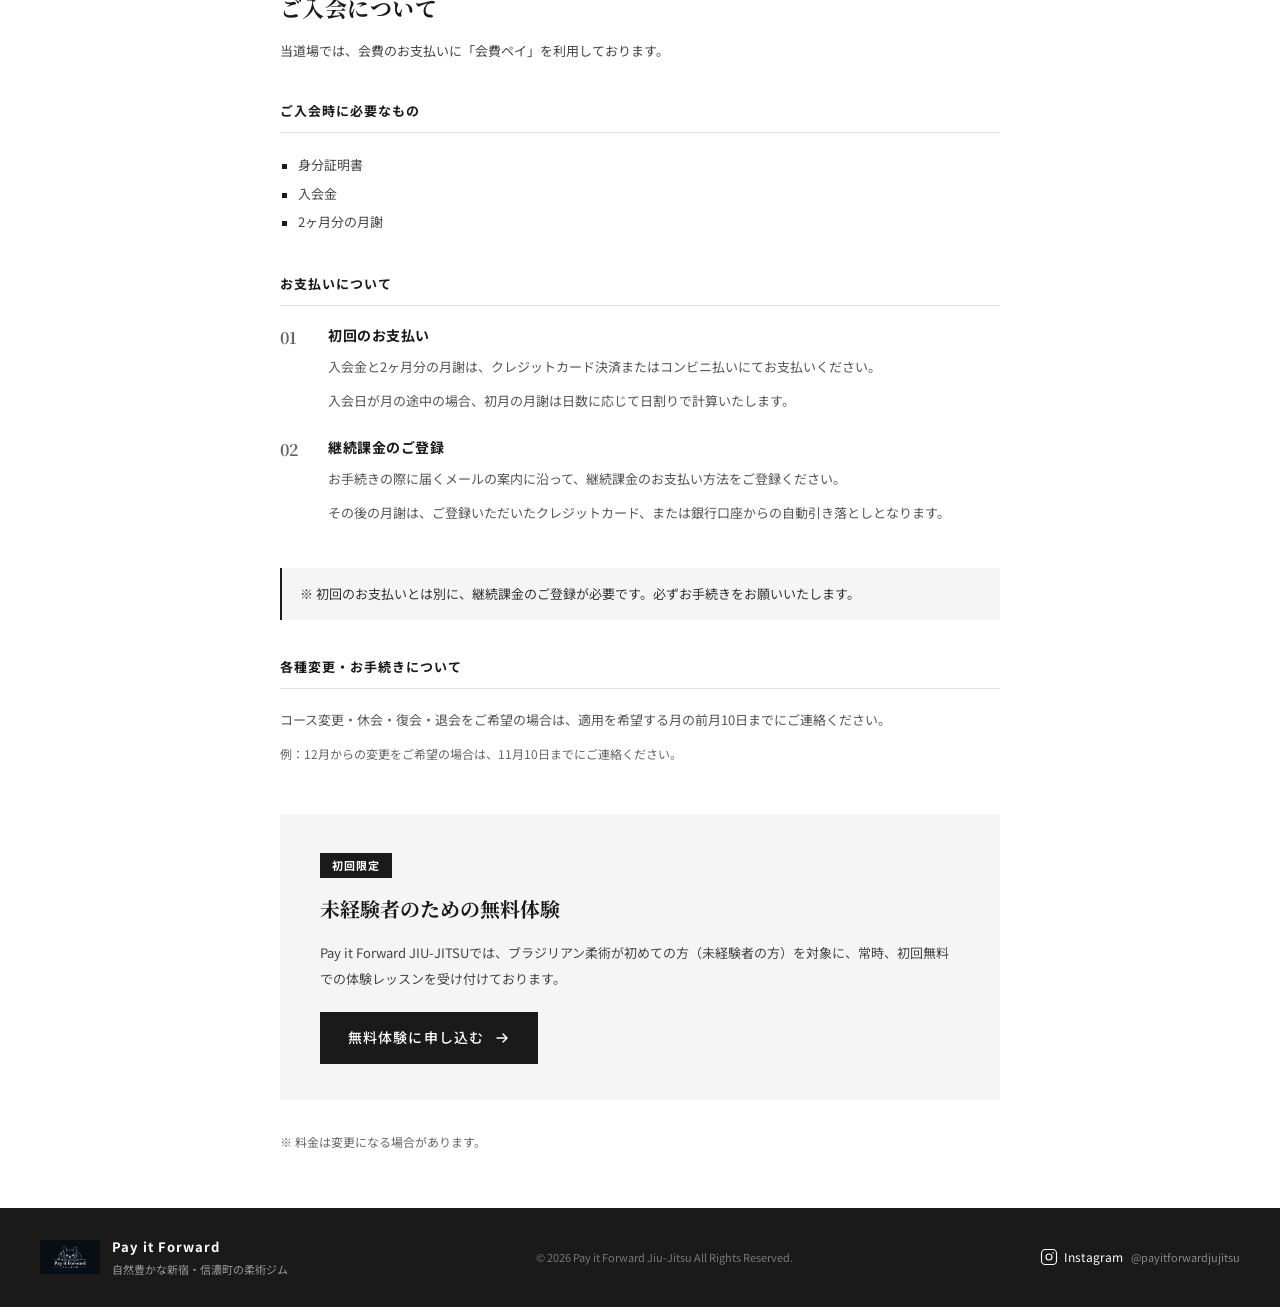
<file: pricing.html>
<!DOCTYPE html>
<html lang="ja">
<head>
    <meta charset="UTF-8">
  <meta name="color-scheme" content="light">
  <meta name="viewport" content="width=device-width, initial-scale=1.0">
  <meta name="description" content="フルタイム月16,500円〜。入会金11,000円。初回無料体験受付中。キッズ・レディース・8DAYSプランあり。">
  <meta name="keywords" content="料金,月会費,入会金,体験,柔術,信濃町,フルタイム,キッズ,レディース">
  <meta name="robots" content="index, follow">
  <title>料金プラン｜Pay it Forward JIU-JITSU</title>

  <!-- OGP -->
  <meta property="og:type" content="website">
  <meta property="og:title" content="料金プラン｜Pay it Forward JIU-JITSU">
  <meta property="og:description" content="フルタイム月16,500円〜。入会金11,000円。初回無料体験受付中。キッズ・レディース・8DAYSプランあり。">
  <meta property="og:url" content="https://payitforwardjiujitsu.com/pricing.html">
  <meta property="og:image" content="https://payitforwardjiujitsu.com/logo.png">
  <meta property="og:site_name" content="Pay it Forward JIU-JITSU">
  <meta property="og:locale" content="ja_JP">

  <!-- Twitter Card -->
  <meta name="twitter:card" content="summary">
  <meta name="twitter:title" content="料金プラン｜Pay it Forward JIU-JITSU">
  <meta name="twitter:description" content="フルタイム月16,500円〜。入会金11,000円。初回無料体験受付中。キッズ・レディース・8DAYSプランあり。">
  <meta name="twitter:image" content="https://payitforwardjiujitsu.com/logo.png">

  <link rel="canonical" href="https://payitforwardjiujitsu.com/pricing.html">

  <!-- Favicon -->
  <link rel="icon" type="image/png" href="logo.png">
  <link rel="apple-touch-icon" href="logo.png">

  <!-- 表示速度最適化 -->
  <link rel="preconnect" href="https://fonts.googleapis.com">
  <link rel="preconnect" href="https://fonts.gstatic.com" crossorigin>
  <link rel="dns-prefetch" href="https://fonts.googleapis.com">

  <link rel="stylesheet" href="common.css">
  <style>
    .pricing-section {
      padding: 72px 40px 56px;
      max-width: 960px;
      margin: 0 auto;
    }

    /* 4カラムカード */
    .pricing-grid {
      display: grid;
      grid-template-columns: repeat(4, 1fr);
      gap: 12px;
      margin-bottom: 28px;
    }

    .pricing-card {
      border: 1px solid var(--gray-mid);
      padding: 28px 16px;
      text-align: center;
    }

    .pricing-card.featured {
      border-color: var(--black);
      background: var(--black);
      color: var(--white);
    }

    .pricing-type {
      font-size: 13px;
      font-weight: 700;
      letter-spacing: 0.06em;
      margin-bottom: 4px;
      line-height: 1.4;
    }

    .pricing-sub {
      font-size: 12px;
      color: var(--gray-text);
      margin-bottom: 20px;
      min-height: 18px;
    }

    .pricing-card.featured .pricing-sub { color: #aaa; }

    .pricing-price {
      font-family: var(--font-serif);
      font-size: 30px;
      font-weight: 700;
      letter-spacing: -0.01em;
      margin-bottom: 2px;
    }

    .pricing-unit {
      font-size: 12px;
      color: var(--gray-text);
      margin-bottom: 20px;
    }

    .pricing-card.featured .pricing-unit { color: #aaa; }

    .pricing-features {
      font-size: 12px;
      line-height: 2;
      color: #555;
      border-top: 1px solid var(--gray-mid);
      padding-top: 16px;
    }

    .pricing-card.featured .pricing-features {
      color: #ccc;
      border-top-color: #444;
    }

    .pricing-notes {
      font-size: 12px;
      color: var(--gray-text);
      line-height: 2;
    }

    .pricing-notes p::before { content: '※ '; }

    /* お問い合わせ */
    .contact-section {
      padding: 56px 40px 72px;
      max-width: 960px;
      margin: 0 auto;
      border-top: 1px solid var(--gray-mid);
    }

    .contact-intro {
      text-align: center;
      font-size: 14px;
      color: #555;
      margin-top: -24px;
      margin-bottom: 48px;
      line-height: 2;
    }

    .contact-grid {
      display: grid;
      grid-template-columns: repeat(3, 1fr);
      gap: 20px;
    }

    .contact-card {
      border: 1px solid var(--gray-mid);
      padding: 32px 20px;
      text-align: center;
    }

    .contact-card.line-card {
      background: #06c755;
      border-color: #06c755;
      color: var(--white);
    }

    .contact-icon { display: flex; justify-content: center; margin-bottom: 14px; }
    .contact-type { font-size: 15px; font-weight: 700; margin-bottom: 4px; }
    .contact-desc { font-size: 12px; color: var(--gray-text); margin-bottom: 18px; line-height: 1.7; }
    .contact-card.line-card .contact-desc { color: rgba(255,255,255,0.85); }

    .contact-link {
      display: inline-flex;
      align-items: center;
      gap: 6px;
      font-size: 13px;
      font-weight: 500;
      border-bottom: 1px solid var(--black);
      padding-bottom: 2px;
      transition: opacity 0.2s;
    }

    .contact-link:hover { opacity: 0.6; }
    .contact-card.line-card .contact-link { color: var(--white); border-bottom-color: var(--white); }

    /* ===== TABLET ===== */
    @media (max-width: 1024px) {
      .pricing-section, .contact-section { padding-left: 24px; padding-right: 24px; }
      .pricing-grid { gap: 10px; }
      .pricing-price { font-size: 26px; }
    }

    /* ===== SP ===== */
    @media (max-width: 768px) {
      .pricing-section { padding: 40px 20px 36px; }
      .contact-section { padding: 36px 20px 56px; }
      .contact-intro { font-size: 13px; margin-bottom: 32px; }

      .pricing-grid {
        grid-template-columns: repeat(2, 1fr);
        gap: 10px;
      }

      .contact-grid { grid-template-columns: 1fr; gap: 12px; }
      .contact-card { padding: 24px 20px; }
    }

    @media (max-width: 480px) {
      .pricing-grid { grid-template-columns: 1fr; gap: 8px; }
      .pricing-card { padding: 20px 16px; }
    }

    /* ===== 入会金 ===== */
    .pricing-entry {
      display: flex;
      align-items: center;
      justify-content: space-between;
      max-width: 480px;
      margin: 0 auto 40px;
      padding: 16px 24px;
      border: 1.5px solid var(--black);
    }

    .pricing-entry-label {
      font-size: 13px;
      font-weight: 700;
      letter-spacing: 0.08em;
    }

    .pricing-entry-price {
      font-family: var(--font-serif);
      font-size: 22px;
      font-weight: 700;
    }

    .pricing-entry-tax {
      font-size: 12px;
      font-weight: 400;
      font-family: var(--font-sans);
      color: var(--gray-text);
      margin-left: 4px;
    }

    /* ===== プラン一覧 ===== */
    .pricing-list {
      max-width: 720px;
      margin: 0 auto 48px;
    }

    .pricing-row {
      display: grid;
      grid-template-columns: 200px 1fr;
      gap: 24px;
      align-items: start;
      padding: 24px 0;
      border-bottom: 1px solid var(--gray-mid);
    }

    .pricing-row:first-child { border-top: 1px solid var(--gray-mid); }

    .pricing-row-name {
      font-size: 15px;
      font-weight: 700;
      letter-spacing: 0.04em;
      margin-bottom: 6px;
    }

    .pricing-row-price {
      font-family: var(--font-serif);
      font-size: 22px;
      font-weight: 700;
    }

    .pricing-row-price .tax {
      font-size: 11px;
      font-weight: 400;
      font-family: var(--font-sans);
      color: var(--gray-text);
      margin-left: 4px;
    }

    .pricing-row-desc {
      font-size: 13px;
      line-height: 1.9;
      color: #555;
      padding-top: 4px;
    }

    /* ===== 無料体験 ===== */
    .pricing-trial {
      max-width: 720px;
      margin: 0 auto 32px;
      background: var(--gray-light);
      padding: 36px 40px;
    }

    .pricing-trial-badge {
      display: inline-block;
      background: var(--black);
      color: var(--white);
      font-size: 11px;
      font-weight: 700;
      letter-spacing: 0.1em;
      padding: 3px 12px;
      margin-bottom: 14px;
    }

    .pricing-trial-title {
      font-family: var(--font-serif);
      font-size: 20px;
      font-weight: 700;
      margin-bottom: 14px;
    }

    .pricing-trial-body {
      font-size: 13px;
      line-height: 2;
      color: #444;
    }

    /* ===== ビジター / レンタル ===== */
    .pricing-sub-section {
      max-width: 720px;
      margin: 0 auto 48px;
    }

    .pricing-sub-heading {
      font-size: 13px;
      font-weight: 700;
      letter-spacing: 0.08em;
      padding-bottom: 10px;
      margin-bottom: 4px;
      border-bottom: 1px solid var(--gray-mid);
    }

    .pricing-fee-row {
      display: grid;
      grid-template-columns: 1fr auto;
      gap: 16px;
      align-items: baseline;
      padding: 16px 0;
      border-bottom: 1px solid var(--gray-mid);
    }

    .pricing-fee-name {
      font-size: 14px;
      font-weight: 700;
      letter-spacing: 0.04em;
    }

    .pricing-fee-note {
      display: block;
      font-size: 12px;
      font-weight: 400;
      letter-spacing: 0;
      color: var(--gray-text);
      margin-top: 4px;
    }

    .pricing-fee-price {
      font-family: var(--font-serif);
      font-size: 20px;
      font-weight: 700;
      white-space: nowrap;
    }

    .pricing-fee-price .tax {
      font-size: 11px;
      font-weight: 400;
      font-family: var(--font-sans);
      color: var(--gray-text);
      margin-left: 4px;
    }

    .pricing-sub-note {
      font-size: 12px;
      line-height: 1.9;
      color: #333;
      background: var(--gray-light);
      border-left: 2px solid var(--black);
      padding: 12px 16px;
      margin-top: 18px;
    }

    /* ===== ご入会について ===== */
    .pricing-join {
      max-width: 720px;
      margin: 0 auto 48px;
      padding-top: 48px;
      border-top: 1px solid var(--gray-mid);
    }

    .pricing-join-title {
      font-family: var(--font-serif);
      font-size: 22px;
      font-weight: 700;
      letter-spacing: 0.02em;
      margin-bottom: 12px;
    }

    .pricing-join-lead {
      font-size: 13px;
      line-height: 2;
      color: #444;
      margin-bottom: 36px;
    }

    .pricing-join-block { margin-bottom: 36px; }
    .pricing-join-block:last-child { margin-bottom: 0; }

    .pricing-join-heading {
      font-size: 13px;
      font-weight: 700;
      letter-spacing: 0.08em;
      padding-bottom: 10px;
      margin-bottom: 18px;
      border-bottom: 1px solid var(--gray-mid);
    }

    .pricing-join-list { list-style: none; }

    .pricing-join-list li {
      position: relative;
      padding-left: 18px;
      font-size: 13px;
      line-height: 2.2;
      color: #444;
    }

    .pricing-join-list li::before {
      content: "";
      position: absolute;
      left: 2px;
      top: 13px;
      width: 5px;
      height: 5px;
      background: var(--black);
    }

    .pricing-join-step {
      display: grid;
      grid-template-columns: 34px 1fr;
      gap: 14px;
      align-items: start;
      padding-bottom: 22px;
    }

    .pricing-join-step:last-child { padding-bottom: 0; }

    .pricing-join-num {
      font-family: var(--font-serif);
      font-size: 16px;
      font-weight: 700;
      line-height: 1.8;
      color: var(--gray-text);
    }

    .pricing-join-step-name {
      font-size: 14px;
      font-weight: 700;
      letter-spacing: 0.04em;
      margin-bottom: 6px;
    }

    .pricing-join-body {
      font-size: 13px;
      line-height: 2;
      color: #555;
    }

    .pricing-join-body + .pricing-join-body { margin-top: 8px; }

    .pricing-join-caution {
      font-size: 13px;
      line-height: 1.9;
      color: #333;
      background: var(--gray-light);
      border-left: 2px solid var(--black);
      padding: 14px 18px;
      margin-top: 20px;
    }

    .pricing-join-example {
      font-size: 12px;
      line-height: 1.9;
      color: var(--gray-text);
      margin-top: 10px;
    }

    .pricing-note {
      font-size: 12px;
      color: var(--gray-text);
      max-width: 720px;
      margin: 0 auto;
    }

    @media (max-width: 768px) {
      .pricing-entry { max-width: 100%; }
      .pricing-row { grid-template-columns: 1fr; gap: 8px; }
      .pricing-trial { padding: 28px 20px; }
      .pricing-sub-section { margin-bottom: 36px; }
      .pricing-fee-row { grid-template-columns: 1fr; gap: 6px; padding: 14px 0; }
      .pricing-fee-price { font-size: 19px; }
      .pricing-sub-note { padding: 12px 14px; }
      .pricing-join { padding-top: 36px; margin-bottom: 36px; }
      .pricing-join-title { font-size: 19px; }
      .pricing-join-lead { margin-bottom: 28px; }
      .pricing-join-block { margin-bottom: 28px; }
      .pricing-join-step { grid-template-columns: 26px 1fr; gap: 10px; }
      .pricing-join-caution { padding: 13px 15px; }
    }
  </style>
</head>
<body>
  <div class="page-wrapper">

    <header class="site-header">
      <a href="index.html" class="site-logo">
        <img src="logo.png" alt="Pay it Forward Jiu-Jitsu ロゴ">
        <div><div class="logo-text">Pay it Forward</div><div class="logo-sub">— JIU-JITSU —</div></div>
      </a>
      <nav class="site-nav">
        <a href="index.html">ホーム</a>
        <a href="concept.html">コンセプト</a>
        <a href="schedule.html">クラススケジュール</a>
        <a href="instructor.html">インストラクター</a>
        <a href="access.html">アクセス</a>
        <a href="pricing.html" class="active">料金プラン</a>
        <a href="faq.html">FAQ</a>
        <a href="contact.html">お問い合わせ</a>
        <a href="contact.html" class="btn-cta">無料体験のご予約</a>
      </nav>
      <button class="hamburger" id="hamburger" aria-label="メニュー"><span></span><span></span><span></span></button>
    </header>

    <div class="mobile-menu" id="mobileMenu">
      <a href="index.html">ホーム</a>
      <a href="concept.html">コンセプト</a>
      <a href="schedule.html">クラススケジュール</a>
      <a href="instructor.html">インストラクター</a>
      <a href="access.html">アクセス</a>
      <a href="pricing.html">料金プラン</a>
      <a href="news.html">お知らせ</a>
      <a href="faq.html">FAQ</a>
      <a href="contact.html">お問い合わせ</a>
      <a href="contact.html" class="btn-cta">無料体験のご予約</a>
    </div>

    <main>

      <!-- 料金プラン -->
      <section class="pricing-section">
        <h1 class="section-title">料金プラン</h1>

        <!-- 入会金 -->
        <div class="pricing-entry">
          <span class="pricing-entry-label">入会金</span>
          <span class="pricing-entry-price">¥11,000<span class="pricing-entry-tax">（税込）</span></span>
        </div>

        <!-- プラン一覧 -->
        <div class="pricing-list">

          <div class="pricing-row">
            <div class="pricing-row-left">
              <p class="pricing-row-name">フルタイム</p>
              <p class="pricing-row-price">¥16,500<span class="tax">（税込）/ 月</span></p>
            </div>
            <p class="pricing-row-desc">毎日、全てのクラスにご参加いただけるプランです。</p>
          </div>

          <div class="pricing-row">
            <div class="pricing-row-left">
              <p class="pricing-row-name">レディース</p>
              <p class="pricing-row-price">¥14,300<span class="tax">（税込）/ 月</span></p>
            </div>
            <p class="pricing-row-desc">フルタイムと同じサービスを女性限定価格でご利用いただけます。</p>
          </div>

          <div class="pricing-row">
            <div class="pricing-row-left">
              <p class="pricing-row-name">8DAYS</p>
              <p class="pricing-row-price">¥14,300<span class="tax">（税込）/ 月</span></p>
            </div>
            <p class="pricing-row-desc">週2回ペースの方におすすめのプランです。月に8日、選んだ日は複数のクラスにご参加いただけます。（※ 追加利用料金1日 ¥2,200）</p>
          </div>

          <div class="pricing-row">
            <div class="pricing-row-left">
              <p class="pricing-row-name">キッズ</p>
              <p class="pricing-row-price">¥11,000<span class="tax">（税込）/ 月</span></p>
            </div>
            <p class="pricing-row-desc">キッズクラス限定のプランです。</p>
          </div>

          <div class="pricing-row">
            <div class="pricing-row-left">
              <p class="pricing-row-name">福利厚生<br>プログラム</p>
              <p class="pricing-row-price" style="font-size:14px;font-family:var(--font-sans);font-weight:500;">要お問い合わせ</p>
            </div>
            <p class="pricing-row-desc">従業員の健康づくりや運動不足解消、チームコミュニケーションの活性化を目的とした法人様向けプログラムです。ブラジリアン柔術を通じて、体力向上はもちろん、ストレス発散やリフレッシュのサポートをいたします。実施人数や頻度、ご要望に応じて貴社オリジナルのプログラムをご提案いたします。健康経営の一環として、ぜひご活用ください。</p>
          </div>

        </div>

        <!-- ビジター -->
        <div class="pricing-sub-section">
          <h2 class="pricing-sub-heading">ビジター</h2>

          <div class="pricing-fee-row">
            <p class="pricing-fee-name">一般</p>
            <p class="pricing-fee-price">¥4,000<span class="tax">（税込）/ 1回</span></p>
          </div>

          <div class="pricing-fee-row">
            <p class="pricing-fee-name">今成柔術アソシエーションメンバー</p>
            <p class="pricing-fee-price">¥2,000<span class="tax">（税込）/ 1回</span></p>
          </div>

          <p class="pricing-sub-note">※ 水曜日・木曜日の 19:45〜20:45 のクラスのみビジター利用可能です。</p>
        </div>

        <!-- レンタル費用 -->
        <div class="pricing-sub-section">
          <h2 class="pricing-sub-heading">レンタル費用</h2>

          <div class="pricing-fee-row">
            <p class="pricing-fee-name">レンタル道着（タオル付き）</p>
            <p class="pricing-fee-price">¥2,000<span class="tax">（税込）</span></p>
          </div>

          <div class="pricing-fee-row">
            <p class="pricing-fee-name">タオル</p>
            <p class="pricing-fee-price">¥300<span class="tax">（税込）</span></p>
          </div>
        </div>

        <!-- ご入会について -->
        <div class="pricing-join">
          <h2 class="pricing-join-title">ご入会について</h2>
          <p class="pricing-join-lead">当道場では、会費のお支払いに「会費ペイ」を利用しております。</p>

          <div class="pricing-join-block">
            <h3 class="pricing-join-heading">ご入会時に必要なもの</h3>
            <ul class="pricing-join-list">
              <li>身分証明書</li>
              <li>入会金</li>
              <li>2ヶ月分の月謝</li>
            </ul>
          </div>

          <div class="pricing-join-block">
            <h3 class="pricing-join-heading">お支払いについて</h3>

            <div class="pricing-join-step">
              <span class="pricing-join-num">01</span>
              <div>
                <p class="pricing-join-step-name">初回のお支払い</p>
                <p class="pricing-join-body">入会金と2ヶ月分の月謝は、クレジットカード決済またはコンビニ払いにてお支払いください。</p>
                <p class="pricing-join-body">入会日が月の途中の場合、初月の月謝は日数に応じて日割りで計算いたします。</p>
              </div>
            </div>

            <div class="pricing-join-step">
              <span class="pricing-join-num">02</span>
              <div>
                <p class="pricing-join-step-name">継続課金のご登録</p>
                <p class="pricing-join-body">お手続きの際に届くメールの案内に沿って、継続課金のお支払い方法をご登録ください。</p>
                <p class="pricing-join-body">その後の月謝は、ご登録いただいたクレジットカード、または銀行口座からの自動引き落としとなります。</p>
              </div>
            </div>

            <p class="pricing-join-caution">※ 初回のお支払いとは別に、継続課金のご登録が必要です。必ずお手続きをお願いいたします。</p>
          </div>

          <div class="pricing-join-block">
            <h3 class="pricing-join-heading">各種変更・お手続きについて</h3>
            <p class="pricing-join-body">コース変更・休会・復会・退会をご希望の場合は、適用を希望する月の前月10日までにご連絡ください。</p>
            <p class="pricing-join-example">例：12月からの変更をご希望の場合は、11月10日までにご連絡ください。</p>
          </div>
        </div>

        <!-- 無料体験 -->
        <div class="pricing-trial">
          <p class="pricing-trial-badge">初回限定</p>
          <p class="pricing-trial-title">未経験者のための無料体験</p>
          <p class="pricing-trial-body">Pay it Forward JIU-JITSUでは、ブラジリアン柔術が初めての方（未経験者の方）を対象に、常時、初回無料での体験レッスンを受け付けております。</p>
          <a href="contact.html" class="btn-primary" style="margin-top:20px;">
            無料体験に申し込む
            <svg width="16" height="16" viewBox="0 0 16 16" fill="none"><path d="M3 8h10M9 4l4 4-4 4" stroke="#fff" stroke-width="1.5" stroke-linecap="round" stroke-linejoin="round"/></svg>
          </a>
        </div>

        <p class="pricing-note">※ 料金は変更になる場合があります。</p>

      </section>


    </main>

    <footer class="site-footer">
      <div class="footer-logo">
        <img src="logo.png" alt="ロゴ">
        <div><div class="footer-logo-name">Pay it Forward</div><div class="footer-logo-tagline">自然豊かな新宿・信濃町の柔術ジム</div></div>
      </div>
      <div class="footer-copy">&copy; 2026 Pay it Forward Jiu-Jitsu All Rights Reserved.</div>
      <div class="footer-sns">
        <a href="#"><svg width="18" height="18" viewBox="0 0 24 24" fill="none"><rect x="2" y="2" width="20" height="20" rx="5" stroke="white" stroke-width="1.5"/><circle cx="12" cy="12" r="4" stroke="white" stroke-width="1.5"/><circle cx="17.5" cy="6.5" r="1" fill="white"/></svg>Instagram</a>
        <span class="footer-sns-handle">@payitforwardjujitsu</span>
      </div>
    </footer>

  </div>
  <script>
    var ham = document.getElementById('hamburger');
    var menu = document.getElementById('mobileMenu');
    ham.addEventListener('click', function() { ham.classList.toggle('open'); menu.classList.toggle('open'); document.body.classList.toggle('menu-open'); });
    menu.querySelectorAll('a').forEach(function(a) { a.addEventListener('click', function() { ham.classList.remove('open'); menu.classList.remove('open'); document.body.classList.remove('menu-open'); }); });
  </script>
</body>
</html>
</file>
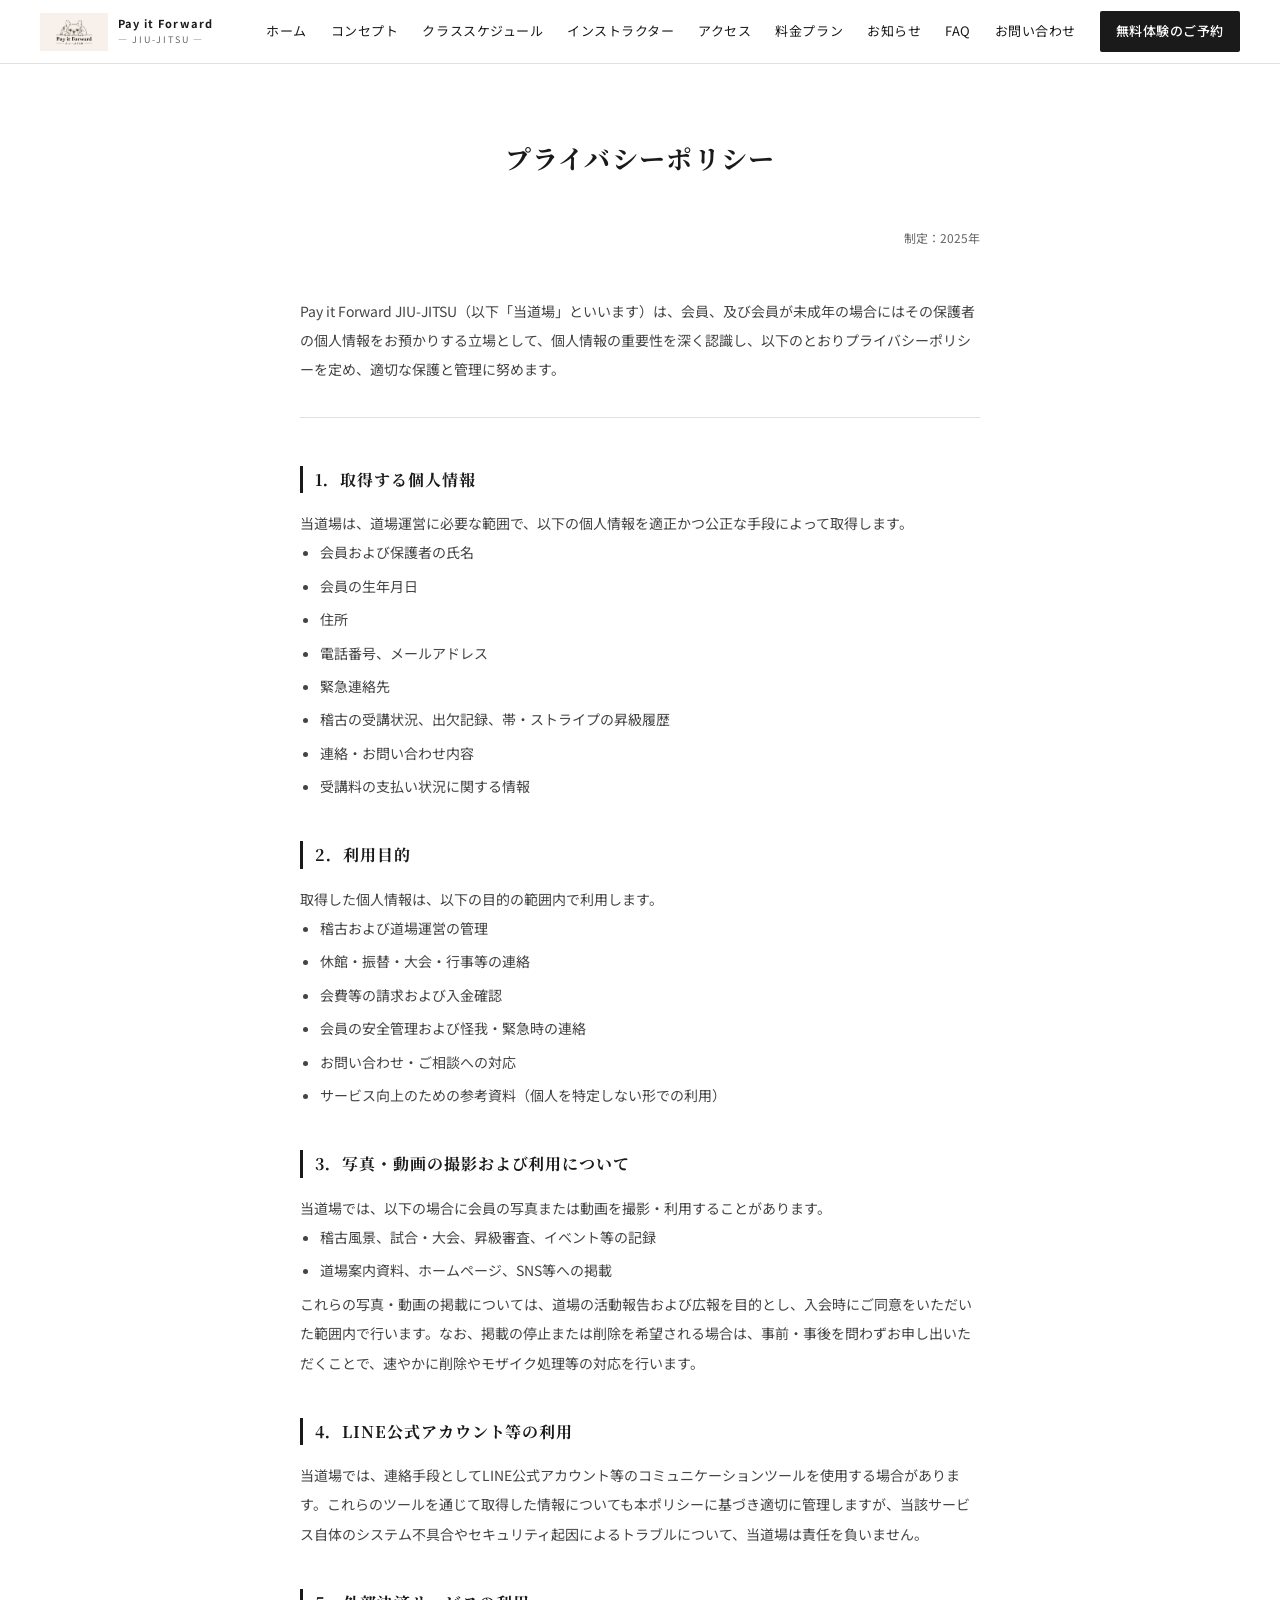
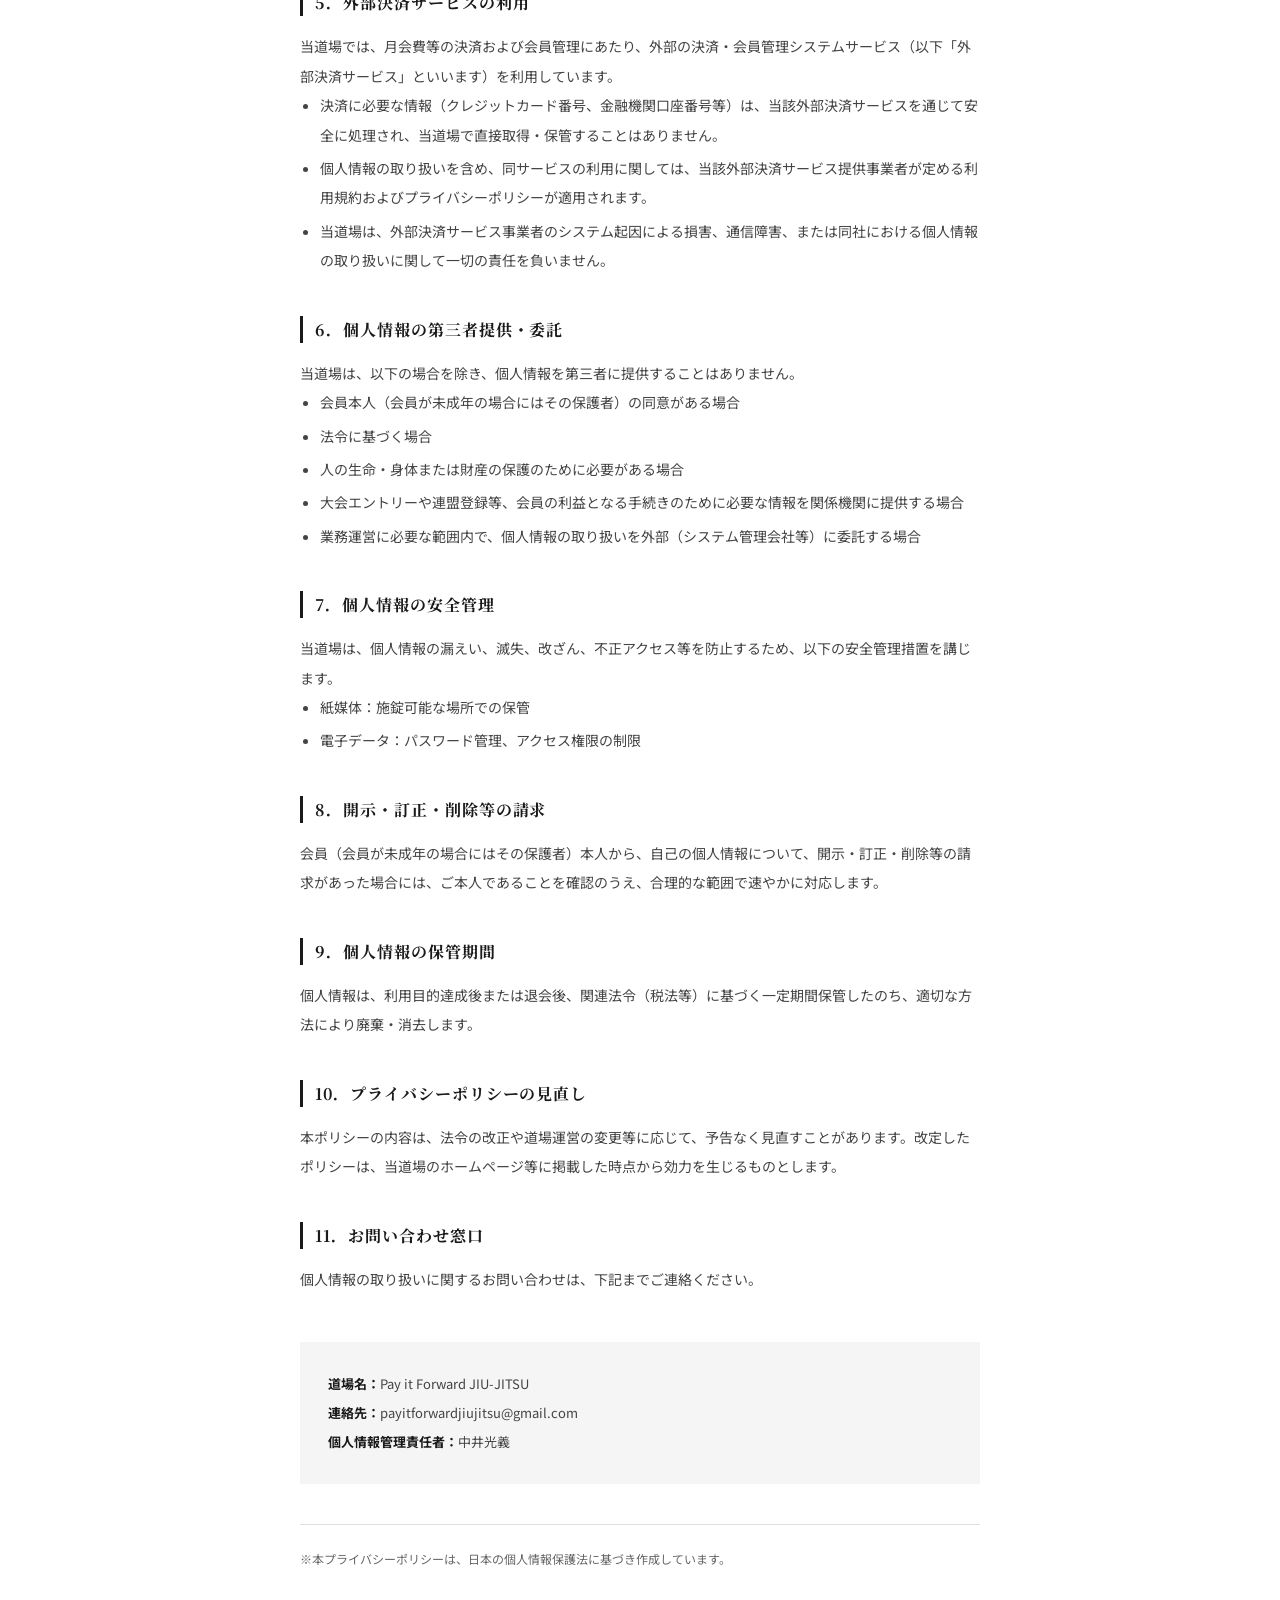
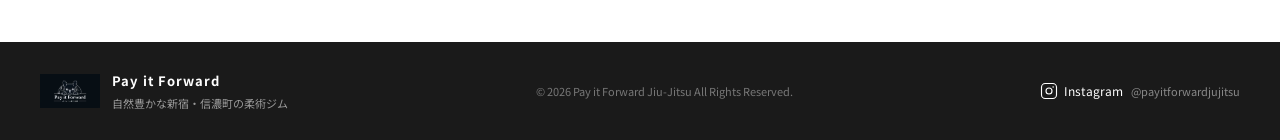
<file: privacy.html>
<!DOCTYPE html>
<html lang="ja">
<head>
    <meta charset="UTF-8">
  <meta name="color-scheme" content="light">
  <meta name="viewport" content="width=device-width, initial-scale=1.0">
  <meta name="description" content="Pay it Forward JIU-JITSUの個人情報保護方針。会員情報の取扱い、利用目的、安全管理について定めています。">
  <meta name="keywords" content="プライバシーポリシー,個人情報,柔術,信濃町">
  <meta name="robots" content="index, follow">
  <title>プライバシーポリシー｜Pay it Forward JIU-JITSU</title>

  <!-- OGP -->
  <meta property="og:type" content="website">
  <meta property="og:title" content="プライバシーポリシー｜Pay it Forward JIU-JITSU">
  <meta property="og:description" content="Pay it Forward JIU-JITSUの個人情報保護方針。会員情報の取扱い、利用目的、安全管理について定めています。">
  <meta property="og:url" content="https://payitforwardjiujitsu.com/privacy.html">
  <meta property="og:image" content="https://payitforwardjiujitsu.com/logo.png">
  <meta property="og:site_name" content="Pay it Forward JIU-JITSU">
  <meta property="og:locale" content="ja_JP">

  <!-- Twitter Card -->
  <meta name="twitter:card" content="summary">
  <meta name="twitter:title" content="プライバシーポリシー｜Pay it Forward JIU-JITSU">
  <meta name="twitter:description" content="Pay it Forward JIU-JITSUの個人情報保護方針。会員情報の取扱い、利用目的、安全管理について定めています。">
  <meta name="twitter:image" content="https://payitforwardjiujitsu.com/logo.png">

  <link rel="canonical" href="https://payitforwardjiujitsu.com/privacy.html">

  <!-- Favicon -->
  <link rel="icon" type="image/png" href="logo.png">
  <link rel="apple-touch-icon" href="logo.png">

  <!-- 表示速度最適化 -->
  <link rel="preconnect" href="https://fonts.googleapis.com">
  <link rel="preconnect" href="https://fonts.gstatic.com" crossorigin>
  <link rel="dns-prefetch" href="https://fonts.googleapis.com">

  <link rel="stylesheet" href="common.css">
  <style>
    .privacy-section {
      padding: 72px 40px;
      max-width: 760px;
      margin: 0 auto;
    }

    .privacy-updated {
      font-size: 12px;
      color: var(--gray-text);
      text-align: right;
      margin-bottom: 48px;
    }

    .privacy-intro {
      font-size: 14px;
      line-height: 2.1;
      color: #444;
      margin-bottom: 48px;
      padding-bottom: 32px;
      border-bottom: 1px solid var(--gray-mid);
    }

    .privacy-article {
      margin-bottom: 40px;
    }

    .privacy-article h2 {
      font-family: var(--font-serif);
      font-size: 16px;
      font-weight: 700;
      letter-spacing: 0.06em;
      margin-bottom: 16px;
      padding-left: 12px;
      border-left: 3px solid var(--black);
    }

    .privacy-article p,
    .privacy-article ul {
      font-size: 14px;
      line-height: 2.1;
      color: #444;
    }

    .privacy-article ul {
      padding-left: 20px;
      list-style: disc;
    }

    .privacy-article ul li {
      margin-bottom: 4px;
    }

    .privacy-contact {
      margin-top: 48px;
      padding: 28px;
      background: var(--gray-light);
      font-size: 13px;
      line-height: 2.2;
      color: #444;
    }

    .privacy-contact strong {
      font-weight: 700;
      color: var(--black);
    }

    .privacy-note {
      font-size: 12px;
      color: var(--gray-text);
      margin-top: 32px;
      padding-top: 24px;
      border-top: 1px solid var(--gray-mid);
    }

    @media (max-width: 768px) {
      .privacy-section { padding: 40px 20px; }
      .privacy-article h2 { font-size: 15px; }
    }
  </style>
</head>
<body>
  <div class="page-wrapper">

    <header class="site-header">
      <a href="index.html" class="site-logo">
        <img src="logo.png" alt="Pay it Forward Jiu-Jitsu ロゴ">
        <div><div class="logo-text">Pay it Forward</div><div class="logo-sub">— JIU-JITSU —</div></div>
      </a>
      <nav class="site-nav">
        <a href="index.html">ホーム</a>
        <a href="concept.html">コンセプト</a>
        <a href="schedule.html">クラススケジュール</a>
        <a href="instructor.html">インストラクター</a>
        <a href="access.html">アクセス</a>
        <a href="pricing.html">料金プラン</a>
        <a href="news.html">お知らせ</a>
        <a href="faq.html">FAQ</a>
        <a href="contact.html">お問い合わせ</a>
        <a href="contact.html" class="btn-cta">無料体験のご予約</a>
      </nav>
      <button class="hamburger" id="hamburger" aria-label="メニュー"><span></span><span></span><span></span></button>
    </header>

    <div class="mobile-menu" id="mobileMenu">
      <a href="index.html">ホーム</a>
      <a href="concept.html">コンセプト</a>
      <a href="schedule.html">クラススケジュール</a>
      <a href="instructor.html">インストラクター</a>
      <a href="access.html">アクセス</a>
      <a href="pricing.html">料金プラン</a>
      <a href="news.html">お知らせ</a>
      <a href="faq.html">FAQ</a>
      <a href="contact.html">お問い合わせ</a>
      <a href="contact.html" class="btn-cta">無料体験のご予約</a>
    </div>

    <main>
      <section class="privacy-section">
        <h1 class="section-title">プライバシーポリシー</h1>
        <p class="privacy-updated">制定：2025年</p>

        <p class="privacy-intro">
          Pay it Forward JIU-JITSU（以下「当道場」といいます）は、会員、及び会員が未成年の場合にはその保護者の個人情報をお預かりする立場として、個人情報の重要性を深く認識し、以下のとおりプライバシーポリシーを定め、適切な保護と管理に努めます。
        </p>

        <div class="privacy-article">
          <h2>1．取得する個人情報</h2>
          <p>当道場は、道場運営に必要な範囲で、以下の個人情報を適正かつ公正な手段によって取得します。</p>
          <ul>
            <li>会員および保護者の氏名</li>
            <li>会員の生年月日</li>
            <li>住所</li>
            <li>電話番号、メールアドレス</li>
            <li>緊急連絡先</li>
            <li>稽古の受講状況、出欠記録、帯・ストライプの昇級履歴</li>
            <li>連絡・お問い合わせ内容</li>
            <li>受講料の支払い状況に関する情報</li>
          </ul>
        </div>

        <div class="privacy-article">
          <h2>2．利用目的</h2>
          <p>取得した個人情報は、以下の目的の範囲内で利用します。</p>
          <ul>
            <li>稽古および道場運営の管理</li>
            <li>休館・振替・大会・行事等の連絡</li>
            <li>会費等の請求および入金確認</li>
            <li>会員の安全管理および怪我・緊急時の連絡</li>
            <li>お問い合わせ・ご相談への対応</li>
            <li>サービス向上のための参考資料（個人を特定しない形での利用）</li>
          </ul>
        </div>

        <div class="privacy-article">
          <h2>3．写真・動画の撮影および利用について</h2>
          <p>当道場では、以下の場合に会員の写真または動画を撮影・利用することがあります。</p>
          <ul>
            <li>稽古風景、試合・大会、昇級審査、イベント等の記録</li>
            <li>道場案内資料、ホームページ、SNS等への掲載</li>
          </ul>
          <p>これらの写真・動画の掲載については、道場の活動報告および広報を目的とし、入会時にご同意をいただいた範囲内で行います。なお、掲載の停止または削除を希望される場合は、事前・事後を問わずお申し出いただくことで、速やかに削除やモザイク処理等の対応を行います。</p>
        </div>

        <div class="privacy-article">
          <h2>4．LINE公式アカウント等の利用</h2>
          <p>当道場では、連絡手段としてLINE公式アカウント等のコミュニケーションツールを使用する場合があります。これらのツールを通じて取得した情報についても本ポリシーに基づき適切に管理しますが、当該サービス自体のシステム不具合やセキュリティ起因によるトラブルについて、当道場は責任を負いません。</p>
        </div>

        <div class="privacy-article">
          <h2>5．外部決済サービスの利用</h2>
          <p>当道場では、月会費等の決済および会員管理にあたり、外部の決済・会員管理システムサービス（以下「外部決済サービス」といいます）を利用しています。</p>
          <ul>
            <li>決済に必要な情報（クレジットカード番号、金融機関口座番号等）は、当該外部決済サービスを通じて安全に処理され、当道場で直接取得・保管することはありません。</li>
            <li>個人情報の取り扱いを含め、同サービスの利用に関しては、当該外部決済サービス提供事業者が定める利用規約およびプライバシーポリシーが適用されます。</li>
            <li>当道場は、外部決済サービス事業者のシステム起因による損害、通信障害、または同社における個人情報の取り扱いに関して一切の責任を負いません。</li>
          </ul>
        </div>

        <div class="privacy-article">
          <h2>6．個人情報の第三者提供・委託</h2>
          <p>当道場は、以下の場合を除き、個人情報を第三者に提供することはありません。</p>
          <ul>
            <li>会員本人（会員が未成年の場合にはその保護者）の同意がある場合</li>
            <li>法令に基づく場合</li>
            <li>人の生命・身体または財産の保護のために必要がある場合</li>
            <li>大会エントリーや連盟登録等、会員の利益となる手続きのために必要な情報を関係機関に提供する場合</li>
            <li>業務運営に必要な範囲内で、個人情報の取り扱いを外部（システム管理会社等）に委託する場合</li>
          </ul>
        </div>

        <div class="privacy-article">
          <h2>7．個人情報の安全管理</h2>
          <p>当道場は、個人情報の漏えい、滅失、改ざん、不正アクセス等を防止するため、以下の安全管理措置を講じます。</p>
          <ul>
            <li>紙媒体：施錠可能な場所での保管</li>
            <li>電子データ：パスワード管理、アクセス権限の制限</li>
          </ul>
        </div>

        <div class="privacy-article">
          <h2>8．開示・訂正・削除等の請求</h2>
          <p>会員（会員が未成年の場合にはその保護者）本人から、自己の個人情報について、開示・訂正・削除等の請求があった場合には、ご本人であることを確認のうえ、合理的な範囲で速やかに対応します。</p>
        </div>

        <div class="privacy-article">
          <h2>9．個人情報の保管期間</h2>
          <p>個人情報は、利用目的達成後または退会後、関連法令（税法等）に基づく一定期間保管したのち、適切な方法により廃棄・消去します。</p>
        </div>

        <div class="privacy-article">
          <h2>10．プライバシーポリシーの見直し</h2>
          <p>本ポリシーの内容は、法令の改正や道場運営の変更等に応じて、予告なく見直すことがあります。改定したポリシーは、当道場のホームページ等に掲載した時点から効力を生じるものとします。</p>
        </div>

        <div class="privacy-article">
          <h2>11．お問い合わせ窓口</h2>
          <p>個人情報の取り扱いに関するお問い合わせは、下記までご連絡ください。</p>
          <div class="privacy-contact">
            <strong>道場名：</strong>Pay it Forward JIU-JITSU<br>
            <strong>連絡先：</strong>payitforwardjiujitsu@gmail.com<br>
            <strong>個人情報管理責任者：</strong>中井光義
          </div>
        </div>

        <p class="privacy-note">※本プライバシーポリシーは、日本の個人情報保護法に基づき作成しています。</p>

      </section>
    </main>

    <footer class="site-footer">
      <div class="footer-logo">
        <img src="logo.png" alt="ロゴ">
        <div><div class="footer-logo-name">Pay it Forward</div><div class="footer-logo-tagline">自然豊かな新宿・信濃町の柔術ジム</div></div>
      </div>
      <div class="footer-copy">&copy; 2026 Pay it Forward Jiu-Jitsu All Rights Reserved.</div>
      <div class="footer-sns">
        <a href="https://www.instagram.com/payitforwardjiujitsu?igsh=d3Uzd296cXIxdXo=" target="_blank" rel="noopener">
          <svg width="18" height="18" viewBox="0 0 24 24" fill="none"><rect x="2" y="2" width="20" height="20" rx="5" stroke="white" stroke-width="1.5"/><circle cx="12" cy="12" r="4" stroke="white" stroke-width="1.5"/><circle cx="17.5" cy="6.5" r="1" fill="white"/></svg>
          Instagram
        </a>
        <span class="footer-sns-handle">@payitforwardjujitsu</span>
      </div>
    </footer>

  </div>
  <script>
    var ham = document.getElementById('hamburger');
    var menu = document.getElementById('mobileMenu');
    ham.addEventListener('click', function() { ham.classList.toggle('open'); menu.classList.toggle('open'); document.body.classList.toggle('menu-open'); });
    menu.querySelectorAll('a').forEach(function(a) { a.addEventListener('click', function() { ham.classList.remove('open'); menu.classList.remove('open'); document.body.classList.remove('menu-open'); }); });
  </script>
</body>
</html>
</file>
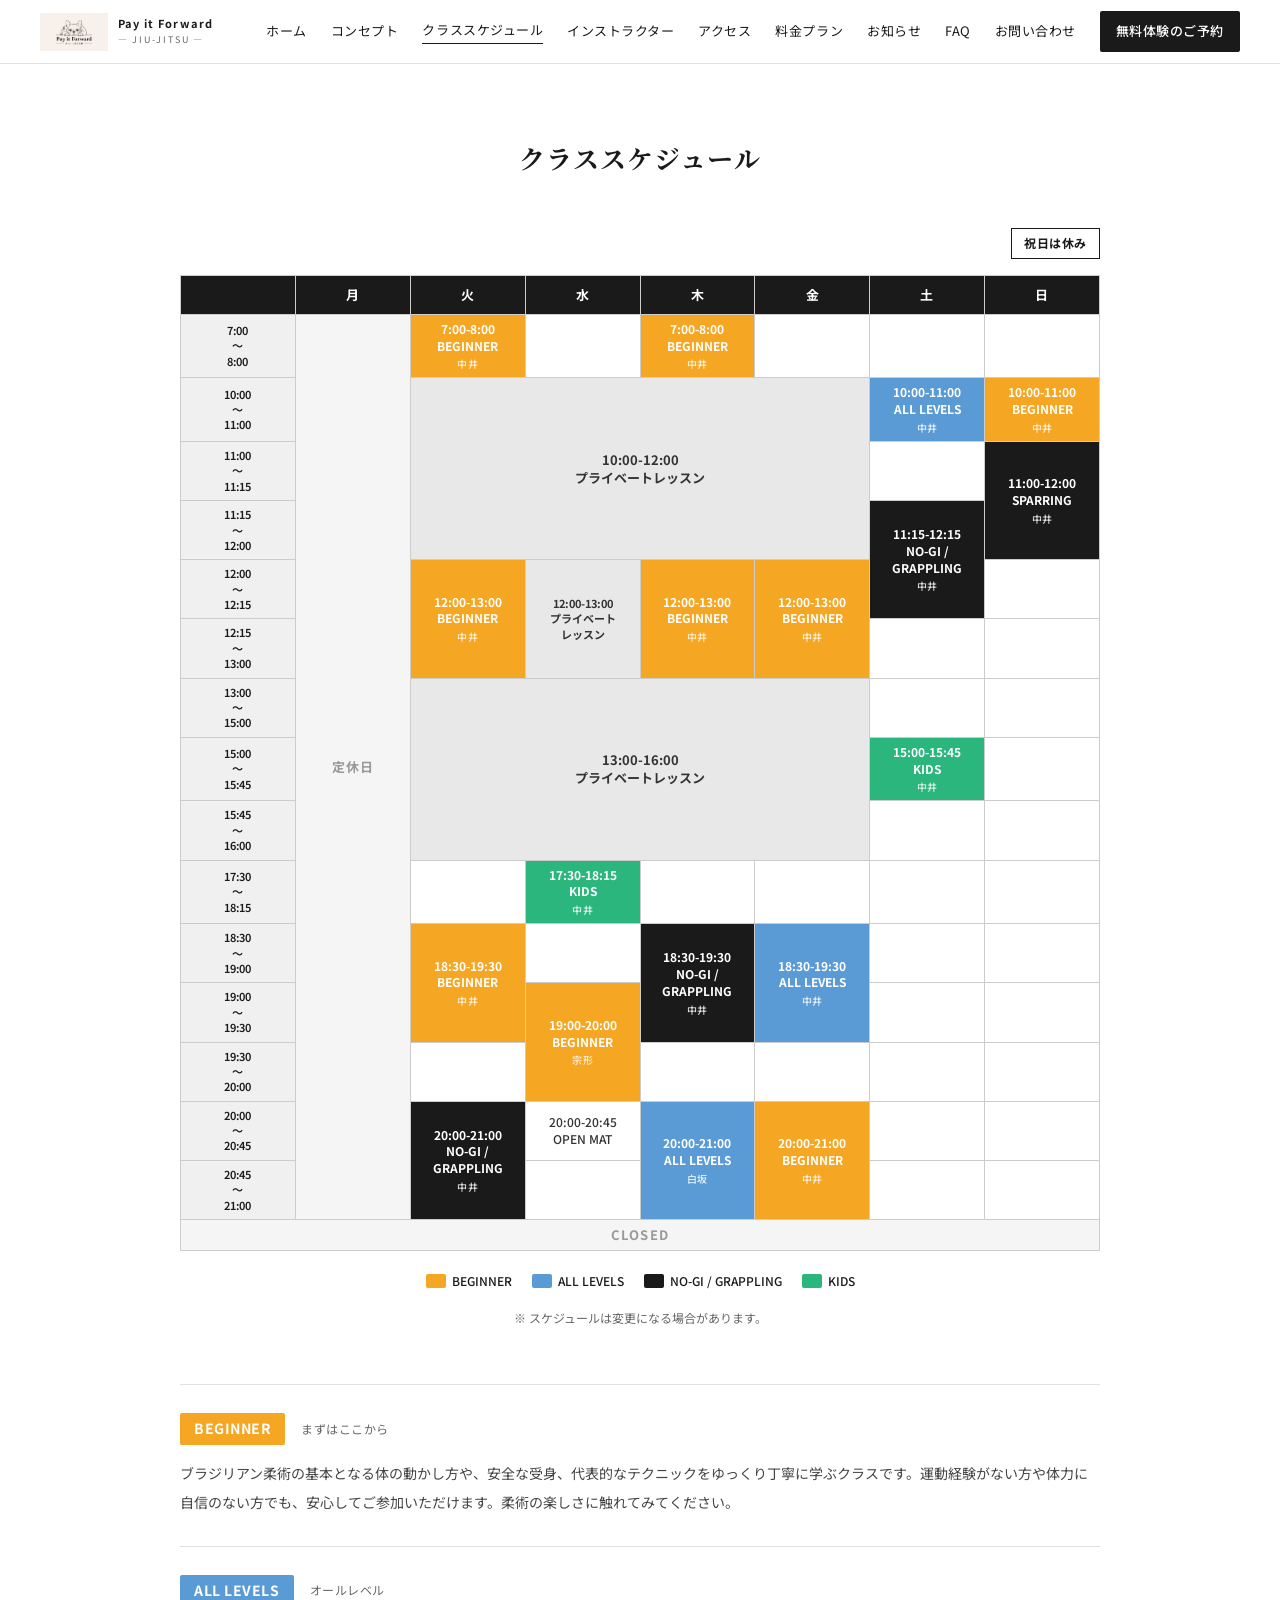
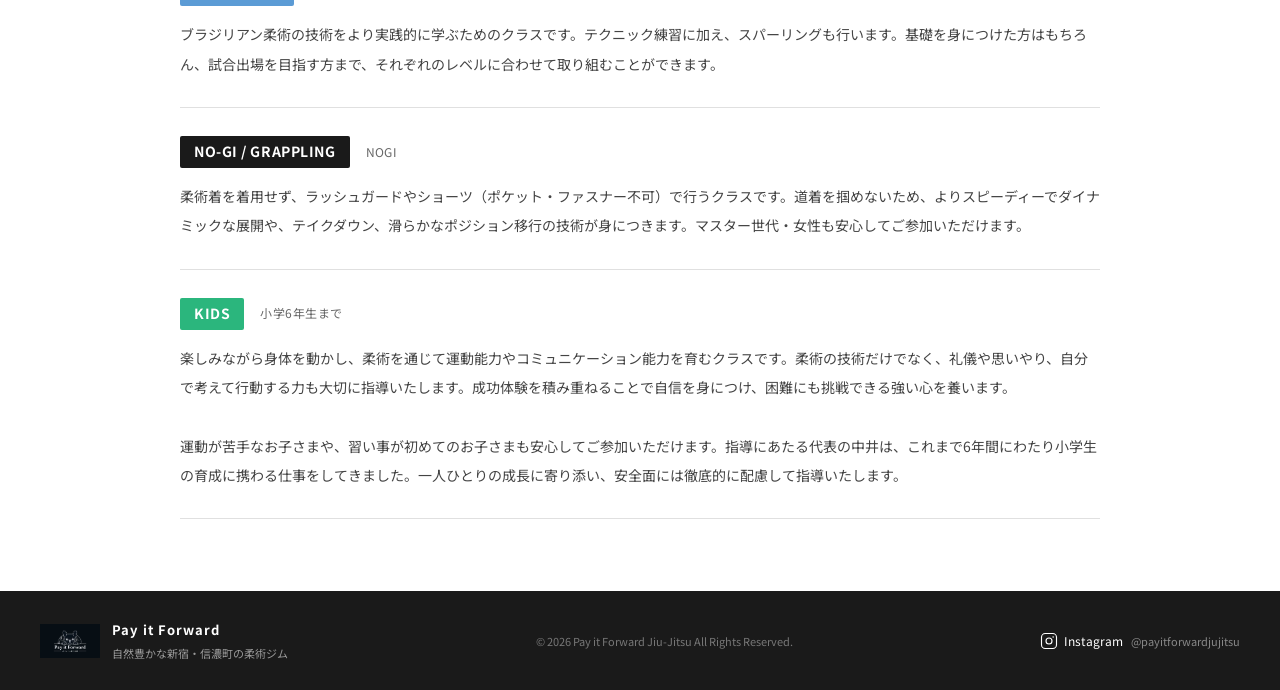
<file: schedule.html>
<!DOCTYPE html>
<html lang="ja">
<head>
    <meta charset="UTF-8">
  <meta name="color-scheme" content="light">
  <meta name="viewport" content="width=device-width, initial-scale=1.0">
  <meta name="description" content="BEGINNER・ALL LEVELS・NO-GI/GRAPPLING・KIDS・OPEN MATの週間スケジュール。朝7時・昼12時・夜のクラスと土日も開催。信濃町駅徒歩30秒。">
  <meta name="keywords" content="柔術,スケジュール,クラス,ビギナー,オールレベル,ノーギ,グラップリング,キッズ,スパーリング,信濃町">
  <meta name="robots" content="index, follow">
  <title>クラススケジュール｜Pay it Forward JIU-JITSU</title>

  <!-- OGP -->
  <meta property="og:type" content="website">
  <meta property="og:title" content="クラススケジュール｜Pay it Forward JIU-JITSU">
  <meta property="og:description" content="BEGINNER・ALL LEVELS・NO-GI/GRAPPLING・KIDS・OPEN MATの週間スケジュール。朝7時・昼12時・夜のクラスと土日も開催。信濃町駅徒歩30秒。">
  <meta property="og:url" content="https://payitforwardjiujitsu.com/schedule.html">
  <meta property="og:image" content="https://payitforwardjiujitsu.com/logo.png">
  <meta property="og:site_name" content="Pay it Forward JIU-JITSU">
  <meta property="og:locale" content="ja_JP">

  <!-- Twitter Card -->
  <meta name="twitter:card" content="summary">
  <meta name="twitter:title" content="クラススケジュール｜Pay it Forward JIU-JITSU">
  <meta name="twitter:description" content="BEGINNER・ALL LEVELS・NO-GI/GRAPPLING・KIDS・OPEN MATの週間スケジュール。朝7時・昼12時・夜のクラスと土日も開催。信濃町駅徒歩30秒。">
  <meta name="twitter:image" content="https://payitforwardjiujitsu.com/logo.png">

  <link rel="canonical" href="https://payitforwardjiujitsu.com/schedule.html">

  <!-- Favicon -->
  <link rel="icon" type="image/png" href="logo.png">
  <link rel="apple-touch-icon" href="logo.png">

  <!-- 表示速度最適化 -->
  <link rel="preconnect" href="https://fonts.googleapis.com">
  <link rel="preconnect" href="https://fonts.gstatic.com" crossorigin>
  <link rel="dns-prefetch" href="https://fonts.googleapis.com">

  <link rel="stylesheet" href="common.css">
  <style>
    .schedule-section {
      padding: 72px 40px;
      max-width: 1000px;
      margin: 0 auto;
    }

    .schedule-note-top {
      display: flex;
      justify-content: flex-end;
      margin-bottom: 16px;
    }

    .schedule-holiday-badge {
      border: 1.5px solid var(--black);
      font-size: 12px;
      font-weight: 700;
      padding: 4px 12px;
      letter-spacing: 0.05em;
    }

    /* ===== テーブルラッパー（横スクロール） ===== */
    .table-wrapper {
      overflow-x: auto;
      -webkit-overflow-scrolling: touch;
    }

    /* ===== スケジュールテーブル ===== */
    .schedule-table {
      width: 100%;
      min-width: 700px;
      border-collapse: collapse;
      font-size: 12px;
      table-layout: fixed;
    }

    .schedule-table th,
    .schedule-table td {
      border: 1px solid #ccc;
      text-align: center;
      vertical-align: middle;
      padding: 6px 4px;
      line-height: 1.4;
    }

    /* ヘッダー行 */
    .schedule-table thead th {
      background: var(--black);
      color: var(--white);
      font-weight: 700;
      font-size: 13px;
      padding: 10px 4px;
      letter-spacing: 0.04em;
    }

    /* 時間列 */
    .col-time {
      background: #f0f0f0;
      font-size: 11px;
      font-weight: 600;
      white-space: nowrap;
      width: 90px;
    }

    /* 空セル */
    .empty { background: #fff; }

    /* プライベートレッスン（大きいセル） */
    .private {
      background: #e8e8e8;
      font-size: 13px;
      font-weight: 700;
      color: #333;
    }

    /* クラス色 */
    .basic    { background: #f5a623; color: #fff; font-weight: 700; }
    .regular  { background: #5b9bd5; color: #fff; font-weight: 700; }
    .grappling{ background: #1a1a1a; color: #fff; font-weight: 700; }
    .ladies   { background: #e91e8c; color: #fff; font-weight: 700; }
    .kids     { background: #2bb67d; color: #fff; font-weight: 700; }
    .openmat  { background: #fff; color: #333; font-weight: 500; }
    .closed   { background: #f5f5f5; color: #999; font-size: 13px; font-weight: 700; letter-spacing: 0.1em; }

    /* 細い列に入るプライベート枠 */
    .private-narrow { font-size: 11px; line-height: 1.5; }

    /* 定休日（曜日まるごと） */
    .closed-day {
      background: #f5f5f5;
      color: #999;
      font-size: 13px;
      font-weight: 700;
      letter-spacing: 0.08em;
    }

    /* 担当インストラクター */
    .inst {
      display: block;
      font-size: 10px;
      font-weight: 500;
      letter-spacing: 0.02em;
      margin-top: 3px;
      opacity: 0.85;
    }

    /* ===== 凡例 ===== */
    .schedule-legend {
      display: flex;
      gap: 20px;
      flex-wrap: wrap;
      margin-top: 20px;
      justify-content: center;
    }

    .legend-item {
      display: flex;
      align-items: center;
      gap: 6px;
      font-size: 12px;
      font-weight: 500;
    }

    .legend-dot {
      width: 20px;
      height: 14px;
      border-radius: 2px;
      flex-shrink: 0;
    }

    .dot-basic    { background: #f5a623; }
    .dot-regular  { background: #5b9bd5; }
    .dot-grappling{ background: #1a1a1a; }
    .dot-ladies   { background: #e91e8c; }
    .dot-kids     { background: #2bb67d; }

    .schedule-footnote {
      font-size: 12px;
      color: var(--gray-text);
      margin-top: 16px;
      text-align: center;
    }

    /* ===== TABLET ===== */
    @media (max-width: 1024px) {
      .schedule-section { padding: 56px 24px; }
    }

    /* ===== SP ===== */
    @media (max-width: 768px) {
      .schedule-section { padding: 40px 16px; }
      .schedule-legend { gap: 12px; }
    }

    /* ===== クラス説明 ===== */
    .class-desc-section {
      margin-top: 56px;
      display: flex;
      flex-direction: column;
      gap: 0;
    }

    .class-desc-item {
      border-bottom: 1px solid var(--gray-mid);
      padding: 28px 0;
    }

    .class-desc-item:first-child {
      border-top: 1px solid var(--gray-mid);
    }

    .class-desc-header {
      display: flex;
      align-items: center;
      gap: 16px;
      margin-bottom: 14px;
      flex-wrap: wrap;
    }

    .class-desc-tag {
      font-size: 14px;
      font-weight: 700;
      letter-spacing: 0.04em;
      padding: 4px 14px;
      color: #fff;
      border-radius: 2px;
      white-space: nowrap;
    }

    .basic-header .class-desc-tag    { background: #f5a623; }
    .regular-header .class-desc-tag  { background: #5b9bd5; }
    .ladies-header .class-desc-tag   { background: #e91e8c; }
    .grappling-header .class-desc-tag{ background: #1a1a1a; }
    .kids-header .class-desc-tag     { background: #2bb67d; }

    .class-desc-target {
      font-size: 12px;
      color: var(--gray-text);
      letter-spacing: 0.04em;
    }

    .class-desc-body {
      font-size: 14px;
      line-height: 2.1;
      color: #444;
    }

    @media (max-width: 768px) {
      .class-desc-section { margin-top: 40px; }
      .class-desc-item { padding: 22px 0; }
      .class-desc-tag { font-size: 13px; }
      .class-desc-body { font-size: 13px; }
    }

    .swipe-hint {
      display: none;
      align-items: center;
      gap: 6px;
      font-size: 12px;
      color: #999;
      margin-bottom: 8px;
    }

    @media (max-width: 768px) {
      .swipe-hint { display: flex; }
    }
  </style>
</head>
<body>
  <div class="page-wrapper">

    <header class="site-header">
      <a href="index.html" class="site-logo">
        <img src="logo.png" alt="Pay it Forward Jiu-Jitsu ロゴ">
        <div><div class="logo-text">Pay it Forward</div><div class="logo-sub">— JIU-JITSU —</div></div>
      </a>
      <nav class="site-nav">
        <a href="index.html">ホーム</a>
        <a href="concept.html">コンセプト</a>
        <a href="schedule.html" class="active">クラススケジュール</a>
        <a href="instructor.html">インストラクター</a>
        <a href="access.html">アクセス</a>
        <a href="pricing.html">料金プラン</a>
        <a href="news.html">お知らせ</a>
        <a href="faq.html">FAQ</a>
        <a href="contact.html">お問い合わせ</a>
        <a href="contact.html" class="btn-cta">無料体験のご予約</a>
      </nav>
      <button class="hamburger" id="hamburger" aria-label="メニュー"><span></span><span></span><span></span></button>
    </header>

    <div class="mobile-menu" id="mobileMenu">
      <a href="index.html">ホーム</a>
      <a href="concept.html">コンセプト</a>
      <a href="schedule.html">クラススケジュール</a>
      <a href="instructor.html">インストラクター</a>
      <a href="access.html">アクセス</a>
      <a href="pricing.html">料金プラン</a>
      <a href="news.html">お知らせ</a>
      <a href="faq.html">FAQ</a>
      <a href="contact.html">お問い合わせ</a>
      <a href="contact.html" class="btn-cta">無料体験のご予約</a>
    </div>

    <main>
      <section class="schedule-section">
        <h1 class="section-title">クラススケジュール</h1>

        <div class="schedule-note-top">
          <span class="schedule-holiday-badge">祝日は休み</span>
        </div>

        <div class="swipe-hint">
          <svg width="16" height="16" viewBox="0 0 16 16" fill="none"><path d="M3 8h10M9 4l4 4-4 4" stroke="#999" stroke-width="1.3" stroke-linecap="round" stroke-linejoin="round"/></svg>
          右にスライド
        </div>
        <div class="table-wrapper">
          <table class="schedule-table">
            <thead>
              <tr>
                <th></th>
                <th>月</th>
                <th>火</th>
                <th>水</th>
                <th>木</th>
                <th>金</th>
                <th>土</th>
                <th>日</th>
              </tr>
            </thead>
            <tbody>

              <tr>
                <td class="col-time">7:00<br>〜<br>8:00</td>
                <td class="closed-day" rowspan="15">定休日</td>
                <td class="basic">7:00-8:00<br>BEGINNER<span class="inst">中井</span></td>
                <td class="empty"></td>
                <td class="basic">7:00-8:00<br>BEGINNER<span class="inst">中井</span></td>
                <td class="empty"></td>
                <td class="empty"></td>
                <td class="empty"></td>
              </tr>

              <tr>
                <td class="col-time">10:00<br>〜<br>11:00</td>
                <td class="private" rowspan="3" colspan="4">10:00-12:00<br>プライベートレッスン</td>
                <td class="regular">10:00-11:00<br>ALL LEVELS<span class="inst">中井</span></td>
                <td class="basic">10:00-11:00<br>BEGINNER<span class="inst">中井</span></td>
              </tr>

              <tr>
                <td class="col-time">11:00<br>〜<br>11:15</td>
                <td class="empty"></td>
                <td class="grappling" rowspan="2">11:00-12:00<br>SPARRING<span class="inst">中井</span></td>
              </tr>

              <tr>
                <td class="col-time">11:15<br>〜<br>12:00</td>
                <td class="grappling" rowspan="2">11:15-12:15<br>NO-GI / GRAPPLING<span class="inst">中井</span></td>
              </tr>

              <tr>
                <td class="col-time">12:00<br>〜<br>12:15</td>
                <td class="basic" rowspan="2">12:00-13:00<br>BEGINNER<span class="inst">中井</span></td>
                <td class="private private-narrow" rowspan="2">12:00-13:00<br>プライベート<br>レッスン</td>
                <td class="basic" rowspan="2">12:00-13:00<br>BEGINNER<span class="inst">中井</span></td>
                <td class="basic" rowspan="2">12:00-13:00<br>BEGINNER<span class="inst">中井</span></td>
                <td class="empty"></td>
              </tr>

              <tr>
                <td class="col-time">12:15<br>〜<br>13:00</td>
                <td class="empty"></td>
                <td class="empty"></td>
              </tr>

              <tr>
                <td class="col-time">13:00<br>〜<br>15:00</td>
                <td class="private" rowspan="3" colspan="4">13:00-16:00<br>プライベートレッスン</td>
                <td class="empty"></td>
                <td class="empty"></td>
              </tr>

              <tr>
                <td class="col-time">15:00<br>〜<br>15:45</td>
                <td class="kids">15:00-15:45<br>KIDS<span class="inst">中井</span></td>
                <td class="empty"></td>
              </tr>

              <tr>
                <td class="col-time">15:45<br>〜<br>16:00</td>
                <td class="empty"></td>
                <td class="empty"></td>
              </tr>

              <tr>
                <td class="col-time">17:30<br>〜<br>18:15</td>
                <td class="empty"></td>
                <td class="kids">17:30-18:15<br>KIDS<span class="inst">中井</span></td>
                <td class="empty"></td>
                <td class="empty"></td>
                <td class="empty"></td>
                <td class="empty"></td>
              </tr>

              <tr>
                <td class="col-time">18:30<br>〜<br>19:00</td>
                <td class="basic" rowspan="2">18:30-19:30<br>BEGINNER<span class="inst">中井</span></td>
                <td class="empty"></td>
                <td class="grappling" rowspan="2">18:30-19:30<br>NO-GI / GRAPPLING<span class="inst">中井</span></td>
                <td class="regular" rowspan="2">18:30-19:30<br>ALL LEVELS<span class="inst">中井</span></td>
                <td class="empty"></td>
                <td class="empty"></td>
              </tr>

              <tr>
                <td class="col-time">19:00<br>〜<br>19:30</td>
                <td class="basic" rowspan="2">19:00-20:00<br>BEGINNER<span class="inst">宗形</span></td>
                <td class="empty"></td>
                <td class="empty"></td>
              </tr>

              <tr>
                <td class="col-time">19:30<br>〜<br>20:00</td>
                <td class="empty"></td>
                <td class="empty"></td>
                <td class="empty"></td>
                <td class="empty"></td>
                <td class="empty"></td>
              </tr>

              <tr>
                <td class="col-time">20:00<br>〜<br>20:45</td>
                <td class="grappling" rowspan="2">20:00-21:00<br>NO-GI / GRAPPLING<span class="inst">中井</span></td>
                <td class="openmat">20:00-20:45<br>OPEN MAT</td>
                <td class="regular" rowspan="2">20:00-21:00<br>ALL LEVELS<span class="inst">白坂</span></td>
                <td class="basic" rowspan="2">20:00-21:00<br>BEGINNER<span class="inst">中井</span></td>
                <td class="empty"></td>
                <td class="empty"></td>
              </tr>

              <tr>
                <td class="col-time">20:45<br>〜<br>21:00</td>
                <td class="empty"></td>
                <td class="empty"></td>
                <td class="empty"></td>
              </tr>

              <!-- 祝日 -->
              <tr>
                <td colspan="8" class="closed">CLOSED</td>
              </tr>

            </tbody>
          </table>
        </div>

        <!-- 凡例 -->
        <div class="schedule-legend">
          <div class="legend-item"><span class="legend-dot dot-basic"></span>BEGINNER</div>
          <div class="legend-item"><span class="legend-dot dot-regular"></span>ALL LEVELS</div>
          <div class="legend-item"><span class="legend-dot dot-grappling"></span>NO-GI / GRAPPLING</div>
          <div class="legend-item"><span class="legend-dot dot-kids"></span>KIDS</div>
        </div>

        <p class="schedule-footnote">※ スケジュールは変更になる場合があります。</p>

        <!-- クラス説明 -->
        <div class="class-desc-section">

          <div class="class-desc-item">
            <div class="class-desc-header basic-header">
              <span class="class-desc-tag">BEGINNER</span>
              <span class="class-desc-target">まずはここから</span>
            </div>
            <p class="class-desc-body">ブラジリアン柔術の基本となる体の動かし方や、安全な受身、代表的なテクニックをゆっくり丁寧に学ぶクラスです。運動経験がない方や体力に自信のない方でも、安心してご参加いただけます。柔術の楽しさに触れてみてください。</p>
          </div>

          <div class="class-desc-item">
            <div class="class-desc-header regular-header">
              <span class="class-desc-tag">ALL LEVELS</span>
              <span class="class-desc-target">オールレベル</span>
            </div>
            <p class="class-desc-body">ブラジリアン柔術の技術をより実践的に学ぶためのクラスです。テクニック練習に加え、スパーリングも行います。基礎を身につけた方はもちろん、試合出場を目指す方まで、それぞれのレベルに合わせて取り組むことができます。</p>
          </div>


          <div class="class-desc-item">
            <div class="class-desc-header grappling-header">
              <span class="class-desc-tag">NO-GI / GRAPPLING</span>
              <span class="class-desc-target">NOGI</span>
            </div>
            <p class="class-desc-body">柔術着を着用せず、ラッシュガードやショーツ（ポケット・ファスナー不可）で行うクラスです。道着を掴めないため、よりスピーディーでダイナミックな展開や、テイクダウン、滑らかなポジション移行の技術が身につきます。マスター世代・女性も安心してご参加いただけます。</p>
          </div>

          <div class="class-desc-item">
            <div class="class-desc-header kids-header">
              <span class="class-desc-tag">KIDS</span>
              <span class="class-desc-target">小学6年生まで</span>
            </div>
            <p class="class-desc-body">楽しみながら身体を動かし、柔術を通じて運動能力やコミュニケーション能力を育むクラスです。柔術の技術だけでなく、礼儀や思いやり、自分で考えて行動する力も大切に指導いたします。成功体験を積み重ねることで自信を身につけ、困難にも挑戦できる強い心を養います。<br><br>運動が苦手なお子さまや、習い事が初めてのお子さまも安心してご参加いただけます。指導にあたる代表の中井は、これまで6年間にわたり小学生の育成に携わる仕事をしてきました。一人ひとりの成長に寄り添い、安全面には徹底的に配慮して指導いたします。</p>
          </div>

        </div>

      </section>
    </main>

    <footer class="site-footer">
      <div class="footer-logo">
        <img src="logo.png" alt="ロゴ">
        <div><div class="footer-logo-name">Pay it Forward</div><div class="footer-logo-tagline">自然豊かな新宿・信濃町の柔術ジム</div></div>
      </div>
      <div class="footer-copy">&copy; 2026 Pay it Forward Jiu-Jitsu All Rights Reserved.</div>
      <div class="footer-sns">
        <a href="https://www.instagram.com/payitforwardjiujitsu?igsh=d3Uzd296cXIxdXo=" target="_blank" rel="noopener">
          <svg width="18" height="18" viewBox="0 0 24 24" fill="none"><rect x="2" y="2" width="20" height="20" rx="5" stroke="white" stroke-width="1.5"/><circle cx="12" cy="12" r="4" stroke="white" stroke-width="1.5"/><circle cx="17.5" cy="6.5" r="1" fill="white"/></svg>
          Instagram
        </a>
        <span class="footer-sns-handle">@payitforwardjujitsu</span>
      </div>
    </footer>

  </div>
  <script>
    var ham = document.getElementById('hamburger');
    var menu = document.getElementById('mobileMenu');
    ham.addEventListener('click', function() { ham.classList.toggle('open'); menu.classList.toggle('open'); document.body.classList.toggle('menu-open'); });
    menu.querySelectorAll('a').forEach(function(a) { a.addEventListener('click', function() { ham.classList.remove('open'); menu.classList.remove('open'); document.body.classList.remove('menu-open'); }); });
  </script>
</body>
</html>
</file>
<file: common.css>
/* ===== GOOGLE FONTS ===== */
@import url('https://fonts.googleapis.com/css2?family=Noto+Sans+JP:wght@300;400;500;700&family=Noto+Serif+JP:wght@400;700&display=swap');

/* ===== RESET & BASE ===== */
*, *::before, *::after { box-sizing: border-box; margin: 0; padding: 0; }

:root {
  --black: #1a1a1a;
  --white: #ffffff;
  --gray-light: #f5f5f5;
  --gray-mid: #e0e0e0;
  --gray-text: #666666;
  --font-serif: 'Noto Serif JP', 'Georgia', serif;
  --font-sans: 'Noto Sans JP', 'Helvetica Neue', sans-serif;
  --header-h: 64px;
}

html {
  font-size: 16px;
  scroll-behavior: smooth;
  color-scheme: light only;
}

body {
  font-family: var(--font-sans);
  color: #1a1a1a;
  background-color: #ffffff;
  line-height: 1.7;
  overflow-x: hidden;
  -webkit-font-smoothing: antialiased;
}

/* ダークモード完全無効化
   ※ここに `* { background-color: inherit }` を書かないこと。
     全要素が親の背景色を継承してしまい、写真の上に乗せた文字ブロックが
     不透明なベタ塗りの箱になってヒーローが崩れる（iPhoneのダークモードで発生） */
@media (prefers-color-scheme: dark) {
  html { color-scheme: light; }
  body { background-color: #ffffff !important; color: #1a1a1a !important; }
}

img { max-width: 100%; height: auto; display: block; }
a { color: inherit; text-decoration: none; }
ul { list-style: none; }

/* ===== HEADER ===== */
.site-header {
  display: flex;
  align-items: center;
  justify-content: space-between;
  padding: 0 40px;
  height: var(--header-h);
  border-bottom: 1px solid var(--gray-mid);
  background: var(--white);
  position: sticky;
  top: 0;
  z-index: 200;
}

.site-logo {
  display: flex;
  align-items: center;
  gap: 10px;
  flex-shrink: 0;
}

.site-logo img { height: 38px; width: auto; }

.logo-text {
  font-size: 11px;
  font-weight: 700;
  letter-spacing: 0.1em;
  line-height: 1.4;
}

.logo-sub {
  font-size: 9px;
  letter-spacing: 0.2em;
  color: var(--gray-text);
}

/* ===== NAV (PC) ===== */
.site-nav {
  display: flex;
  align-items: center;
  gap: 24px;
}

.site-nav a {
  font-size: 13px;
  color: var(--black);
  letter-spacing: 0.04em;
  white-space: nowrap;
  transition: opacity 0.2s;
}

.site-nav a:hover { opacity: 0.5; }

.site-nav a.active {
  border-bottom: 1.5px solid var(--black);
  padding-bottom: 1px;
}

.btn-cta {
  background: var(--black);
  color: var(--white) !important;
  padding: 9px 16px;
  font-size: 12px;
  font-weight: 500;
  letter-spacing: 0.05em;
  white-space: nowrap;
  border-radius: 2px;
  transition: opacity 0.2s;
}

.btn-cta:hover { opacity: 0.7 !important; border-bottom: none !important; }

/* ===== HAMBURGER (SP/TAB) ===== */
.hamburger {
  display: none;
  flex-direction: column;
  justify-content: center;
  gap: 5px;
  width: 32px;
  height: 32px;
  cursor: pointer;
  background: none;
  border: none;
  padding: 4px;
  z-index: 300;
}

.hamburger span {
  display: block;
  height: 1.5px;
  background: var(--black);
  transition: all 0.3s;
  transform-origin: center;
}

.hamburger.open span:nth-child(1) { transform: translateY(6.5px) rotate(45deg); }
.hamburger.open span:nth-child(2) { opacity: 0; }
.hamburger.open span:nth-child(3) { transform: translateY(-6.5px) rotate(-45deg); }

/* ===== MOBILE MENU OVERLAY ===== */
.mobile-menu {
  display: none;
  position: fixed;
  inset: 0;
  background: var(--white);
  z-index: 150;
  flex-direction: column;
  align-items: center;
  justify-content: center;
  gap: 0;
  padding-top: var(--header-h);
}

.mobile-menu.open { display: flex; }

.mobile-menu a {
  font-size: 16px;
  font-weight: 500;
  letter-spacing: 0.08em;
  color: var(--black);
  width: 100%;
  max-width: 320px;
  padding: 18px 0;
  text-align: center;
  border-bottom: 1px solid var(--gray-mid);
}

.mobile-menu .btn-cta {
  margin-top: 32px;
  background: var(--black);
  color: var(--white) !important;
  border-radius: 2px;
  border-bottom: none !important;
  padding: 14px 32px;
  font-size: 14px;
  max-width: 280px;
}

/* ===== BUTTONS ===== */
.btn-primary {
  display: inline-flex;
  align-items: center;
  gap: 10px;
  background: var(--black);
  color: var(--white);
  padding: 14px 28px;
  font-size: 14px;
  font-weight: 500;
  letter-spacing: 0.08em;
  border: none;
  cursor: pointer;
  transition: opacity 0.2s;
  font-family: var(--font-sans);
}

.btn-primary:hover { opacity: 0.75; }

/* ===== SECTION TITLE ===== */
.section-title {
  font-family: var(--font-serif);
  font-size: 26px;
  font-weight: 700;
  letter-spacing: 0.05em;
  text-align: center;
  margin-bottom: 48px;
}

/* ===== PAGE WRAPPER ===== */
.page-wrapper { min-height: 100vh; display: flex; flex-direction: column; }
main { flex: 1; }

/* ===== FOOTER ===== */
.site-footer {
  background: var(--black);
  color: var(--white);
  padding: 28px 40px;
  display: flex;
  align-items: center;
  justify-content: space-between;
  gap: 16px;
  flex-wrap: wrap;
}

.footer-logo { display: flex; align-items: center; gap: 12px; }
.footer-logo img { height: 34px; filter: invert(1); }
.footer-logo-name { font-size: 13px; font-weight: 700; letter-spacing: 0.08em; }
.footer-logo-tagline { font-size: 11px; color: #999; margin-top: 2px; }
.footer-copy { font-size: 11px; color: #777; }

.footer-sns { display: flex; align-items: center; gap: 8px; }
.footer-sns a {
  display: flex; align-items: center; gap: 6px;
  font-size: 12px; color: var(--white);
  transition: opacity 0.2s;
}
.footer-sns a:hover { opacity: 0.7; }
.footer-sns-handle { font-size: 11px; color: #888; }

/* ===== HAMBURGER JS ===== */
/* toggled via JS: body.menu-open */
body.menu-open { overflow: hidden; }

/* ============================================================
   RESPONSIVE BREAKPOINTS
   PC:      1025px〜
   Tablet:  769px〜1024px
   SP:      〜768px
   ============================================================ */

/* ---------- Tablet ---------- */
/* 1200px以下：ヘッダーが横にはみ出して横スクロールが出るのを防ぐ */
@media (max-width: 1200px) {
  .site-header { padding: 0 24px; }
  .site-nav { gap: 14px; }
  .site-nav a { font-size: 12px; }
  .btn-cta { padding: 9px 12px; font-size: 11px; }
}

@media (max-width: 1024px) {
  .site-header { padding: 0 16px; }
  .site-nav { gap: 10px; }
  .site-nav a { font-size: 11px; }
  .site-header .btn-cta { display: none; }
  .site-footer { padding: 24px 24px; }
  .section-title { font-size: 24px; }
}

/* ---------- Tablet以下: ハンバーガー ---------- */
@media (max-width: 768px) {
  :root { --header-h: 56px; }
  .site-header { padding: 0 20px; }
  .site-nav { display: none; }
  .hamburger { display: flex; }
  .section-title { font-size: 20px; margin-bottom: 28px; }

  .site-footer {
    flex-direction: column;
    align-items: flex-start;
    gap: 16px;
    padding: 24px 20px;
  }

  .footer-copy { font-size: 10px; }
}

/* ---------- SP ---------- */
@media (max-width: 480px) {
  .btn-primary { font-size: 13px; padding: 12px 20px; }
}
</file>
